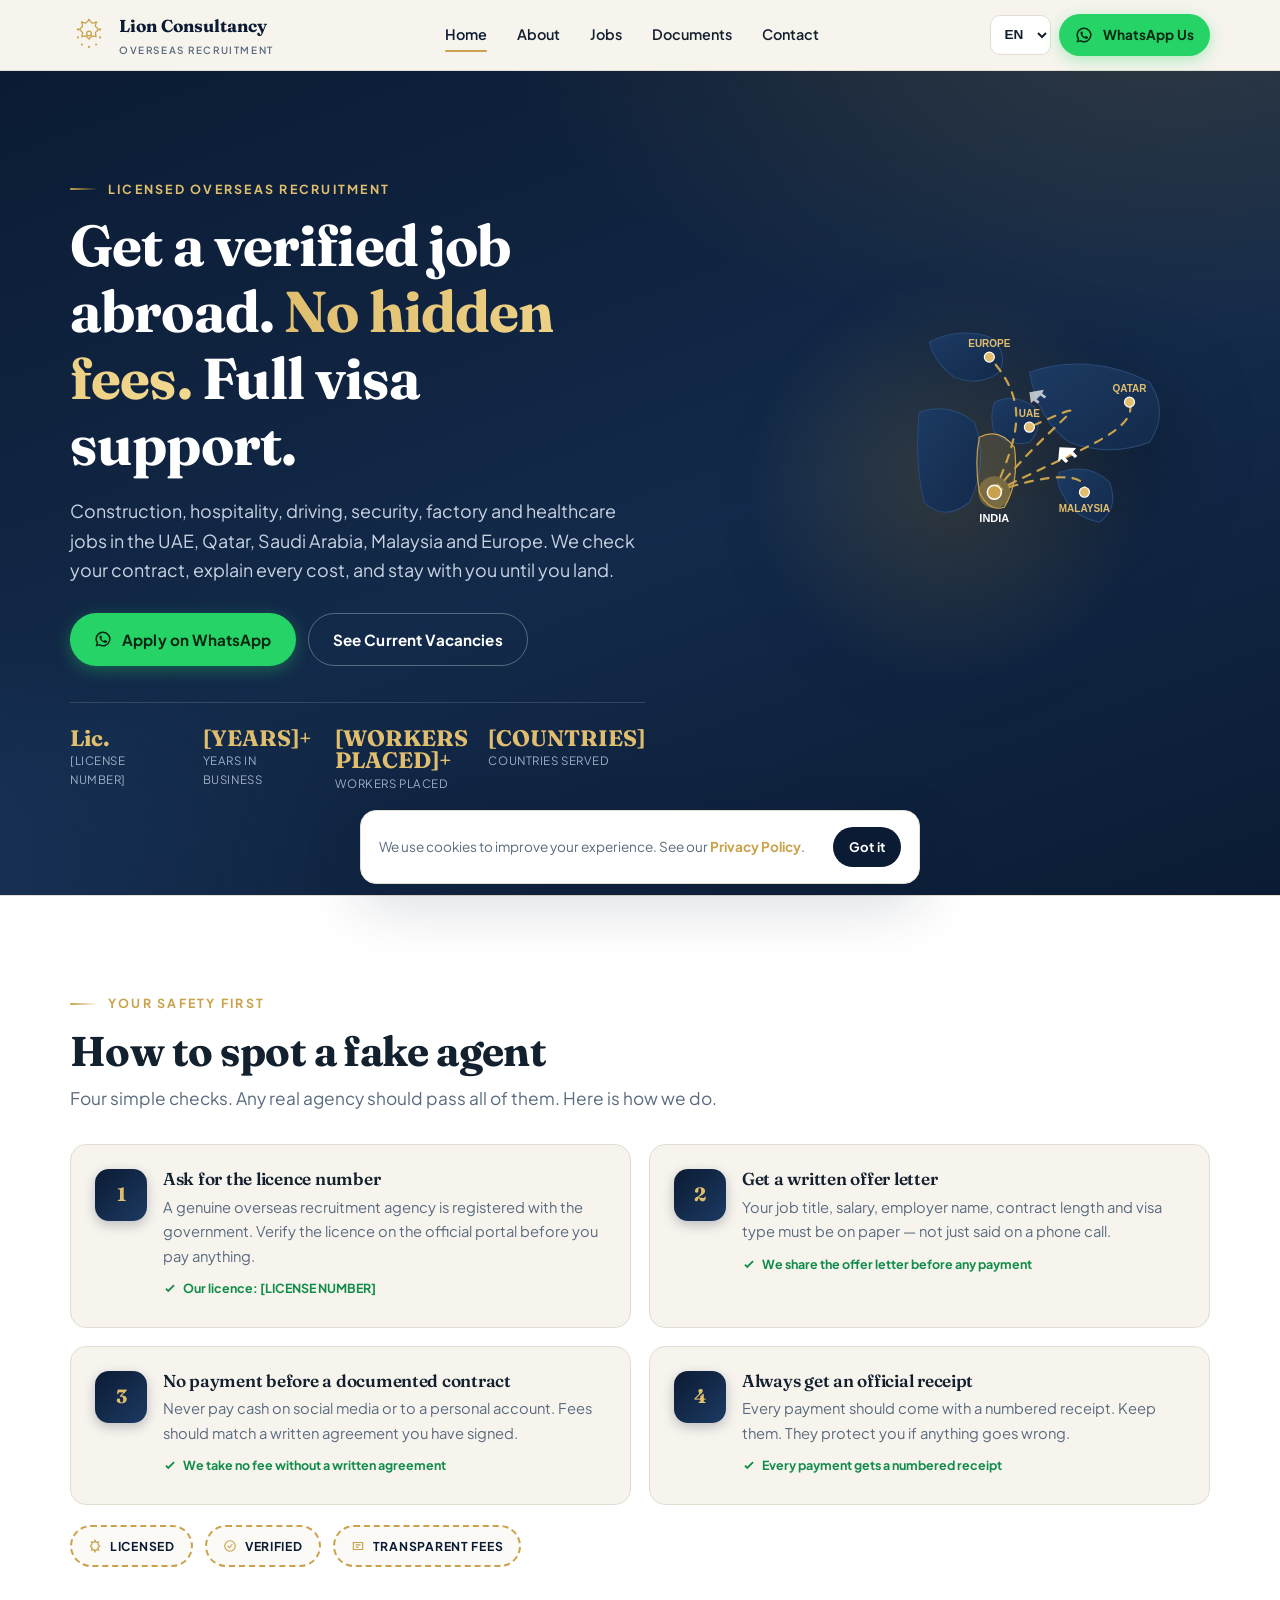
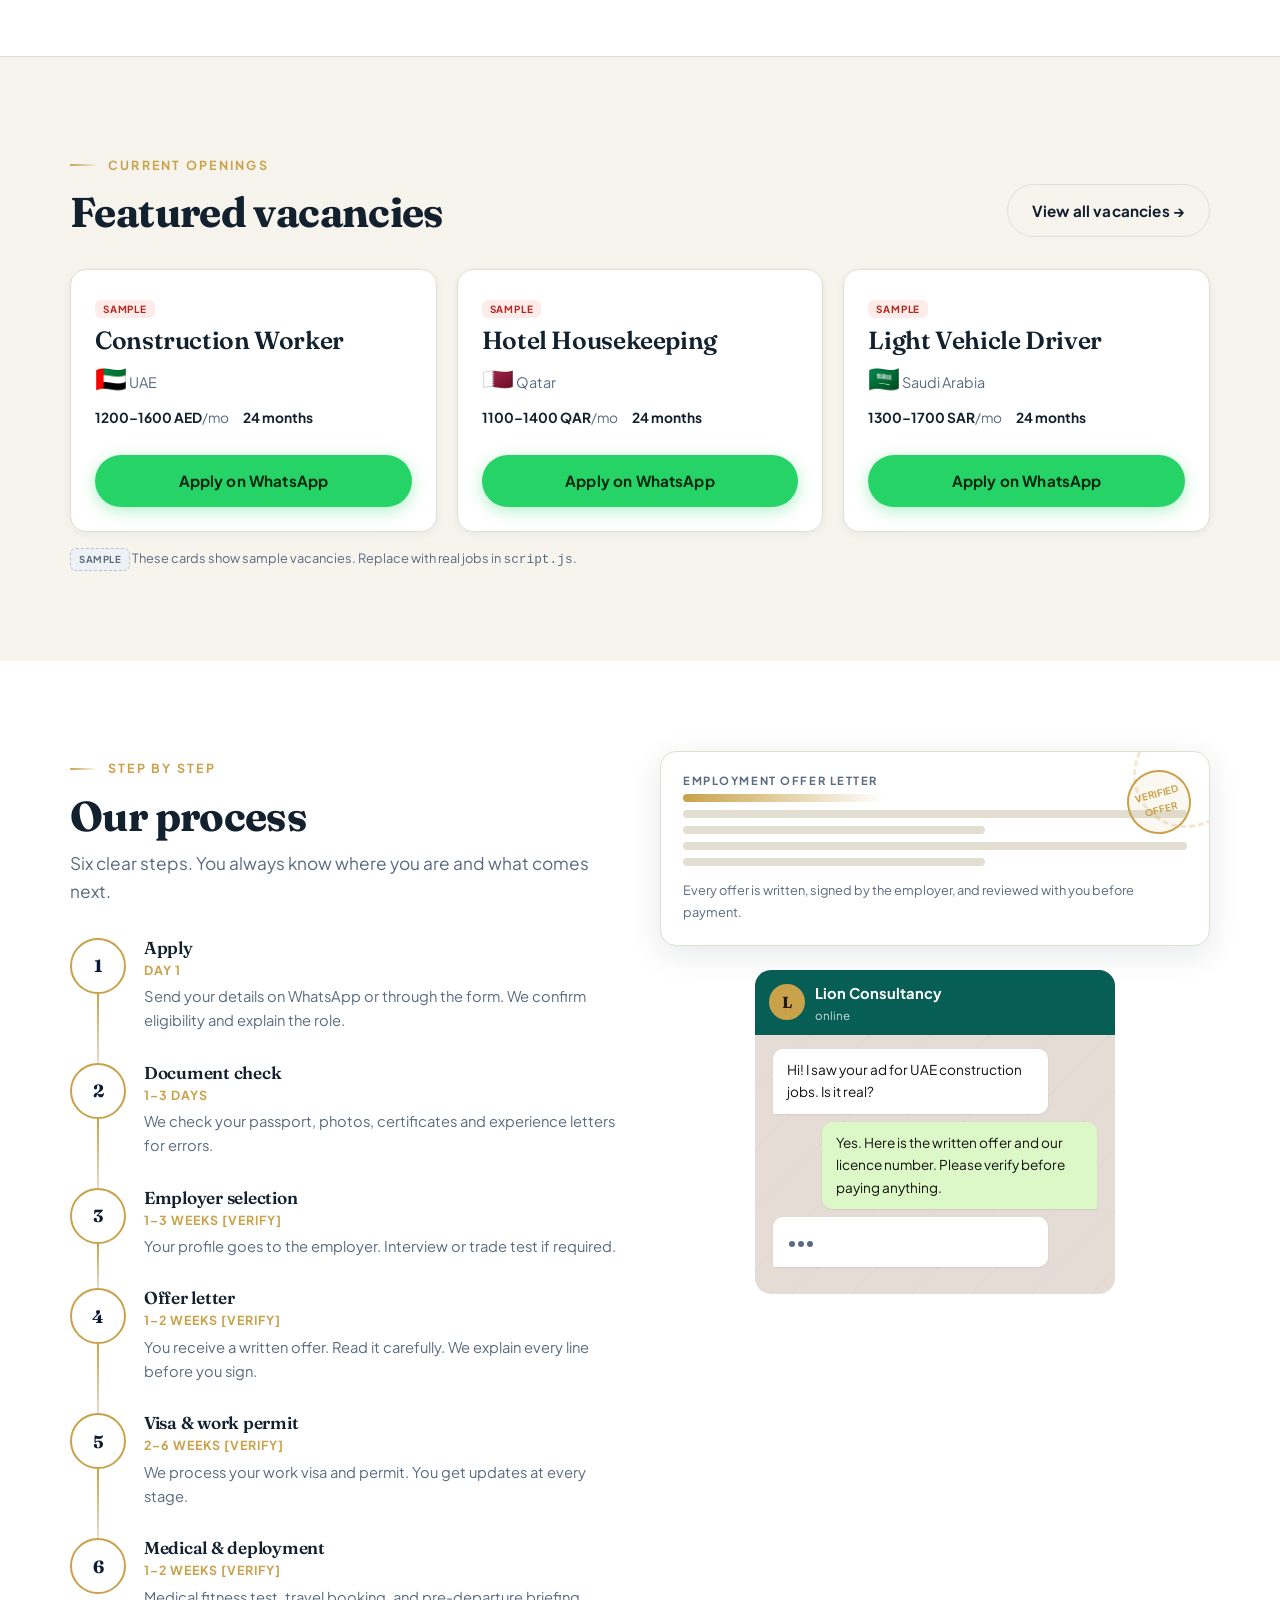
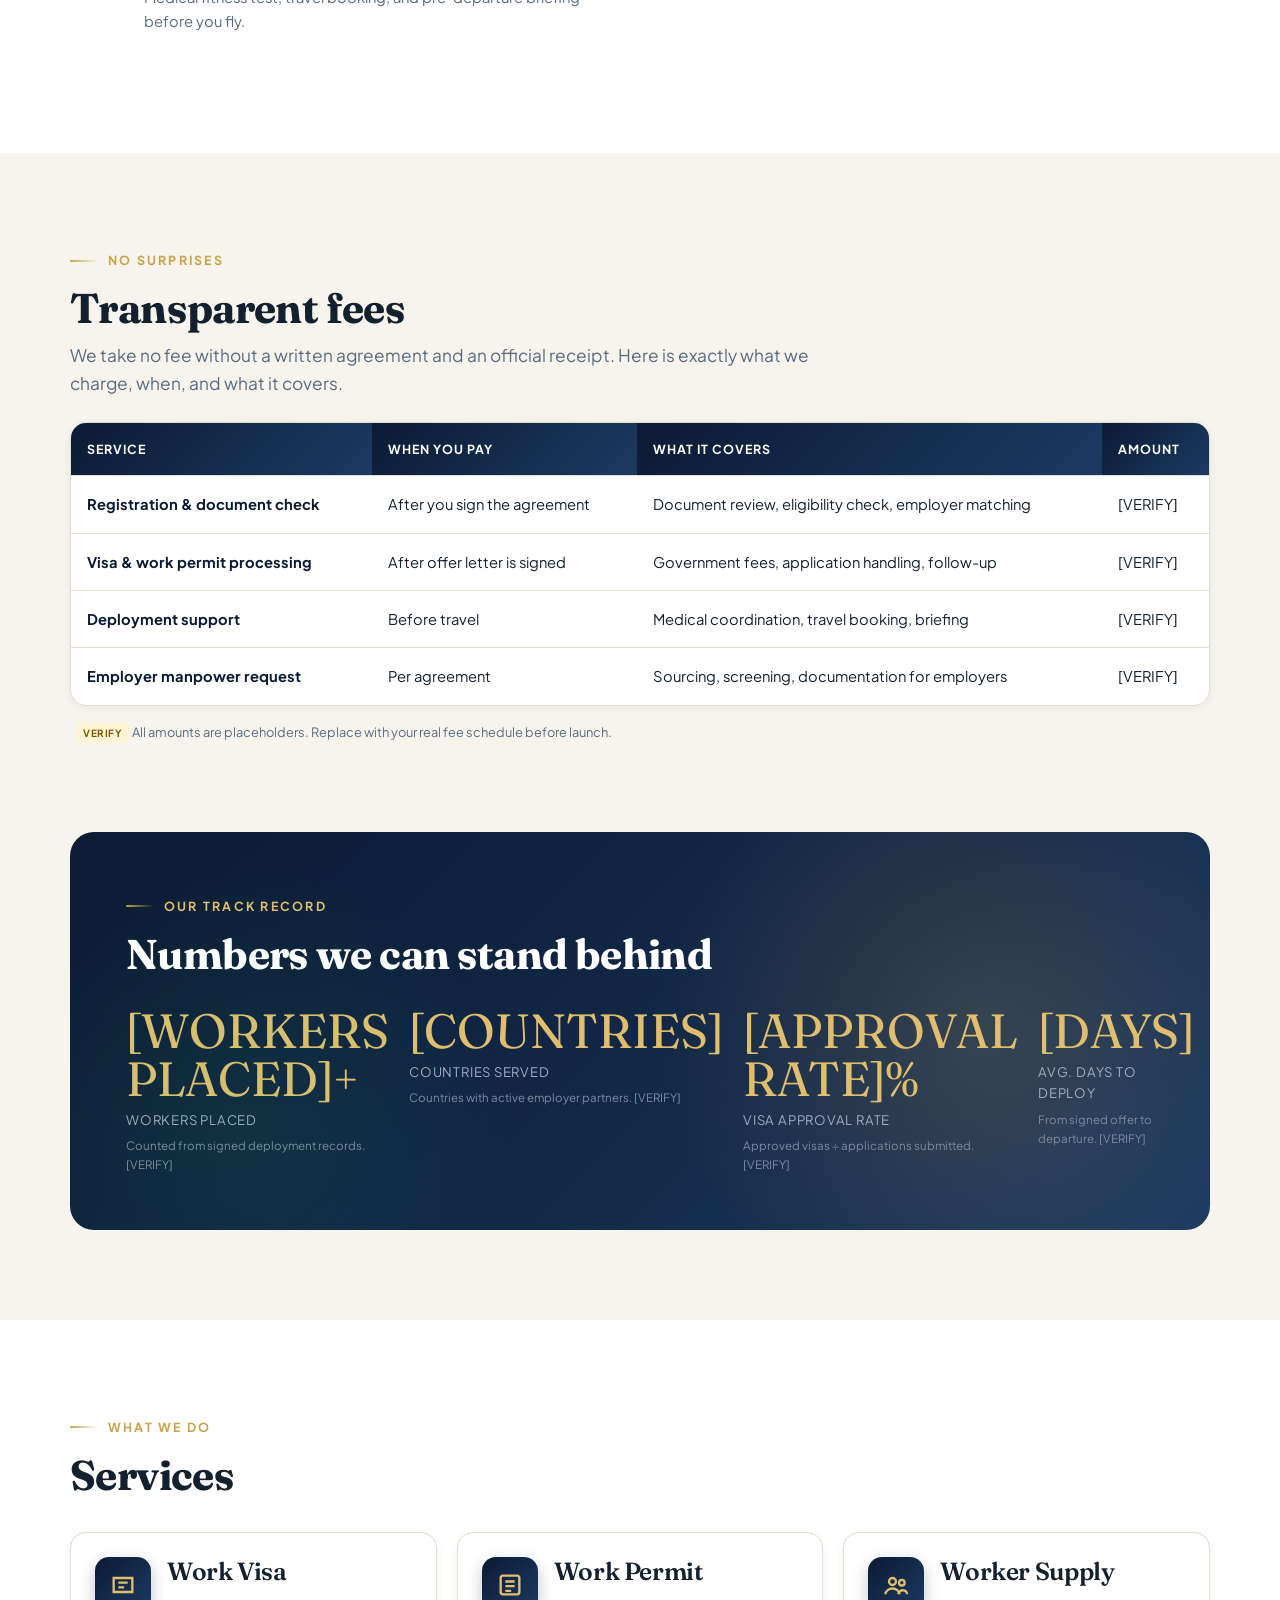
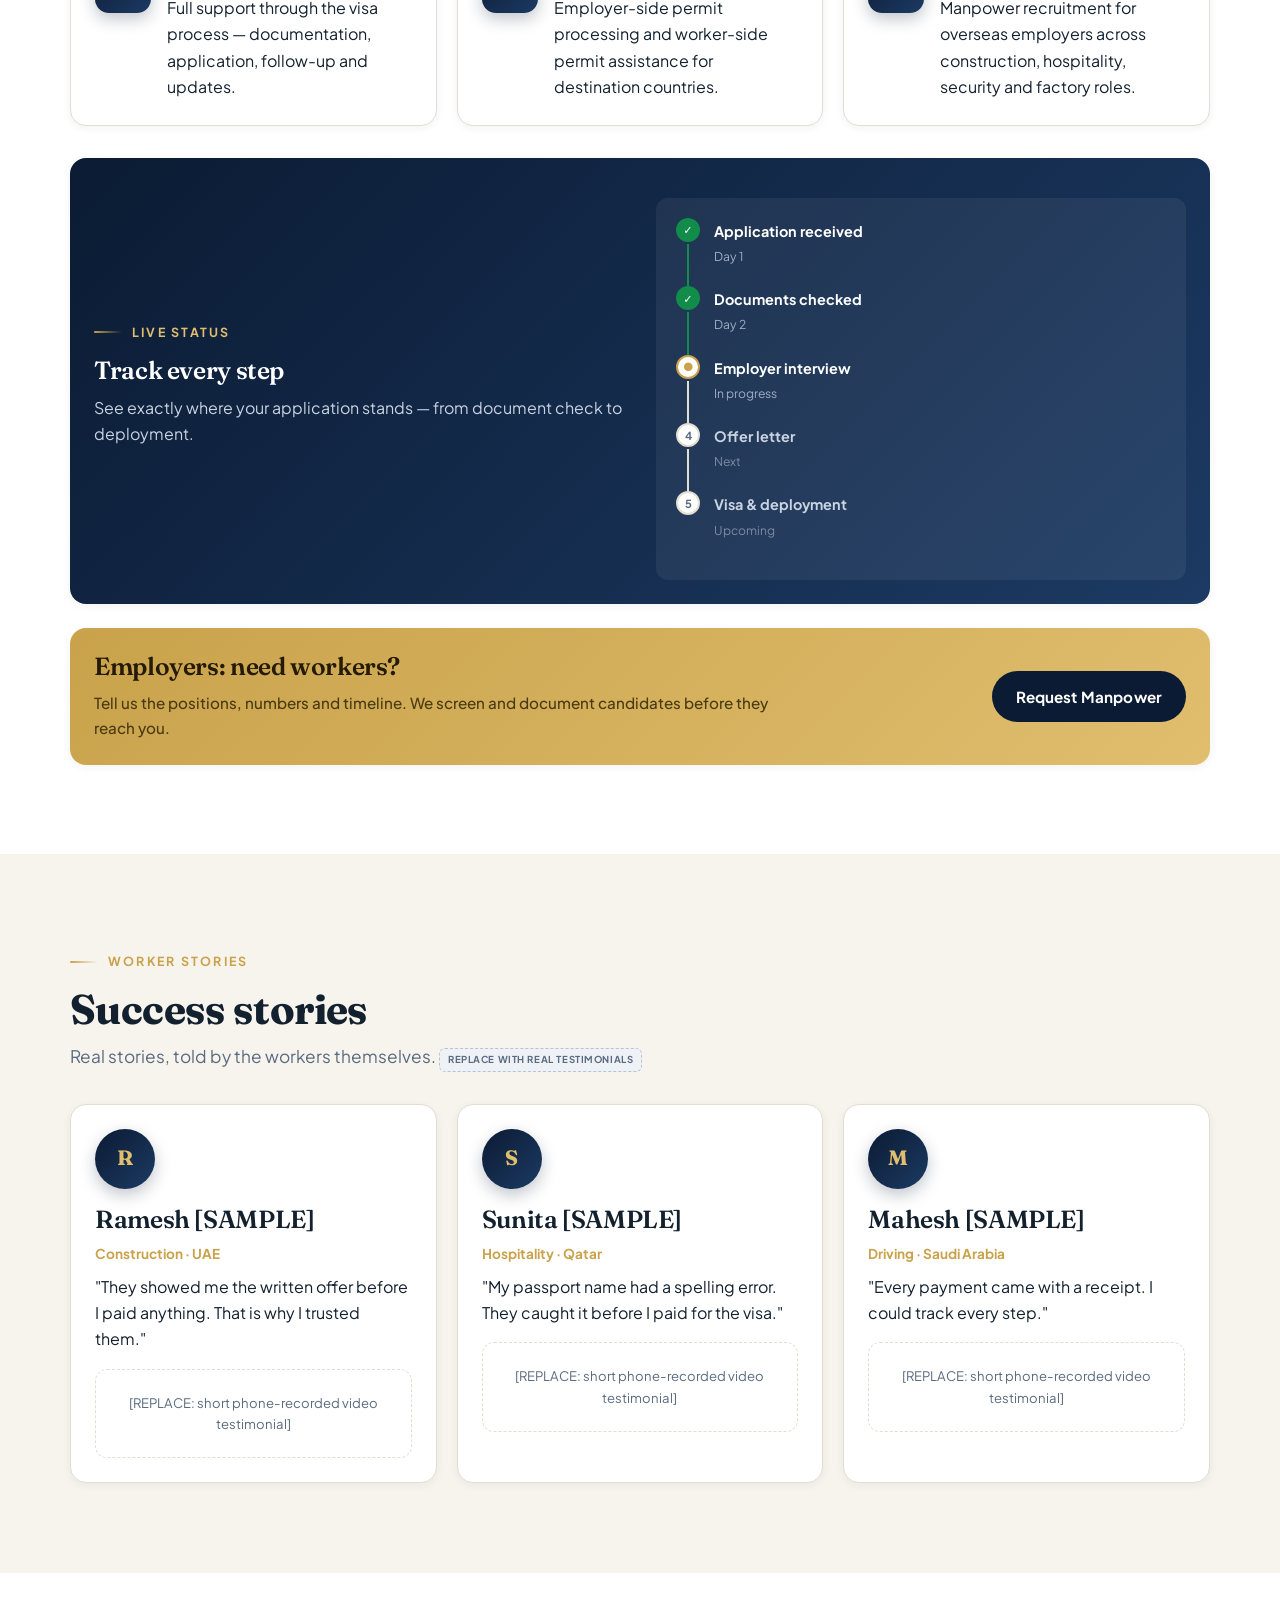
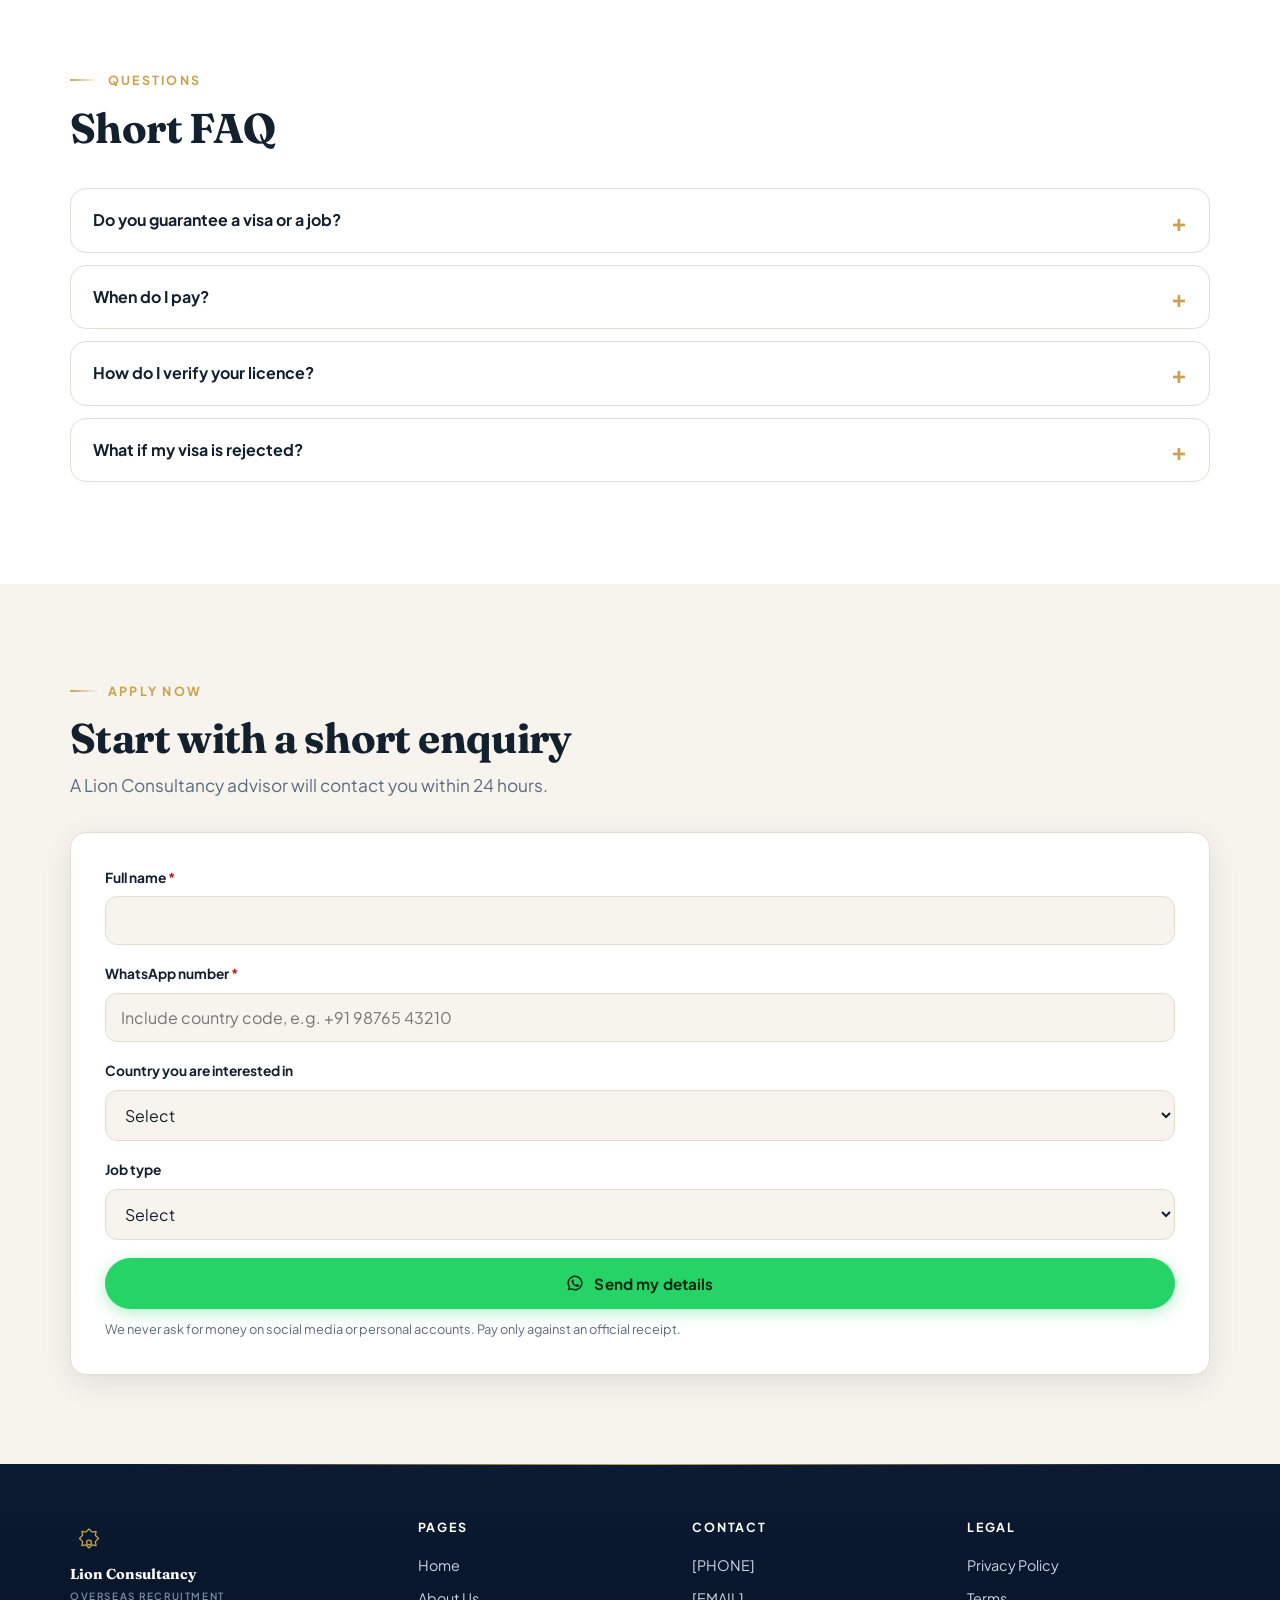
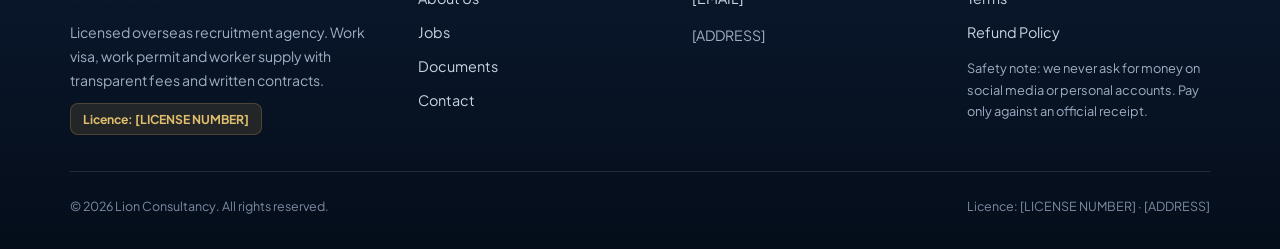
<file: index.html>
<!DOCTYPE html>
<html lang="en">
<head>
<meta charset="UTF-8">
<meta name="viewport" content="width=device-width, initial-scale=1">
<title>Lion Consultancy — Verified Jobs Abroad, No Hidden Fees, Full Visa Support</title>
<meta name="description" content="Lion Consultancy is a licensed overseas recruitment agency helping job seekers get verified jobs in UAE, Qatar, Saudi Arabia, Malaysia and Europe. Transparent fees, written contracts, full visa support.">
<meta property="og:title" content="Lion Consultancy — Verified Jobs Abroad">
<meta property="og:description" content="Work visa, work permit and manpower support with transparent fees and written contracts.">
<meta property="og:type" content="website">
<meta property="og:url" content="https://example.com/">
<link rel="preconnect" href="https://fonts.googleapis.com">
<link rel="preconnect" href="https://fonts.gstatic.com" crossorigin>
<link href="https://fonts.googleapis.com/css2?family=Fraunces:wght@600;700&family=Plus+Jakarta+Sans:wght@400;500;600;700&display=swap" rel="stylesheet">
<link rel="stylesheet" href="style.css">
<link rel="icon" type="image/svg+xml" href="data:image/svg+xml,%3Csvg xmlns='http://www.w3.org/2000/svg' viewBox='0 0 32 32'%3E%3Crect width='32' height='32' rx='8' fill='%230B1B33'/%3E%3Cpath d='M16 6l3 3 4-1-1 4 2 3-2 3-4-1-2 3-2-3-4 1 1-4-2-3 2-3 4 1z' fill='%23C9A24B'/%3E%3C/svg%3E">
<!-- META PIXEL PLACEHOLDER — paste pixel base code here -->
<script>
/* META PIXEL base code placeholder
   !function(f,b,e,v,n,t,s){...}(window,document,'script','https://connect.facebook.net/en_US/fbevents.js');
   fbq('init','[PIXEL_ID]'); fbq('track','PageView');
*/
</script>
<script type="application/ld+json">
{
  "@context":"https://schema.org","@type":"Organization","name":"Lion Consultancy",
  "description":"Licensed overseas recruitment agency: work visa, work permit, worker supply.",
  "url":"https://example.com/","telephone":"[PHONE]","email":"[EMAIL]",
  "address":{"@type":"PostalAddress","streetAddress":"[ADDRESS]"}
}
</script>
<script type="application/ld+json">
{
  "@context":"https://schema.org","@type":"LocalBusiness","name":"Lion Consultancy",
  "image":"https://example.com/og.jpg","telephone":"[PHONE]","email":"[EMAIL]",
  "address":{"@type":"PostalAddress","streetAddress":"[ADDRESS]"},
  "openingHours":"Mo-Fr 09:00-18:00"
}
</script>
</head>
<body>

<!-- ============ HEADER ============ -->
<header class="site-header">
  <div class="header-inner">
    <a class="brand" href="index.html" aria-label="Lion Consultancy home">
      <svg viewBox="0 0 48 48" aria-hidden="true" role="img">
        <g fill="none" stroke="currentColor" stroke-width="1.6" stroke-linejoin="round">
          <path d="M24 5l4 4 5-1-1 5 4 4-4 4 1 5-5-1-4 4-4-4-5 1 1-5-4-4 4-4-1-5 5 1z"/>
          <circle cx="24" cy="22" r="3"/>
        </g>
        <g fill="currentColor"><circle cx="24" cy="5" r="1.4"/><circle cx="33" cy="8" r="1.4"/><circle cx="38" cy="17" r="1.4"/><circle cx="38" cy="27" r="1.4"/><circle cx="33" cy="36" r="1.4"/><circle cx="24" cy="39" r="1.4"/><circle cx="15" cy="36" r="1.4"/><circle cx="10" cy="27" r="1.4"/><circle cx="10" cy="17" r="1.4"/><circle cx="15" cy="8" r="1.4"/></g>
      </svg>
      <div>Lion Consultancy<small>Overseas Recruitment</small></div>
    </a>

    <nav class="nav-desktop" aria-label="Primary">
      <a href="index.html">Home</a>
      <a href="about.html">About</a>
      <a href="jobs.html">Jobs</a>
      <a href="documents.html">Documents</a>
      <a href="contact.html">Contact</a>
    </nav>

    <div class="header-actions">
      <select id="lang" class="lang-select" aria-label="Language">
        <option value="en">EN</option><option value="hi">हिं</option><option value="gu">ગુ</option>
      </select>
      <a class="btn btn-wa" data-wa="Hello Lion Consultancy, I want to apply for a job abroad. Please guide me." href="#" aria-label="WhatsApp Us">
        <svg viewBox="0 0 24 24" fill="currentColor" aria-hidden="true"><path d="M12 2a10 10 0 0 0-8.5 15.3L2 22l4.8-1.5A10 10 0 1 0 12 2zm0 18a8 8 0 0 1-4.1-1.1l-.3-.2-2.8.9.9-2.7-.2-.3A8 8 0 1 1 12 20zm4.4-6c-.2-.1-1.4-.7-1.6-.8-.2-.1-.4-.1-.5.1-.2.2-.6.8-.7 1-.1.2-.3.2-.5.1-.2-.1-1-.4-1.9-1.2-.7-.6-1.2-1.4-1.3-1.6-.1-.2 0-.4.1-.5l.4-.5c.1-.2.1-.3.2-.5 0-.2 0-.3-.1-.5-.1-.2-.5-1.4-.7-1.9-.2-.5-.4-.4-.5-.4h-.4c-.2 0-.5.1-.7.3-.2.2-.9.9-.9 2.2s.9 2.5 1 2.7c.1.2 1.8 2.8 4.4 3.9.6.3 1.1.4 1.5.5.6.2 1.2.2 1.6.1.5-.1 1.4-.6 1.6-1.1.2-.6.2-1 .1-1.1-.1-.1-.2-.2-.4-.3z"/></svg>
        <span data-i18n="wa">WhatsApp Us</span>
      </a>
      <button class="menu-toggle" aria-label="Open menu" aria-expanded="false" aria-controls="mobile-menu">
        <svg viewBox="0 0 24 24" fill="none" stroke="currentColor" stroke-width="2" stroke-linecap="round"><path d="M4 7h16M4 12h16M4 17h16"/></svg>
      </button>
    </div>
  </div>
  <div class="mobile-menu" id="mobile-menu">
    <nav aria-label="Mobile">
      <a href="index.html">Home</a>
      <a href="about.html">About Us</a>
      <a href="jobs.html">Jobs</a>
      <a href="documents.html">Documents</a>
      <a href="contact.html">Contact</a>
    </nav>
  </div>
</header>

<main>

<!-- ============ HERO ============ -->
<section class="hero">
  <div class="hero-particles" aria-hidden="true"></div>
  <div class="container hero-grid">
    <div>
      <span class="eyebrow">Licensed overseas recruitment</span>
      <h1>Get a verified job abroad. <em>No hidden fees.</em> Full visa support.</h1>
      <p class="lead">Construction, hospitality, driving, security, factory and healthcare jobs in the UAE, Qatar, Saudi Arabia, Malaysia and Europe. We check your contract, explain every cost, and stay with you until you land.</p>
      <div class="hero-ctas">
        <a class="btn btn-wa" data-wa="Hello Lion Consultancy, I want to apply for a job abroad. Please check my eligibility and guide me." href="#">
          <svg viewBox="0 0 24 24" fill="currentColor" aria-hidden="true"><path d="M12 2a10 10 0 0 0-8.5 15.3L2 22l4.8-1.5A10 10 0 1 0 12 2zm0 18a8 8 0 0 1-4.1-1.1l-.3-.2-2.8.9.9-2.7-.2-.3A8 8 0 1 1 12 20zm4.4-6c-.2-.1-1.4-.7-1.6-.8-.2-.1-.4-.1-.5.1-.2.2-.6.8-.7 1-.1.2-.3.2-.5.1-.2-.1-1-.4-1.9-1.2-.7-.6-1.2-1.4-1.3-1.6-.1-.2 0-.4.1-.5l.4-.5c.1-.2.1-.3.2-.5 0-.2 0-.3-.1-.5-.1-.2-.5-1.4-.7-1.9-.2-.5-.4-.4-.5-.4h-.4c-.2 0-.5.1-.7.3-.2.2-.9.9-.9 2.2s.9 2.5 1 2.7c.1.2 1.8 2.8 4.4 3.9.6.3 1.1.4 1.5.5.6.2 1.2.2 1.6.1.5-.1 1.4-.6 1.6-1.1.2-.6.2-1 .1-1.1-.1-.1-.2-.2-.4-.3z"/></svg>
          <span data-i18n="apply">Apply on WhatsApp</span>
        </a>
        <a class="btn btn-ghost" href="jobs.html" style="color:#fff;border-color:rgba(255,255,255,.3)">
          <span data-i18n="vac">See Current Vacancies</span>
        </a>
      </div>
      <div class="hero-trust">
        <div><b>Lic.</b><span>[LICENSE NUMBER]</span></div>
        <div><b>[YEARS]+</b><span>Years in business</span></div>
        <div><b>[WORKERS PLACED]+</b><span>Workers placed</span></div>
        <div><b>[COUNTRIES]</b><span>Countries served</span></div>
      </div>
    </div>

    <!-- Rich animated world map illustration -->
    <div class="hero-visual" aria-hidden="true">
      <svg viewBox="0 0 520 420" role="img" aria-label="Animated map showing routes from India to destination countries">
        <defs>
          <radialGradient id="glow" cx="50%" cy="50%" r="50%">
            <stop offset="0" stop-color="#C9A24B" stop-opacity=".6"/>
            <stop offset="1" stop-color="#C9A24B" stop-opacity="0"/>
          </radialGradient>
          <linearGradient id="landGrad" x1="0" y1="0" x2="1" y2="1">
            <stop offset="0" stop-color="#1C3A63"/><stop offset="1" stop-color="#132A4A"/>
          </linearGradient>
        </defs>
        <circle cx="260" cy="210" r="200" fill="url(#glow)" opacity=".3"/>
        <g fill="url(#landGrad)" stroke="#2a4a78" stroke-width="1">
          <path d="M240 70 Q270 55 300 65 Q320 80 310 100 Q290 115 265 105 Q245 90 240 70 Z"/>
          <path d="M230 140 Q260 130 285 150 Q300 190 280 230 Q255 250 235 230 Q225 190 230 140 Z"/>
          <path d="M305 130 Q325 120 345 135 Q355 155 340 170 Q320 175 305 160 Q300 145 305 130 Z"/>
          <path d="M340 100 Q400 80 460 110 Q480 140 460 170 Q420 185 380 170 Q350 150 340 100 Z"/>
          <path d="M370 200 Q400 190 420 210 Q430 235 410 250 Q385 245 375 225 Q365 210 370 200 Z"/>
          <path d="M290 165 Q310 155 325 175 Q330 210 315 235 Q300 240 290 220 Q285 190 290 165 Z" fill="#C9A24B" fill-opacity=".18" stroke="#C9A24B" stroke-width="1.2"/>
        </g>
        <g stroke="#C9A24B" stroke-width="2.2" fill="none" stroke-linecap="round">
          <path class="route-anim" d="M305 220 C 370 140, 420 120, 340 155"/>
          <path class="route-anim" d="M305 220 C 360 200, 400 200, 395 220" style="animation-delay:.3s"/>
          <path class="route-anim" d="M305 220 C 380 180, 450 160, 440 130" style="animation-delay:.6s"/>
          <path class="route-anim" d="M305 220 C 330 160, 340 130, 300 85" style="animation-delay:.9s"/>
        </g>
        <circle class="pulse-dot" cx="305" cy="220" r="16" fill="#C9A24B" opacity=".4"/>
        <circle cx="305" cy="220" r="7" fill="#C9A24B" stroke="#fff" stroke-width="1.5"/>
        <text x="305" y="250" text-anchor="middle" fill="#fff" font-size="11" font-family="sans-serif" font-weight="700">INDIA</text>
        <g font-family="sans-serif" font-size="10" font-weight="700" fill="#E0BE6E">
          <g><circle cx="340" cy="155" r="5" fill="#E0BE6E" stroke="#fff" stroke-width="1.2"/><text x="340" y="145" text-anchor="middle">UAE</text></g>
          <g><circle cx="395" cy="220" r="5" fill="#E0BE6E" stroke="#fff" stroke-width="1.2"/><text x="395" y="240" text-anchor="middle">MALAYSIA</text></g>
          <g><circle cx="440" cy="130" r="5" fill="#E0BE6E" stroke="#fff" stroke-width="1.2"/><text x="440" y="120" text-anchor="middle">QATAR</text></g>
          <g><circle cx="300" cy="85" r="5" fill="#E0BE6E" stroke="#fff" stroke-width="1.2"/><text x="300" y="75" text-anchor="middle">EUROPE</text></g>
        </g>
        <g class="plane" transform="translate(370 175) rotate(-15)" fill="#fff">
          <path d="M0 0l16 5-4 3 3 5-3 1.5-3-5-6 2 2 4-3 1.5-3-5-4 1.5z"/>
        </g>
        <g class="plane" transform="translate(340 120) rotate(-25)" fill="#fff" opacity=".7">
          <path d="M0 0l14 4-3 2.5 2.5 4.5-2.5 1.2-2.5-4.5-5 1.7 1.7 3.5-2.5 1.2-2.5-4.5-3.5 1.2z"/>
        </g>
      </svg>
    </div>
  </div>
</section>

<!-- ============ TRUST STRIP ============ -->
<section class="section scam-strip">
  <div class="container">
    <span class="eyebrow">Your safety first</span>
    <h2>How to spot a fake agent</h2>
    <p class="lead mt-2">Four simple checks. Any real agency should pass all of them. Here is how we do.</p>
    <div class="checks">
      <div class="check-card reveal">
        <div class="num">1</div>
        <div>
          <h3>Ask for the licence number</h3>
          <p>A genuine overseas recruitment agency is registered with the government. Verify the licence on the official portal before you pay anything.</p>
          <span class="ok"><svg viewBox="0 0 24 24" fill="none" stroke="currentColor" stroke-width="3"><path d="M5 13l4 4L19 7"/></svg> Our licence: [LICENSE NUMBER]</span>
        </div>
      </div>
      <div class="check-card reveal" data-delay="1">
        <div class="num">2</div>
        <div>
          <h3>Get a written offer letter</h3>
          <p>Your job title, salary, employer name, contract length and visa type must be on paper — not just said on a phone call.</p>
          <span class="ok"><svg viewBox="0 0 24 24" fill="none" stroke="currentColor" stroke-width="3"><path d="M5 13l4 4L19 7"/></svg> We share the offer letter before any payment</span>
        </div>
      </div>
      <div class="check-card reveal" data-delay="2">
        <div class="num">3</div>
        <div>
          <h3>No payment before a documented contract</h3>
          <p>Never pay cash on social media or to a personal account. Fees should match a written agreement you have signed.</p>
          <span class="ok"><svg viewBox="0 0 24 24" fill="none" stroke="currentColor" stroke-width="3"><path d="M5 13l4 4L19 7"/></svg> We take no fee without a written agreement</span>
        </div>
      </div>
      <div class="check-card reveal" data-delay="3">
        <div class="num">4</div>
        <div>
          <h3>Always get an official receipt</h3>
          <p>Every payment should come with a numbered receipt. Keep them. They protect you if anything goes wrong.</p>
          <span class="ok"><svg viewBox="0 0 24 24" fill="none" stroke="currentColor" stroke-width="3"><path d="M5 13l4 4L19 7"/></svg> Every payment gets a numbered receipt</span>
        </div>
      </div>
    </div>
    <div class="stamps">
      <span class="stamp"><svg viewBox="0 0 24 24" fill="none" stroke="currentColor" stroke-width="2"><path d="M12 2l2 4 4-1-1 4 3 3-3 3 1 4-4-1-2 4-2-4-4 1 1-4-3-3 3-3-1-4 4 1z"/></svg> Licensed</span>
      <span class="stamp"><svg viewBox="0 0 24 24" fill="none" stroke="currentColor" stroke-width="2"><circle cx="12" cy="12" r="9"/><path d="M8 12l3 3 5-6"/></svg> Verified</span>
      <span class="stamp"><svg viewBox="0 0 24 24" fill="none" stroke="currentColor" stroke-width="2"><path d="M4 6h16v12H4z"/><path d="M8 10h8M8 14h5"/></svg> Transparent Fees</span>
    </div>
  </div>
</section>

<!-- ============ FEATURED VACANCIES ============ -->
<section class="section">
  <div class="container">
    <div style="display:flex;justify-content:space-between;align-items:end;gap:16px;flex-wrap:wrap">
      <div><span class="eyebrow">Current openings</span><h2>Featured vacancies</h2></div>
      <a href="jobs.html" class="btn btn-ghost">View all vacancies →</a>
    </div>
    <div class="grid grid-3 mt-8" id="featured-jobs"></div>
    <p class="form-note mt-4"><span class="badge-placeholder">Sample</span> These cards show sample vacancies. Replace with real jobs in <code>script.js</code>.</p>
  </div>
</section>

<!-- ============ PROCESS + MOCKUPS ============ -->
<section class="section" style="background:var(--paper)">
  <div class="container">
    <div class="grid grid-2" style="align-items:start;gap:40px">
      <div>
        <span class="eyebrow">Step by step</span>
        <h2>Our process</h2>
        <p class="lead mt-2">Six clear steps. You always know where you are and what comes next.</p>
        <div class="timeline mt-8">
          <div class="step reveal"><div class="dot">1</div><div><h3>Apply</h3><div class="time">Day 1</div><p>Send your details on WhatsApp or through the form. We confirm eligibility and explain the role.</p></div></div>
          <div class="step reveal"><div class="dot">2</div><div><h3>Document check</h3><div class="time">1–3 days</div><p>We check your passport, photos, certificates and experience letters for errors.</p></div></div>
          <div class="step reveal"><div class="dot">3</div><div><h3>Employer selection</h3><div class="time">1–3 weeks [VERIFY]</div><p>Your profile goes to the employer. Interview or trade test if required.</p></div></div>
          <div class="step reveal"><div class="dot">4</div><div><h3>Offer letter</h3><div class="time">1–2 weeks [VERIFY]</div><p>You receive a written offer. Read it carefully. We explain every line before you sign.</p></div></div>
          <div class="step reveal"><div class="dot">5</div><div><h3>Visa &amp; work permit</h3><div class="time">2–6 weeks [VERIFY]</div><p>We process your work visa and permit. You get updates at every stage.</p></div></div>
          <div class="step reveal"><div class="dot">6</div><div><h3>Medical &amp; deployment</h3><div class="time">1–2 weeks [VERIFY]</div><p>Medical fitness test, travel booking, and pre-departure briefing before you fly.</p></div></div>
        </div>
      </div>

      <div style="display:grid;gap:24px">
        <!-- Offer letter mockup -->
        <div class="offer-mockup reveal">
          <div class="stamp-badge">Verified<br>Offer</div>
          <h4>Employment Offer Letter</h4>
          <div class="line gold"></div>
          <div class="line"></div>
          <div class="line short"></div>
          <div class="line"></div>
          <div class="line short"></div>
          <p style="font-size:.8rem;color:var(--muted);margin-top:14px">Every offer is written, signed by the employer, and reviewed with you before payment.</p>
        </div>

        <!-- WhatsApp chat mockup -->
        <div class="wa-mockup reveal" data-delay="1">
          <div class="wa-header">
            <div class="avatar">L</div>
            <div><b>Lion Consultancy</b><small>online</small></div>
          </div>
          <div class="wa-bubble bot">Hi! I saw your ad for UAE construction jobs. Is it real?</div>
          <div class="wa-bubble me">Yes. Here is the written offer and our licence number. Please verify before paying anything.</div>
          <div class="wa-bubble typing"><span class="wa-typing"><span></span><span></span><span></span></span></div>
        </div>
      </div>
    </div>
  </div>
</section>

<!-- ============ TRANSPARENT FEES ============ -->
<section class="section">
  <div class="container">
    <span class="eyebrow">No surprises</span>
    <h2>Transparent fees</h2>
    <p class="lead mt-2">We take no fee without a written agreement and an official receipt. Here is exactly what we charge, when, and what it covers.</p>
    <div class="table-wrap mt-6">
      <table>
        <thead><tr><th>Service</th><th>When you pay</th><th>What it covers</th><th>Amount</th></tr></thead>
        <tbody>
          <tr><td><b>Registration &amp; document check</b></td><td>After you sign the agreement</td><td>Document review, eligibility check, employer matching</td><td>[VERIFY]</td></tr>
          <tr><td><b>Visa &amp; work permit processing</b></td><td>After offer letter is signed</td><td>Government fees, application handling, follow-up</td><td>[VERIFY]</td></tr>
          <tr><td><b>Deployment support</b></td><td>Before travel</td><td>Medical coordination, travel booking, briefing</td><td>[VERIFY]</td></tr>
          <tr><td><b>Employer manpower request</b></td><td>Per agreement</td><td>Sourcing, screening, documentation for employers</td><td>[VERIFY]</td></tr>
        </tbody>
      </table>
    </div>
    <p class="form-note mt-4"><span class="verify-tag">Verify</span> All amounts are placeholders. Replace with your real fee schedule before launch.</p>
  </div>
</section>

<!-- ============ METRICS ============ -->
<section class="section" style="padding-top:0">
  <div class="container">
    <div class="metrics reveal">
      <span class="eyebrow" style="color:var(--gold-2)">Our track record</span>
      <h2>Numbers we can stand behind</h2>
      <div class="grid grid-4">
        <div class="metric"><div class="num" data-count="[WORKERS PLACED]" data-suffix="+">[WORKERS PLACED]+</div><div class="label">Workers placed</div><div class="note">Counted from signed deployment records. [VERIFY]</div></div>
        <div class="metric"><div class="num" data-count="[COUNTRIES]">[COUNTRIES]</div><div class="label">Countries served</div><div class="note">Countries with active employer partners. [VERIFY]</div></div>
        <div class="metric"><div class="num" data-count="[APPROVAL RATE]" data-suffix="%">[APPROVAL RATE]%</div><div class="label">Visa approval rate</div><div class="note">Approved visas ÷ applications submitted. [VERIFY]</div></div>
        <div class="metric"><div class="num" data-count="[DAYS]">[DAYS]</div><div class="label">Avg. days to deploy</div><div class="note">From signed offer to departure. [VERIFY]</div></div>
      </div>
    </div>
  </div>
</section>

<!-- ============ SERVICES ============ -->
<section class="section" style="background:var(--paper)">
  <div class="container">
    <span class="eyebrow">What we do</span>
    <h2>Services</h2>
    <div class="grid grid-3 mt-8">
      <div class="card reveal">
        <div class="service">
          <div class="icon"><svg viewBox="0 0 24 24" fill="none" stroke="currentColor" stroke-width="2"><path d="M4 6h16v12H4z"/><path d="M8 10h8M8 14h5"/></svg></div>
          <div><h3>Work Visa</h3><p>Full support through the visa process — documentation, application, follow-up and updates.</p></div>
        </div>
      </div>
      <div class="card reveal" data-delay="1">
        <div class="service">
          <div class="icon"><svg viewBox="0 0 24 24" fill="none" stroke="currentColor" stroke-width="2"><rect x="4" y="4" width="16" height="16" rx="2"/><path d="M8 9h8M8 13h8M8 17h5"/></svg></div>
          <div><h3>Work Permit</h3><p>Employer-side permit processing and worker-side permit assistance for destination countries.</p></div>
        </div>
      </div>
      <div class="card reveal" data-delay="2">
        <div class="service">
          <div class="icon"><svg viewBox="0 0 24 24" fill="none" stroke="currentColor" stroke-width="2"><circle cx="9" cy="9" r="3"/><circle cx="17" cy="10" r="2.4"/><path d="M3 20c0-3 3-5 6-5s6 2 6 5M14 20c0-2 2-3.5 4-3.5s3.5 1.5 3.5 3.5"/></svg></div>
          <div><h3>Worker Supply</h3><p>Manpower recruitment for overseas employers across construction, hospitality, security and factory roles.</p></div>
        </div>
      </div>
    </div>

    <!-- Application status tracker mockup -->
    <div class="card mt-8" style="background:linear-gradient(135deg,var(--navy),var(--navy-3));color:#fff;border:none">
      <div class="grid grid-2" style="gap:32px;align-items:center">
        <div>
          <span class="eyebrow" style="color:var(--gold-2)">Live status</span>
          <h3 style="color:#fff">Track every step</h3>
          <p style="color:#C9D3E2;margin-top:8px">See exactly where your application stands — from document check to deployment.</p>
        </div>
        <div class="tracker" style="background:rgba(255,255,255,.06);padding:20px;border-radius:12px">
          <div class="tracker-step done"><div class="tick">✓</div><div><b style="color:#fff">Application received</b><small style="color:#9FAEC4">Day 1</small></div></div>
          <div class="tracker-step done"><div class="tick">✓</div><div><b style="color:#fff">Documents checked</b><small style="color:#9FAEC4">Day 2</small></div></div>
          <div class="tracker-step active"><div class="tick">●</div><div><b style="color:#fff">Employer interview</b><small style="color:#9FAEC4">In progress</small></div></div>
          <div class="tracker-step"><div class="tick">4</div><div><b style="color:#C9D3E2">Offer letter</b><small style="color:#7d8ba1">Next</small></div></div>
          <div class="tracker-step"><div class="tick">5</div><div><b style="color:#C9D3E2">Visa &amp; deployment</b><small style="color:#7d8ba1">Upcoming</small></div></div>
        </div>
      </div>
    </div>

    <!-- Employer CTA -->
    <div class="card mt-6" style="background:linear-gradient(135deg,var(--gold),var(--gold-2));color:#241a05;border:none">
      <div style="display:flex;justify-content:space-between;align-items:center;gap:18px;flex-wrap:wrap">
        <div>
          <h3 style="color:#241a05">Employers: need workers?</h3>
          <p style="color:#4a3a10;margin-top:4px;font-size:.95rem;font-weight:500">Tell us the positions, numbers and timeline. We screen and document candidates before they reach you.</p>
        </div>
        <a class="btn btn-navy" href="contact.html#employers">Request Manpower</a>
      </div>
    </div>
  </div>
</section>

<!-- ============ STORIES ============ -->
<section class="section">
  <div class="container">
    <span class="eyebrow">Worker stories</span>
    <h2>Success stories</h2>
    <p class="lead mt-2">Real stories, told by the workers themselves. <span class="badge-placeholder">Replace with real testimonials</span></p>
    <div class="grid grid-3 mt-8">
      <div class="card reveal">
        <div style="width:60px;height:60px;border-radius:50%;background:linear-gradient(135deg,var(--navy),var(--navy-3));color:var(--gold-2);display:grid;place-items:center;font-family:var(--font-display);font-weight:700;font-size:1.3rem;box-shadow:0 6px 16px rgba(11,27,51,.25)">R</div>
        <h3 class="mt-4">Ramesh [SAMPLE]</h3>
        <p style="color:var(--gold);font-weight:700;font-size:.85rem">Construction · UAE</p>
        <p class="mt-2">"They showed me the written offer before I paid anything. That is why I trusted them."</p>
        <div class="mt-4" style="border:1px dashed var(--line);border-radius:12px;padding:22px;text-align:center;color:var(--muted);font-size:.82rem">[REPLACE: short phone-recorded video testimonial]</div>
      </div>
      <div class="card reveal" data-delay="1">
        <div style="width:60px;height:60px;border-radius:50%;background:linear-gradient(135deg,var(--navy),var(--navy-3));color:var(--gold-2);display:grid;place-items:center;font-family:var(--font-display);font-weight:700;font-size:1.3rem;box-shadow:0 6px 16px rgba(11,27,51,.25)">S</div>
        <h3 class="mt-4">Sunita [SAMPLE]</h3>
        <p style="color:var(--gold);font-weight:700;font-size:.85rem">Hospitality · Qatar</p>
        <p class="mt-2">"My passport name had a spelling error. They caught it before I paid for the visa."</p>
        <div class="mt-4" style="border:1px dashed var(--line);border-radius:12px;padding:22px;text-align:center;color:var(--muted);font-size:.82rem">[REPLACE: short phone-recorded video testimonial]</div>
      </div>
      <div class="card reveal" data-delay="2">
        <div style="width:60px;height:60px;border-radius:50%;background:linear-gradient(135deg,var(--navy),var(--navy-3));color:var(--gold-2);display:grid;place-items:center;font-family:var(--font-display);font-weight:700;font-size:1.3rem;box-shadow:0 6px 16px rgba(11,27,51,.25)">M</div>
        <h3 class="mt-4">Mahesh [SAMPLE]</h3>
        <p style="color:var(--gold);font-weight:700;font-size:.85rem">Driving · Saudi Arabia</p>
        <p class="mt-2">"Every payment came with a receipt. I could track every step."</p>
        <div class="mt-4" style="border:1px dashed var(--line);border-radius:12px;padding:22px;text-align:center;color:var(--muted);font-size:.82rem">[REPLACE: short phone-recorded video testimonial]</div>
      </div>
    </div>
  </div>
</section>

<!-- ============ FAQ ============ -->
<section class="section" style="background:var(--paper)">
  <div class="container" style="display:grid;gap:36px">
    <div><span class="eyebrow">Questions</span><h2>Short FAQ</h2></div>
    <div>
      <details><summary>Do you guarantee a visa or a job?</summary><div class="body">No. We give full support through the process, but final decisions rest with the employer and the immigration authority. Anyone who guarantees a visa is not being honest.</div></details>
      <details><summary>When do I pay?</summary><div class="body">Only after you sign a written agreement. Every payment gets a numbered receipt. Never pay cash on social media or to a personal account.</div></details>
      <details><summary>How do I verify your licence?</summary><div class="body">Ask us for our licence number, or check the official government recruitment portal. Our number is [LICENSE NUMBER] — verify it independently before you pay.</div></details>
      <details><summary>What if my visa is rejected?</summary><div class="body">Our refund policy is [VERIFY]. Government fees are usually non-refundable, but our service fee refund terms are in the written agreement you sign.</div></details>
    </div>
  </div>
</section>

<!-- ============ CTA FORM ============ -->
<section class="section">
  <div class="container" style="display:grid;gap:32px">
    <div>
      <span class="eyebrow">Apply now</span>
      <h2>Start with a short enquiry</h2>
      <p class="lead mt-2">A Lion Consultancy advisor will contact you within 24 hours.</p>
    </div>
    <form class="form-card" data-form="home-enquiry" novalidate>
      <div class="field">
        <label for="h-name">Full name <span class="req">*</span></label>
        <input id="h-name" name="name" type="text" required autocomplete="name">
        <span class="err">Please enter your name.</span>
      </div>
      <div class="field">
        <label for="h-phone">WhatsApp number <span class="req">*</span></label>
        <input id="h-phone" name="phone" type="tel" required inputmode="tel" placeholder="Include country code, e.g. +91 98765 43210">
        <span class="err">Please enter a valid number (8–15 digits).</span>
      </div>
      <div class="field">
        <label for="h-country">Country you are interested in</label>
        <select id="h-country" name="country">
          <option value="">Select</option><option>UAE</option><option>Qatar</option>
          <option>Saudi Arabia</option><option>Malaysia</option><option>Europe</option><option>Other</option>
        </select>
      </div>
      <div class="field">
        <label for="h-job">Job type</label>
        <select id="h-job" name="job">
          <option value="">Select</option><option>Construction</option><option>Hospitality</option>
          <option>Driving</option><option>Security</option><option>Factory</option>
          <option>Healthcare</option><option>Other</option>
        </select>
      </div>
      <button class="btn btn-wa btn-block" type="submit">
        <svg viewBox="0 0 24 24" fill="currentColor" aria-hidden="true"><path d="M12 2a10 10 0 0 0-8.5 15.3L2 22l4.8-1.5A10 10 0 1 0 12 2zm0 18a8 8 0 0 1-4.1-1.1l-.3-.2-2.8.9.9-2.7-.2-.3A8 8 0 1 1 12 20zm4.4-6c-.2-.1-1.4-.7-1.6-.8-.2-.1-.4-.1-.5.1-.2.2-.6.8-.7 1-.1.2-.3.2-.5.1-.2-.1-1-.4-1.9-1.2-.7-.6-1.2-1.4-1.3-1.6-.1-.2 0-.4.1-.5l.4-.5c.1-.2.1-.3.2-.5 0-.2 0-.3-.1-.5-.1-.2-.5-1.4-.7-1.9-.2-.5-.4-.4-.5-.4h-.4c-.2 0-.5.1-.7.3-.2.2-.9.9-.9 2.2s.9 2.5 1 2.7c.1.2 1.8 2.8 4.4 3.9.6.3 1.1.4 1.5.5.6.2 1.2.2 1.6.1.5-.1 1.4-.6 1.6-1.1.2-.6.2-1 .1-1.1-.1-.1-.2-.2-.4-.3z"/></svg>
        Send my details
      </button>
      <p class="form-success" role="status">Thank you! A Lion Consultancy advisor will contact you within 24 hours.</p>
      <p class="form-note">We never ask for money on social media or personal accounts. Pay only against an official receipt.</p>
    </form>
  </div>
</section>

</main>

<!-- ============ FOOTER ============ -->
<footer class="site-footer">
  <div class="container">
    <div class="footer-grid">
      <div>
        <a class="brand" href="index.html" aria-label="Lion Consultancy">
          <svg viewBox="0 0 48 48" aria-hidden="true"><g fill="none" stroke="currentColor" stroke-width="1.6" stroke-linejoin="round"><path d="M24 5l4 4 5-1-1 5 4 4-4 4 1 5-5-1-4 4-4-4-5 1 1-5-4-4 4-4-1-5 5 1z"/><circle cx="24" cy="22" r="3"/></g></svg>
          <div>Lion Consultancy<small>Overseas Recruitment</small></div>
        </a>
        <p class="mt-2">Licensed overseas recruitment agency. Work visa, work permit and worker supply with transparent fees and written contracts.</p>
        <span class="footer-license">Licence: [LICENSE NUMBER]</span>
      </div>
      <div><h4>Pages</h4><a href="index.html">Home</a><a href="about.html">About Us</a><a href="jobs.html">Jobs</a><a href="documents.html">Documents</a><a href="contact.html">Contact</a></div>
      <div><h4>Contact</h4><a data-call href="#">[PHONE]</a><a data-mail href="#">[EMAIL]</a><p class="mt-2">[ADDRESS]</p></div>
      <div><h4>Legal</h4><a href="#">Privacy Policy</a><a href="#">Terms</a><a href="#">Refund Policy</a><p class="mt-2" style="font-size:.8rem">Safety note: we never ask for money on social media or personal accounts. Pay only against an official receipt.</p></div>
    </div>
    <div class="footer-bottom">
      <span>© <span id="yr"></span> Lion Consultancy. All rights reserved.</span>
      <span>Licence: [LICENSE NUMBER] · [ADDRESS]</span>
    </div>
  </div>
</footer>

<div class="mobile-bar">
  <a class="btn btn-navy" data-call href="#"><svg viewBox="0 0 24 24" fill="none" stroke="currentColor" stroke-width="2"><path d="M4 5c0 8 7 15 15 15l2-3-4-3-2 2c-2-1-4-3-5-5l2-2-3-4z"/></svg>Call</a>
  <a class="btn btn-wa" data-wa="Hello Lion Consultancy, I want to apply for a job abroad. Please guide me." href="#"><svg viewBox="0 0 24 24" fill="currentColor"><path d="M12 2a10 10 0 0 0-8.5 15.3L2 22l4.8-1.5A10 10 0 1 0 12 2zm0 18a8 8 0 0 1-4.1-1.1l-.3-.2-2.8.9.9-2.7-.2-.3A8 8 0 1 1 12 20zm4.4-6c-.2-.1-1.4-.7-1.6-.8-.2-.1-.4-.1-.5.1-.2.2-.6.8-.7 1-.1.2-.3.2-.5.1-.2-.1-1-.4-1.9-1.2-.7-.6-1.2-1.4-1.3-1.6-.1-.2 0-.4.1-.5l.4-.5c.1-.2.1-.3.2-.5 0-.2 0-.3-.1-.5-.1-.2-.5-1.4-.7-1.9-.2-.5-.4-.4-.5-.4h-.4c-.2 0-.5.1-.7.3-.2.2-.9.9-.9 2.2s.9 2.5 1 2.7c.1.2 1.8 2.8 4.4 3.9.6.3 1.1.4 1.5.5.6.2 1.2.2 1.6.1.5-.1 1.4-.6 1.6-1.1.2-.6.2-1 .1-1.1-.1-.1-.2-.2-.4-.3z"/></svg>WhatsApp</a>
</div>

<div class="consent" id="consent">
  <span>We use cookies to improve your experience. See our <a href="#" style="color:var(--gold);font-weight:700">Privacy Policy</a>.</span>
  <button class="btn btn-navy" data-consent>Got it</button>
</div>

<script src="script.js"></script>
<script>
document.addEventListener("DOMContentLoaded", ()=>{
  const grid = document.getElementById("featured-jobs");
  if(grid){
    const featured = VACANCIES.slice(0,3);
    grid.innerHTML = featured.map((job, i)=>`
      <article class="card job-card reveal" style="transition-delay:${i*80}ms">
        <div class="job-top"><div>
          <span class="badge-sample">Sample</span>
          <h3 style="margin-top:6px">${job.title}</h3>
          <div style="font-size:.9rem;color:var(--muted)"><span class="flag">${job.flag}</span> ${job.country}</div>
        </div></div>
        <div class="job-meta">
          <span><b>${job.salaryMin}–${job.salaryMax} ${job.currency}</b>/mo</span>
          <span><b>${job.contract}</b></span>
        </div>
        <a class="btn btn-wa btn-block" style="margin-top:14px" href="https://wa.me/${CONFIG.whatsapp}?text=${encodeURIComponent(`Hello Lion Consultancy, I want to apply for: ${job.title} in ${job.country}.`)}" target="_blank" rel="noopener">Apply on WhatsApp</a>
      </article>
    `).join("");
    if(window.initReveal) initReveal();
  }
  document.getElementById("yr").textContent = new Date().getFullYear();
});
</script>
</body>
</html>
</file>
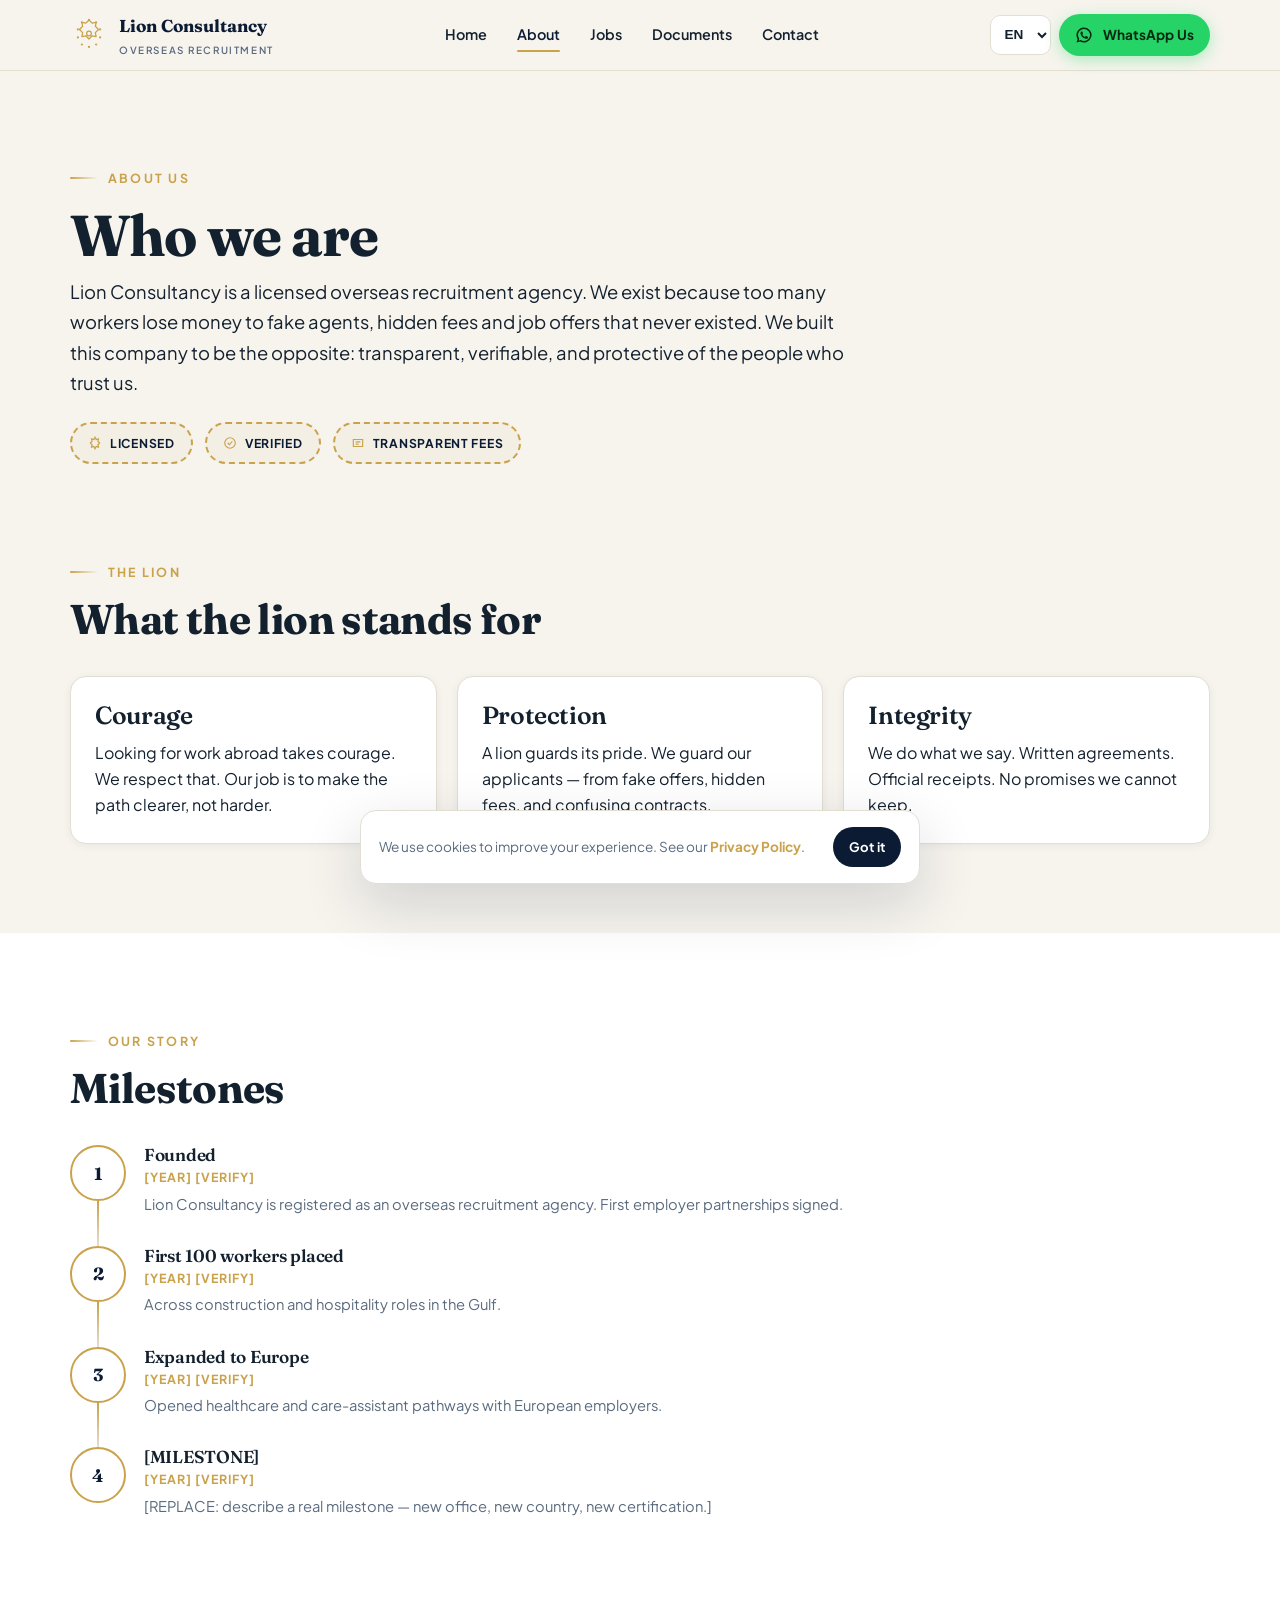
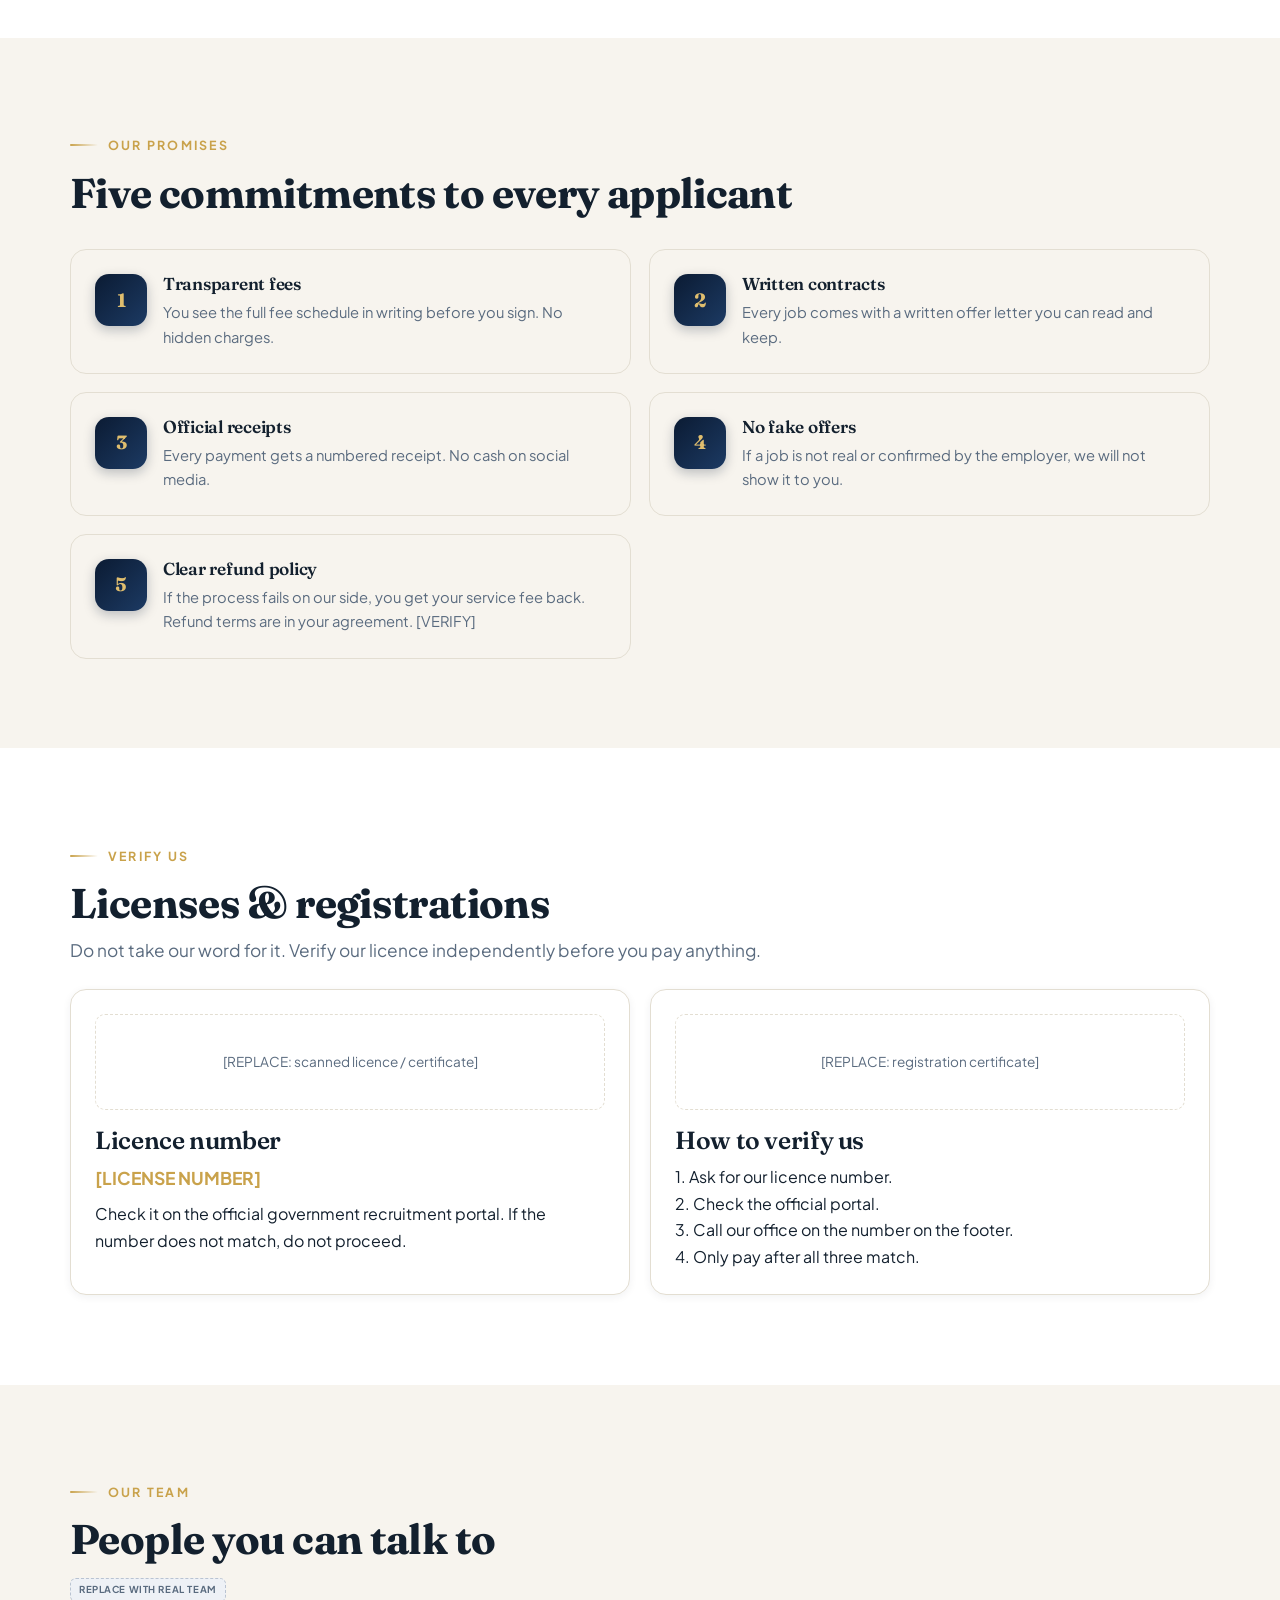
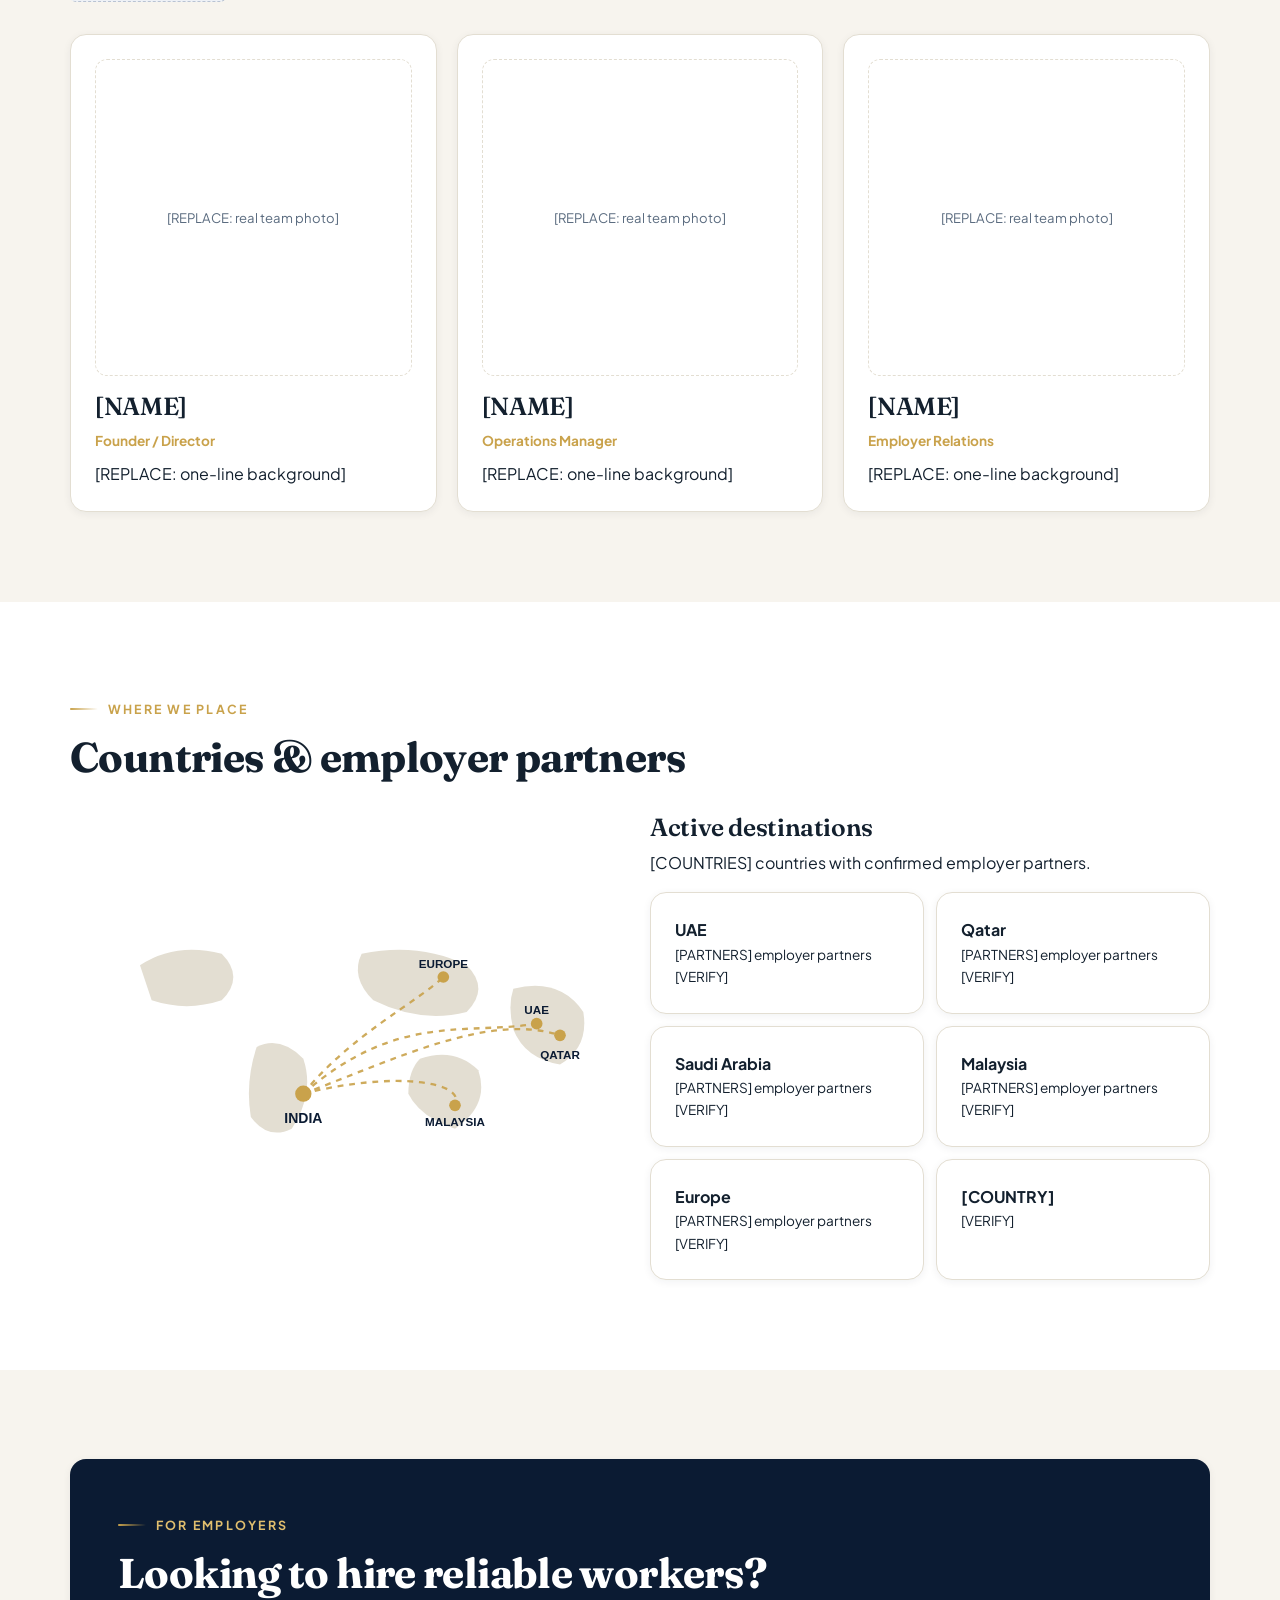
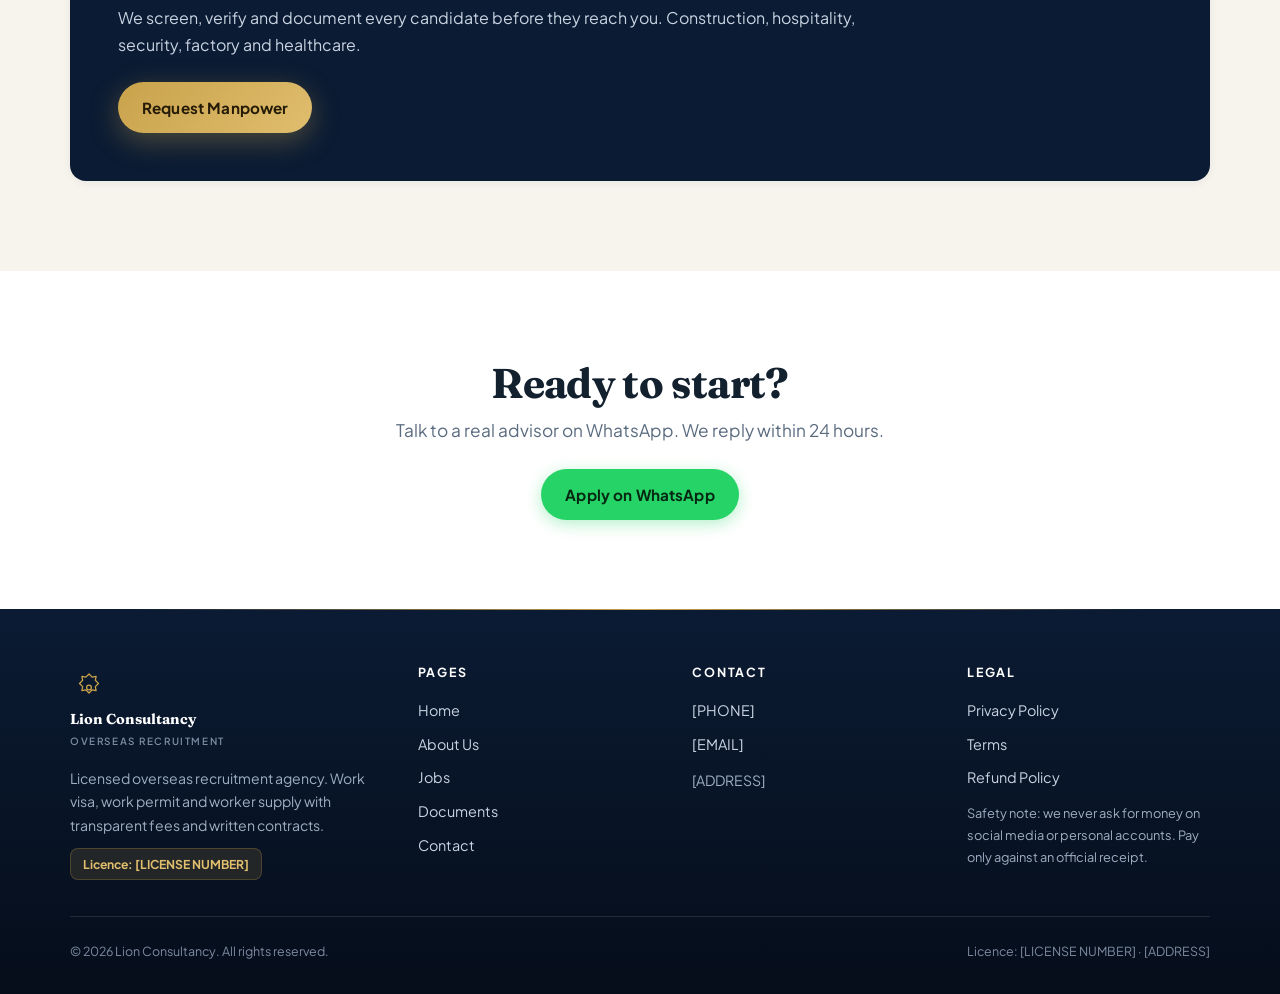
<file: about.html>
<!DOCTYPE html>
<html lang="en">
<head>
<meta charset="UTF-8">
<meta name="viewport" content="width=device-width, initial-scale=1">
<title>About Lion Consultancy — Licensed Overseas Recruitment Agency</title>
<meta name="description" content="Who we are, why we exist, and how we treat applicants. Transparent fees, written contracts, no fake offers. Verify our licence.">
<meta property="og:title" content="About Lion Consultancy">
<meta property="og:description" content="Licensed overseas recruitment agency built on transparency and protection.">
<meta property="og:type" content="website">
<link rel="preconnect" href="https://fonts.googleapis.com">
<link rel="preconnect" href="https://fonts.gstatic.com" crossorigin>
<link href="https://fonts.googleapis.com/css2?family=Fraunces:wght@600;700&family=Plus+Jakarta+Sans:wght@400;500;600;700&display=swap" rel="stylesheet">
<link rel="stylesheet" href="style.css">
<link rel="icon" type="image/svg+xml" href="data:image/svg+xml,%3Csvg xmlns='http://www.w3.org/2000/svg' viewBox='0 0 32 32'%3E%3Crect width='32' height='32' rx='8' fill='%230B1B33'/%3E%3Cpath d='M16 6l3 3 4-1-1 4 2 3-2 3-4-1-2 3-2-3-4 1 1-4-2-3 2-3 4 1z' fill='%23C9A24B'/%3E%3C/svg%3E">
<!-- META PIXEL PLACEHOLDER — paste pixel base code here -->
<script type="application/ld+json">
{
  "@context":"https://schema.org",
  "@type":"Organization",
  "name":"Lion Consultancy",
  "url":"https://example.com/",
  "telephone":"[PHONE]",
  "email":"[EMAIL]",
  "address":{"@type":"PostalAddress","streetAddress":"[ADDRESS]"}
}
</script>
</head>
<body>

<header class="site-header">
  <div class="header-inner">
    <a class="brand" href="index.html" aria-label="Lion Consultancy home">
      <svg viewBox="0 0 48 48" aria-hidden="true" role="img">
        <g fill="none" stroke="currentColor" stroke-width="1.6" stroke-linejoin="round">
          <path d="M24 5l4 4 5-1-1 5 4 4-4 4 1 5-5-1-4 4-4-4-5 1 1-5-4-4 4-4-1-5 5 1z"/>
          <circle cx="24" cy="22" r="3"/>
        </g>
        <g fill="currentColor"><circle cx="24" cy="5" r="1.4"/><circle cx="33" cy="8" r="1.4"/><circle cx="38" cy="17" r="1.4"/><circle cx="38" cy="27" r="1.4"/><circle cx="33" cy="36" r="1.4"/><circle cx="24" cy="39" r="1.4"/><circle cx="15" cy="36" r="1.4"/><circle cx="10" cy="27" r="1.4"/><circle cx="10" cy="17" r="1.4"/><circle cx="15" cy="8" r="1.4"/></g>
      </svg>
      <div>Lion Consultancy<small>Overseas Recruitment</small></div>
    </a>
    <nav class="nav-desktop" aria-label="Primary">
      <a href="index.html">Home</a>
      <a href="about.html">About</a>
      <a href="jobs.html">Jobs</a>
      <a href="documents.html">Documents</a>
      <a href="contact.html">Contact</a>
    </nav>
    <div class="header-actions">
      <select id="lang" class="lang-select" aria-label="Language">
        <option value="en">EN</option>
        <option value="hi">हिं</option>
        <option value="gu">ગુ</option>
      </select>
      <a class="btn btn-wa" data-wa="Hello Lion Consultancy, I want to apply for a job abroad. Please guide me." href="#" aria-label="WhatsApp Us">
        <svg viewBox="0 0 24 24" fill="currentColor" aria-hidden="true"><path d="M12 2a10 10 0 0 0-8.5 15.3L2 22l4.8-1.5A10 10 0 1 0 12 2zm0 18a8 8 0 0 1-4.1-1.1l-.3-.2-2.8.9.9-2.7-.2-.3A8 8 0 1 1 12 20zm4.4-6c-.2-.1-1.4-.7-1.6-.8-.2-.1-.4-.1-.5.1-.2.2-.6.8-.7 1-.1.2-.3.2-.5.1-.2-.1-1-.4-1.9-1.2-.7-.6-1.2-1.4-1.3-1.6-.1-.2 0-.4.1-.5l.4-.5c.1-.2.1-.3.2-.5 0-.2 0-.3-.1-.5-.1-.2-.5-1.4-.7-1.9-.2-.5-.4-.4-.5-.4h-.4c-.2 0-.5.1-.7.3-.2.2-.9.9-.9 2.2s.9 2.5 1 2.7c.1.2 1.8 2.8 4.4 3.9.6.3 1.1.4 1.5.5.6.2 1.2.2 1.6.1.5-.1 1.4-.6 1.6-1.1.2-.6.2-1 .1-1.1-.1-.1-.2-.2-.4-.3z"/></svg>
        <span data-i18n="wa">WhatsApp Us</span>
      </a>
      <button class="menu-toggle" aria-label="Open menu" aria-expanded="false" aria-controls="mobile-menu">
        <svg viewBox="0 0 24 24" fill="none" stroke="currentColor" stroke-width="2" stroke-linecap="round"><path d="M4 7h16M4 12h16M4 17h16"/></svg>
      </button>
    </div>
  </div>
  <div class="mobile-menu" id="mobile-menu">
    <nav aria-label="Mobile">
      <a href="index.html">Home</a>
      <a href="about.html">About Us</a>
      <a href="jobs.html">Jobs</a>
      <a href="documents.html">Documents</a>
      <a href="contact.html">Contact</a>
    </nav>
  </div>
</header>

<main>

<!-- HERO -->
<section class="section" style="padding-bottom:0">
  <div class="container">
    <span class="eyebrow">About us</span>
    <h1>Who we are</h1>
    <p class="lead mt-2" style="font-size:1.15rem;color:var(--ink)">Lion Consultancy is a licensed overseas recruitment agency. We exist because too many workers lose money to fake agents, hidden fees and job offers that never existed. We built this company to be the opposite: transparent, verifiable, and protective of the people who trust us.</p>
    <div class="stamps mt-6">
      <span class="stamp"><svg viewBox="0 0 24 24" fill="none" stroke="currentColor" stroke-width="2"><path d="M12 2l2 4 4-1-1 4 3 3-3 3 1 4-4-1-2 4-2-4-4 1 1-4-3-3 3-3-1-4 4 1z"/></svg> Licensed</span>
      <span class="stamp"><svg viewBox="0 0 24 24" fill="none" stroke="currentColor" stroke-width="2"><circle cx="12" cy="12" r="9"/><path d="M8 12l3 3 5-6"/></svg> Verified</span>
      <span class="stamp"><svg viewBox="0 0 24 24" fill="none" stroke="currentColor" stroke-width="2"><path d="M4 6h16v12H4z"/><path d="M8 10h8M8 14h5"/></svg> Transparent Fees</span>
    </div>
  </div>
</section>

<!-- WHAT THE LION STANDS FOR -->
<section class="section">
  <div class="container">
    <span class="eyebrow">The lion</span>
    <h2>What the lion stands for</h2>
    <div class="grid grid-3 mt-8">
      <div class="card reveal"><h3>Courage</h3><p>Looking for work abroad takes courage. We respect that. Our job is to make the path clearer, not harder.</p></div>
      <div class="card reveal"><h3>Protection</h3><p>A lion guards its pride. We guard our applicants — from fake offers, hidden fees, and confusing contracts.</p></div>
      <div class="card reveal"><h3>Integrity</h3><p>We do what we say. Written agreements. Official receipts. No promises we cannot keep.</p></div>
    </div>
  </div>
</section>

<!-- STORY TIMELINE -->
<section class="section" style="background:var(--paper)">
  <div class="container">
    <span class="eyebrow">Our story</span>
    <h2>Milestones</h2>
    <div class="timeline mt-8">
      <div class="step reveal"><div class="dot">1</div><div><h3>Founded</h3><div class="time">[YEAR] [VERIFY]</div><p>Lion Consultancy is registered as an overseas recruitment agency. First employer partnerships signed.</p></div></div>
      <div class="step reveal"><div class="dot">2</div><div><h3>First 100 workers placed</h3><div class="time">[YEAR] [VERIFY]</div><p>Across construction and hospitality roles in the Gulf.</p></div></div>
      <div class="step reveal"><div class="dot">3</div><div><h3>Expanded to Europe</h3><div class="time">[YEAR] [VERIFY]</div><p>Opened healthcare and care-assistant pathways with European employers.</p></div></div>
      <div class="step reveal"><div class="dot">4</div><div><h3>[MILESTONE]</h3><div class="time">[YEAR] [VERIFY]</div><p>[REPLACE: describe a real milestone — new office, new country, new certification.]</p></div></div>
    </div>
  </div>
</section>

<!-- PROMISES -->
<section class="section">
  <div class="container">
    <span class="eyebrow">Our promises</span>
    <h2>Five commitments to every applicant</h2>
    <div class="checks mt-8">
      <div class="check-card reveal"><div class="num">1</div><div><h3>Transparent fees</h3><p>You see the full fee schedule in writing before you sign. No hidden charges.</p></div></div>
      <div class="check-card reveal"><div class="num">2</div><div><h3>Written contracts</h3><p>Every job comes with a written offer letter you can read and keep.</p></div></div>
      <div class="check-card reveal"><div class="num">3</div><div><h3>Official receipts</h3><p>Every payment gets a numbered receipt. No cash on social media.</p></div></div>
      <div class="check-card reveal"><div class="num">4</div><div><h3>No fake offers</h3><p>If a job is not real or confirmed by the employer, we will not show it to you.</p></div></div>
      <div class="check-card reveal"><div class="num">5</div><div><h3>Clear refund policy</h3><p>If the process fails on our side, you get your service fee back. Refund terms are in your agreement. [VERIFY]</p></div></div>
    </div>
  </div>
</section>

<!-- LICENSES -->
<section class="section" style="background:var(--paper)">
  <div class="container">
    <span class="eyebrow">Verify us</span>
    <h2>Licenses &amp; registrations</h2>
    <p class="lead mt-2">Do not take our word for it. Verify our licence independently before you pay anything.</p>
    <div class="grid grid-2 mt-6">
      <div class="card">
        <div style="border:1px dashed var(--line);border-radius:10px;padding:36px 20px;text-align:center;color:var(--muted);font-size:.85rem">[REPLACE: scanned licence / certificate]</div>
        <h3 class="mt-4">Licence number</h3>
        <p><b style="color:var(--gold);font-size:1.1rem">[LICENSE NUMBER]</b></p>
        <p class="mt-2">Check it on the official government recruitment portal. If the number does not match, do not proceed.</p>
      </div>
      <div class="card">
        <div style="border:1px dashed var(--line);border-radius:10px;padding:36px 20px;text-align:center;color:var(--muted);font-size:.85rem">[REPLACE: registration certificate]</div>
        <h3 class="mt-4">How to verify us</h3>
        <p>1. Ask for our licence number.<br>2. Check the official portal.<br>3. Call our office on the number on the footer.<br>4. Only pay after all three match.</p>
      </div>
    </div>
  </div>
</section>

<!-- TEAM -->
<section class="section">
  <div class="container">
    <span class="eyebrow">Our team</span>
    <h2>People you can talk to</h2>
    <p class="lead mt-2"><span class="badge-placeholder">Replace with real team</span></p>
    <div class="grid grid-3 mt-8">
      <div class="card reveal">
        <div style="width:100%;aspect-ratio:1;border-radius:12px;border:1px dashed var(--line);display:grid;place-items:center;color:var(--muted);font-size:.82rem;text-align:center;padding:20px">[REPLACE: real team photo]</div>
        <h3 class="mt-4">[NAME]</h3>
        <p style="color:var(--gold);font-weight:700;font-size:.85rem">Founder / Director</p>
        <p class="mt-2">[REPLACE: one-line background]</p>
      </div>
      <div class="card reveal">
        <div style="width:100%;aspect-ratio:1;border-radius:12px;border:1px dashed var(--line);display:grid;place-items:center;color:var(--muted);font-size:.82rem;text-align:center;padding:20px">[REPLACE: real team photo]</div>
        <h3 class="mt-4">[NAME]</h3>
        <p style="color:var(--gold);font-weight:700;font-size:.85rem">Operations Manager</p>
        <p class="mt-2">[REPLACE: one-line background]</p>
      </div>
      <div class="card reveal">
        <div style="width:100%;aspect-ratio:1;border-radius:12px;border:1px dashed var(--line);display:grid;place-items:center;color:var(--muted);font-size:.82rem;text-align:center;padding:20px">[REPLACE: real team photo]</div>
        <h3 class="mt-4">[NAME]</h3>
        <p style="color:var(--gold);font-weight:700;font-size:.85rem">Employer Relations</p>
        <p class="mt-2">[REPLACE: one-line background]</p>
      </div>
    </div>
  </div>
</section>

<!-- COUNTRIES -->
<section class="section" style="background:var(--paper)">
  <div class="container">
    <span class="eyebrow">Where we place</span>
    <h2>Countries &amp; employer partners</h2>
    <div class="grid grid-2 mt-8" style="align-items:center">
      <div>
        <svg viewBox="0 0 480 300" role="img" aria-label="World map with destination countries highlighted">
          <rect width="480" height="300" fill="none"/>
          <g fill="#E3DED2">
            <path d="M60 80 Q90 60 130 70 Q150 90 130 110 Q100 120 70 110 Z"/>
            <path d="M160 150 Q180 140 200 160 Q210 190 190 220 Q170 230 155 210 Q150 180 160 150 Z"/>
            <path d="M250 70 Q300 60 340 80 Q360 100 340 120 Q300 130 260 110 Q240 90 250 70 Z"/>
            <path d="M300 160 Q330 150 350 170 Q360 200 330 220 Q300 210 290 190 Q290 170 300 160 Z"/>
            <path d="M380 100 Q420 90 440 120 Q445 150 420 165 Q390 160 380 135 Q375 115 380 100 Z"/>
          </g>
          <g stroke="#C9A24B" stroke-width="2" fill="none" stroke-dasharray="5 5" opacity=".9">
            <path d="M200 190 C 280 120, 340 140, 400 130"/>
            <path d="M200 190 C 280 170, 340 180, 330 200"/>
            <path d="M200 190 C 280 160, 360 120, 420 140"/>
            <path d="M200 190 C 240 140, 300 110, 320 90"/>
          </g>
          <circle cx="200" cy="190" r="7" fill="#C9A24B"/>
          <text x="200" y="215" text-anchor="middle" fill="#0B1B33" font-size="12" font-weight="700" font-family="sans-serif">INDIA</text>
          <g font-family="sans-serif" font-size="10" font-weight="700" fill="#0B1B33">
            <circle cx="400" cy="130" r="5" fill="#C9A24B"/><text x="400" y="122" text-anchor="middle">UAE</text>
            <circle cx="330" cy="200" r="5" fill="#C9A24B"/><text x="330" y="218" text-anchor="middle">MALAYSIA</text>
            <circle cx="420" cy="140" r="5" fill="#C9A24B"/><text x="420" y="160" text-anchor="middle">QATAR</text>
            <circle cx="320" cy="90" r="5" fill="#C9A24B"/><text x="320" y="82" text-anchor="middle">EUROPE</text>
          </g>
        </svg>
      </div>
      <div>
        <h3>Active destinations</h3>
        <p class="mt-2">[COUNTRIES] countries with confirmed employer partners.</p>
        <div class="grid grid-2 mt-4" style="gap:12px">
          <div class="card"><b>UAE</b><p style="font-size:.85rem">[PARTNERS] employer partners [VERIFY]</p></div>
          <div class="card"><b>Qatar</b><p style="font-size:.85rem">[PARTNERS] employer partners [VERIFY]</p></div>
          <div class="card"><b>Saudi Arabia</b><p style="font-size:.85rem">[PARTNERS] employer partners [VERIFY]</p></div>
          <div class="card"><b>Malaysia</b><p style="font-size:.85rem">[PARTNERS] employer partners [VERIFY]</p></div>
          <div class="card"><b>Europe</b><p style="font-size:.85rem">[PARTNERS] employer partners [VERIFY]</p></div>
          <div class="card"><b>[COUNTRY]</b><p style="font-size:.85rem">[VERIFY]</p></div>
        </div>
      </div>
    </div>
  </div>
</section>

<!-- EMPLOYER CTA -->
<section class="section">
  <div class="container">
    <div class="card" style="background:var(--navy);color:#fff;border:none;padding:clamp(28px,5vw,48px)">
      <span class="eyebrow" style="color:var(--gold-2)">For employers</span>
      <h2 style="color:#fff">Looking to hire reliable workers?</h2>
      <p style="color:#C9D3E2;margin-top:8px">We screen, verify and document every candidate before they reach you. Construction, hospitality, security, factory and healthcare.</p>
      <a class="btn btn-gold mt-6" href="contact.html#employers">Request Manpower</a>
    </div>
  </div>
</section>

<!-- CTA -->
<section class="section" style="background:var(--paper);text-align:center">
  <div class="container">
    <h2>Ready to start?</h2>
    <p class="lead mt-2" style="margin-inline:auto">Talk to a real advisor on WhatsApp. We reply within 24 hours.</p>
    <a class="btn btn-wa mt-6" data-wa="Hello Lion Consultancy, I read your About page. I want to apply for a job abroad. Please guide me." href="#">Apply on WhatsApp</a>
  </div>
</section>

</main>

<footer class="site-footer">
  <div class="container">
    <div class="footer-grid">
      <div>
        <a class="brand" href="index.html" aria-label="Lion Consultancy">
          <svg viewBox="0 0 48 48" aria-hidden="true"><g fill="none" stroke="currentColor" stroke-width="1.6" stroke-linejoin="round"><path d="M24 5l4 4 5-1-1 5 4 4-4 4 1 5-5-1-4 4-4-4-5 1 1-5-4-4 4-4-1-5 5 1z"/><circle cx="24" cy="22" r="3"/></g></svg>
          <div>Lion Consultancy<small>Overseas Recruitment</small></div>
        </a>
        <p class="mt-2">Licensed overseas recruitment agency. Work visa, work permit and worker supply with transparent fees and written contracts.</p>
        <span class="footer-license">Licence: [LICENSE NUMBER]</span>
      </div>
      <div>
        <h4>Pages</h4>
        <a href="index.html">Home</a>
        <a href="about.html">About Us</a>
        <a href="jobs.html">Jobs</a>
        <a href="documents.html">Documents</a>
        <a href="contact.html">Contact</a>
      </div>
      <div>
        <h4>Contact</h4>
        <a data-call href="#">[PHONE]</a>
        <a data-mail href="#">[EMAIL]</a>
        <p class="mt-2">[ADDRESS]</p>
      </div>
      <div>
        <h4>Legal</h4>
        <a href="#">Privacy Policy</a>
        <a href="#">Terms</a>
        <a href="#">Refund Policy</a>
        <p class="mt-2" style="font-size:.8rem">Safety note: we never ask for money on social media or personal accounts. Pay only against an official receipt.</p>
      </div>
    </div>
    <div class="footer-bottom">
      <span>© <span id="yr"></span> Lion Consultancy. All rights reserved.</span>
      <span>Licence: [LICENSE NUMBER] · [ADDRESS]</span>
    </div>
  </div>
</footer>

<div class="mobile-bar">
  <a class="btn btn-navy" data-call href="#">
    <svg viewBox="0 0 24 24" fill="none" stroke="currentColor" stroke-width="2"><path d="M4 5c0 8 7 15 15 15l2-3-4-3-2 2c-2-1-4-3-5-5l2-2-3-4z"/></svg>
    Call
  </a>
  <a class="btn btn-wa" data-wa="Hello Lion Consultancy, I want to apply for a job abroad. Please guide me." href="#">
    <svg viewBox="0 0 24 24" fill="currentColor"><path d="M12 2a10 10 0 0 0-8.5 15.3L2 22l4.8-1.5A10 10 0 1 0 12 2zm0 18a8 8 0 0 1-4.1-1.1l-.3-.2-2.8.9.9-2.7-.2-.3A8 8 0 1 1 12 20zm4.4-6c-.2-.1-1.4-.7-1.6-.8-.2-.1-.4-.1-.5.1-.2.2-.6.8-.7 1-.1.2-.3.2-.5.1-.2-.1-1-.4-1.9-1.2-.7-.6-1.2-1.4-1.3-1.6-.1-.2 0-.4.1-.5l.4-.5c.1-.2.1-.3.2-.5 0-.2 0-.3-.1-.5-.1-.2-.5-1.4-.7-1.9-.2-.5-.4-.4-.5-.4h-.4c-.2 0-.5.1-.7.3-.2.2-.9.9-.9 2.2s.9 2.5 1 2.7c.1.2 1.8 2.8 4.4 3.9.6.3 1.1.4 1.5.5.6.2 1.2.2 1.6.1.5-.1 1.4-.6 1.6-1.1.2-.6.2-1 .1-1.1-.1-.1-.2-.2-.4-.3z"/></svg>
    WhatsApp
  </a>
</div>

<div class="consent" id="consent">
  <span>We use cookies to improve your experience. See our <a href="#" style="color:var(--gold);font-weight:700">Privacy Policy</a>.</span>
  <button class="btn btn-navy" data-consent>Got it</button>
</div>

<script src="script.js"></script>
<script>document.getElementById("yr").textContent = new Date().getFullYear();</script>
</body>
</html>
</file>
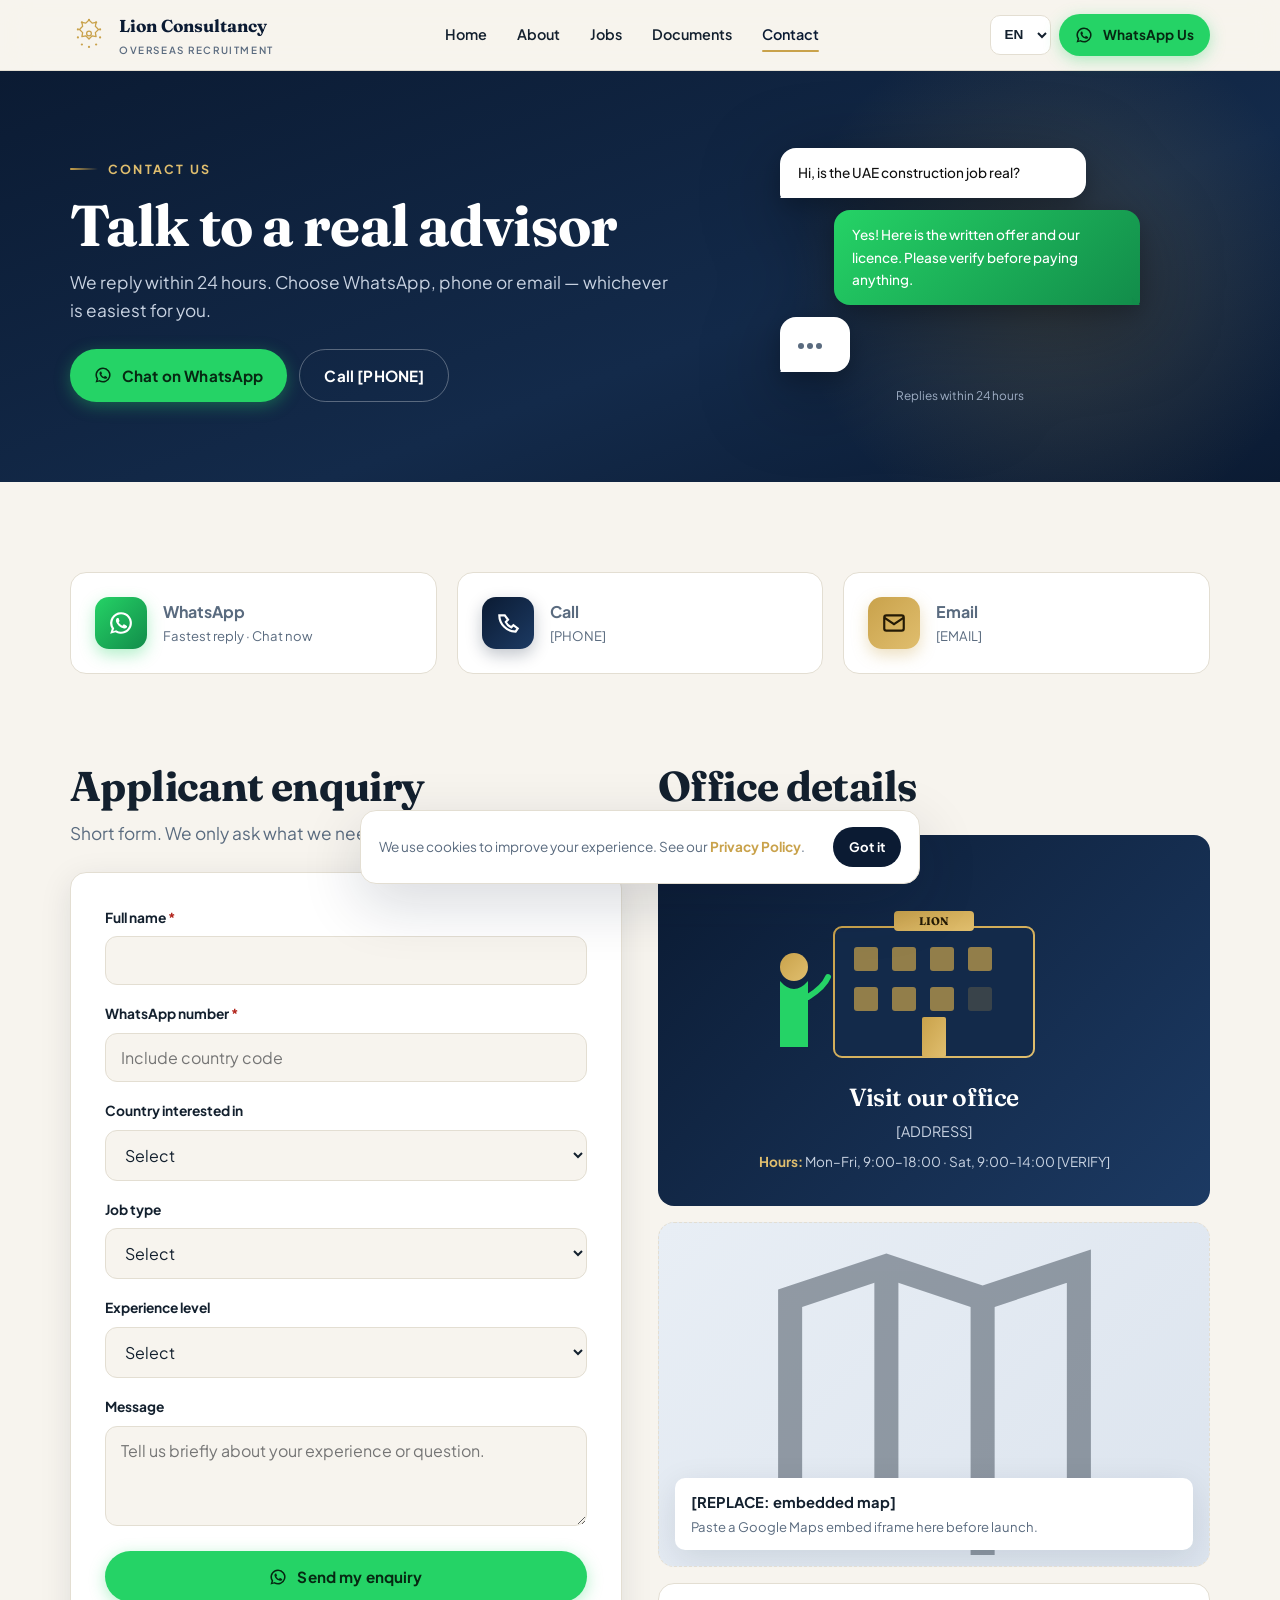
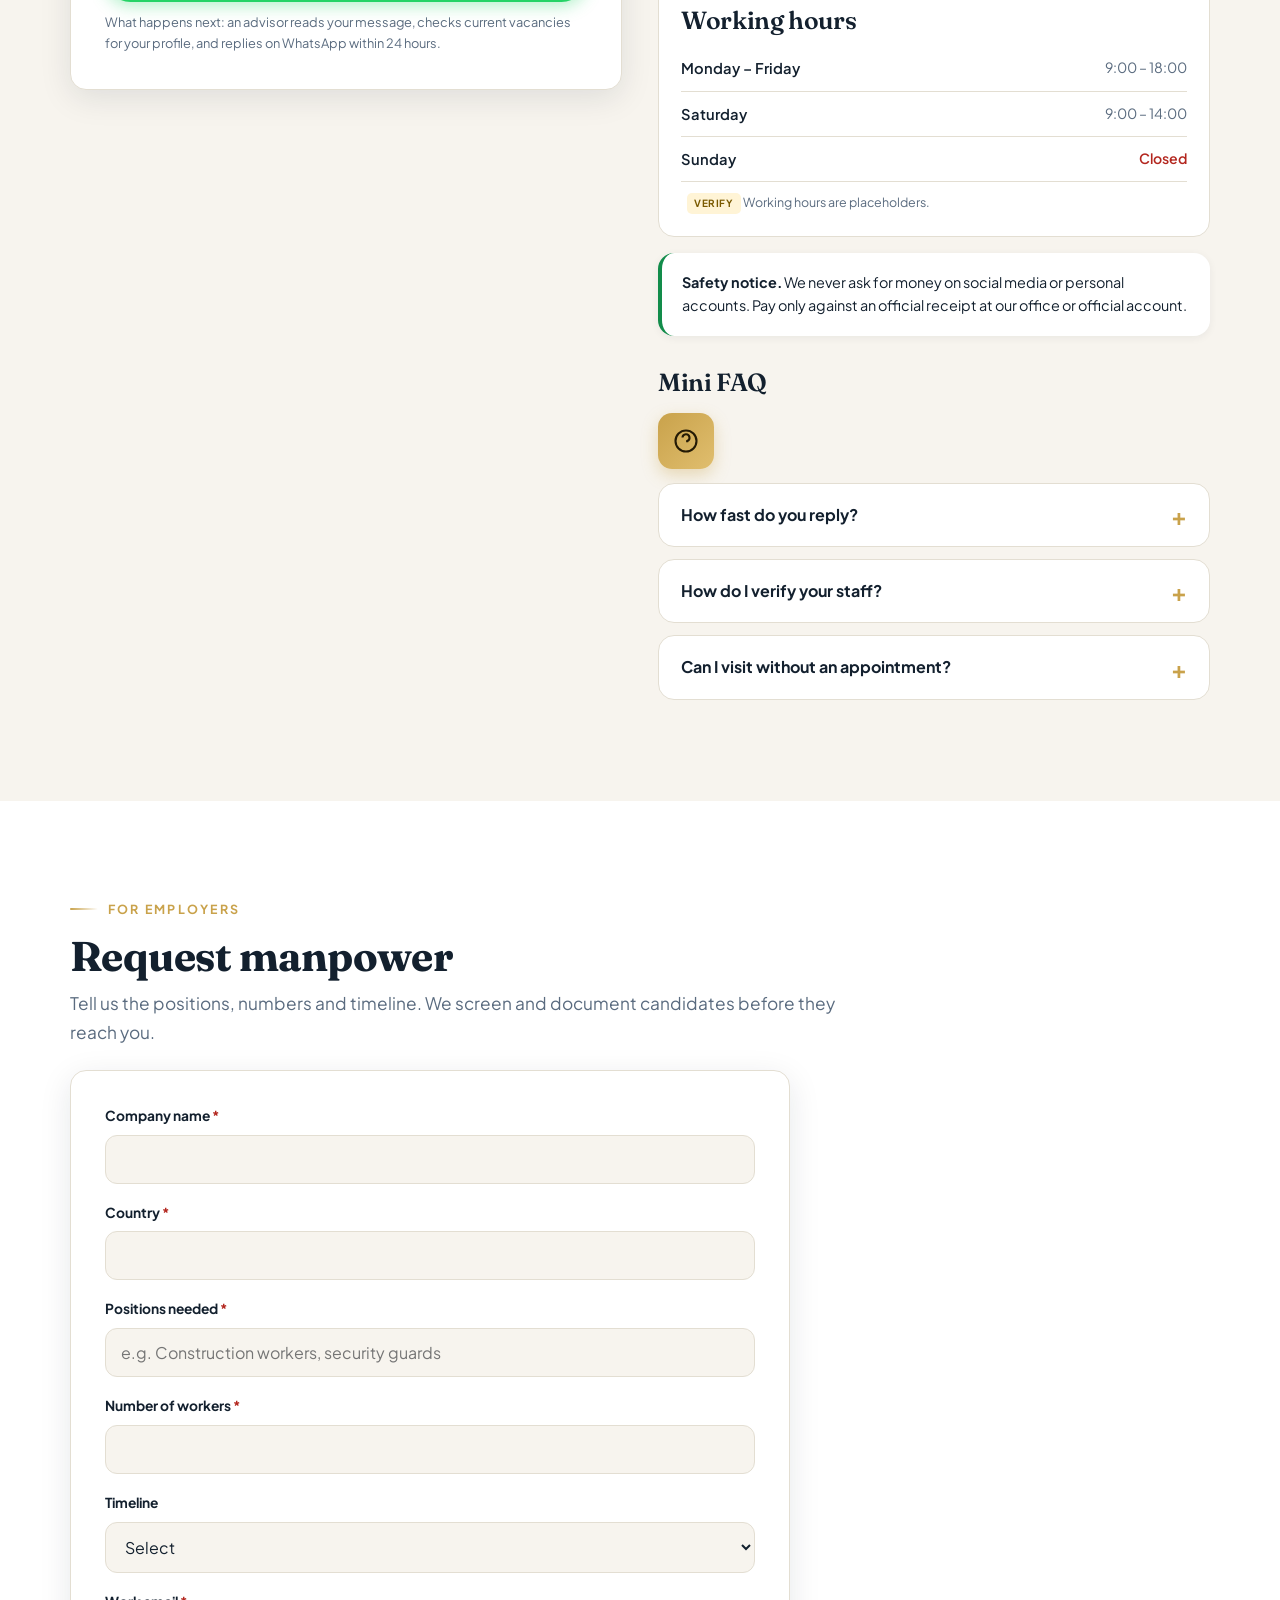
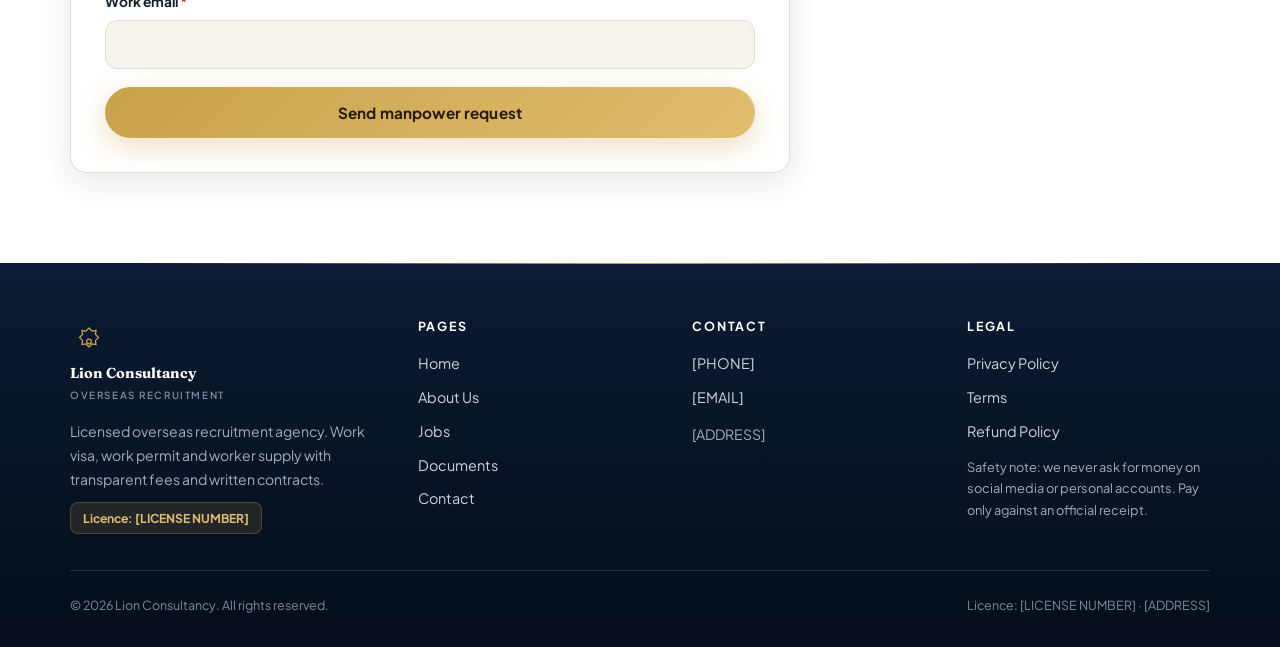
<file: contact.html>
<!DOCTYPE html>
<html lang="en">
<head>
<meta charset="UTF-8">
<meta name="viewport" content="width=device-width, initial-scale=1">
<title>Contact Lion Consultancy — Talk to a Real Advisor</title>
<meta name="description" content="Contact Lion Consultancy on WhatsApp, phone or email. We reply within 24 hours. Employer manpower requests welcome.">
<meta property="og:title" content="Contact Lion Consultancy">
<meta property="og:description" content="Talk to a real advisor. We reply within 24 hours.">
<meta property="og:type" content="website">
<link rel="preconnect" href="https://fonts.googleapis.com">
<link rel="preconnect" href="https://fonts.gstatic.com" crossorigin>
<link href="https://fonts.googleapis.com/css2?family=Fraunces:wght@600;700&family=Plus+Jakarta+Sans:wght@400;500;600;700&display=swap" rel="stylesheet">
<link rel="stylesheet" href="style.css">
<link rel="icon" type="image/svg+xml" href="data:image/svg+xml,%3Csvg xmlns='http://www.w3.org/2000/svg' viewBox='0 0 32 32'%3E%3Crect width='32' height='32' rx='8' fill='%230B1B33'/%3E%3Cpath d='M16 6l3 3 4-1-1 4 2 3-2 3-4-1-2 3-2-3-4 1 1-4-2-3 2-3 4 1z' fill='%23C9A24B'/%3E%3C/svg%3E">
<!-- META PIXEL PLACEHOLDER -->
<script type="application/ld+json">
{
  "@context":"https://schema.org","@type":"LocalBusiness","name":"Lion Consultancy",
  "telephone":"[PHONE]","email":"[EMAIL]",
  "address":{"@type":"PostalAddress","streetAddress":"[ADDRESS]"},
  "openingHours":"Mo-Fr 09:00-18:00"
}
</script>
<style>
/* ---- Contact-page specific styles ---- */

/* Contact hero with illustrated speech bubbles */
.contact-hero{
  position:relative;overflow:hidden;
  background:linear-gradient(160deg,var(--navy),var(--navy-2) 60%,var(--navy));
  color:#fff;padding:clamp(44px,6vw,84px) 0;
}
.contact-hero::before{
  content:"";position:absolute;top:-20%;right:-5%;width:45%;height:140%;
  background:radial-gradient(circle,rgba(201,162,75,.2),transparent 65%);pointer-events:none;
}
.contact-hero-grid{display:grid;gap:28px;align-items:center;position:relative;z-index:1}
@media(min-width:900px){ .contact-hero-grid{grid-template-columns:1.1fr .9fr} }
.contact-hero h1{color:#fff}
.contact-hero .lead{color:#C9D3E2}

/* Chat bubbles illustration */
.chat-illus{position:relative;max-width:360px;margin:0 auto;filter:drop-shadow(0 20px 40px rgba(0,0,0,.35))}
.chat-bubble{
  padding:14px 18px;border-radius:16px;font-size:.85rem;font-weight:500;
  position:relative;max-width:85%;margin-bottom:12px;box-shadow:0 8px 20px rgba(0,0,0,.2);
}
.chat-bubble.them{background:#fff;color:#111;border-bottom-left-radius:4px;animation:slideInLeft .6s var(--ease) both}
.chat-bubble.us{background:linear-gradient(135deg,#25D366,#128C4A);color:#fff;margin-left:auto;border-bottom-right-radius:4px;animation:slideInRight .6s .2s var(--ease) both}
.chat-bubble.us::after{content:"";position:absolute;bottom:0;right:-8px;border:8px solid transparent;border-left-color:#128C4A;border-bottom:0}
.chat-bubble.them::after{content:"";position:absolute;bottom:0;left:-8px;border:8px solid transparent;border-right-color:#fff;border-bottom:0}
.chat-bubble.typing{padding:16px 18px;max-width:70px;animation-delay:.4s}
@keyframes slideInLeft{from{opacity:0;transform:translateX(-20px)}to{opacity:1;transform:none}}
@keyframes slideInRight{from{opacity:0;transform:translateX(20px)}to{opacity:1;transform:none}}

/* Contact option cards with animated icons */
.contact-opt{
  display:flex;align-items:center;gap:16px;padding:24px;
  border-radius:var(--radius);border:1px solid var(--line);background:var(--paper);
  text-align:left;transition:transform .3s var(--ease),box-shadow .3s var(--ease),border-color .3s var(--ease);
  position:relative;overflow:hidden;
}
.contact-opt::before{content:"";position:absolute;top:0;left:0;bottom:0;width:4px;background:var(--gold);transform:scaleY(0);transform-origin:top;transition:transform .4s var(--ease)}
.contact-opt:hover::before{transform:scaleY(1)}
.contact-opt:hover{transform:translateY(-4px);box-shadow:var(--shadow);border-color:rgba(201,162,75,.4)}

/* Office illustration card */
.office-illus{
  position:relative;border-radius:var(--radius);overflow:hidden;
  background:linear-gradient(135deg,var(--navy),var(--navy-3));
  padding:32px;color:#fff;text-align:center;
}
.office-illus svg{width:100%;height:auto;max-height:200px;margin-bottom:16px}
.office-illus h3{color:#fff}
.office-illus p{color:#C9D3E2;font-size:.9rem}

/* Working hours card */
.hours-card{background:var(--paper);border:1px solid var(--line);border-radius:var(--radius);padding:22px}
.hours-row{display:flex;justify-content:space-between;padding:10px 0;border-bottom:1px solid var(--line);font-size:.92rem}
.hours-row:last-child{border-bottom:none}
.hours-row .day{font-weight:600;color:var(--ink)}
.hours-row .time{color:var(--muted);font-size:.88rem}
.hours-row .time.closed{color:var(--danger);font-weight:600}

/* Mini FAQ illustration */
.mini-faq-illus{
  width:56px;height:56px;border-radius:14px;display:grid;place-items:center;
  background:linear-gradient(135deg,var(--gold),var(--gold-2));color:#241a05;
  box-shadow:0 6px 16px rgba(201,162,75,.35);margin-bottom:14px;
}
.mini-faq-illus svg{width:28px;height:28px}

/* Map placeholder with illustration */
.map-placeholder{
  position:relative;aspect-ratio:16/10;border-radius:var(--radius);overflow:hidden;
  background:linear-gradient(135deg,#E8EEF5,#DCE4EE);
  border:1px dashed var(--line);display:grid;place-items:center;
}
html[data-theme="dark"] .map-placeholder{background:linear-gradient(135deg,#1a2232,#0f1725)}
.map-placeholder svg{width:70%;height:auto;opacity:.4}
.map-placeholder .label{
  position:absolute;bottom:16px;left:16px;right:16px;
  background:var(--paper);padding:12px 16px;border-radius:10px;
  font-size:.82rem;color:var(--muted);box-shadow:var(--shadow);
}
.map-placeholder .label b{color:var(--ink);display:block;font-size:.92rem;margin-bottom:2px}

/* WhatsApp mockup (reused on contact) */
.contact-wa-mockup{
  background:#E5DDD5;border-radius:var(--radius);padding:18px;
  position:relative;overflow:hidden;
}
html[data-theme="dark"] .contact-wa-mockup{background:#1a2620}
</style>
</head>
<body>

<!-- HEADER -->
<header class="site-header">
  <div class="header-inner">
    <a class="brand" href="index.html" aria-label="Lion Consultancy home">
      <svg viewBox="0 0 48 48" aria-hidden="true" role="img">
        <g fill="none" stroke="currentColor" stroke-width="1.6" stroke-linejoin="round">
          <path d="M24 5l4 4 5-1-1 5 4 4-4 4 1 5-5-1-4 4-4-4-5 1 1-5-4-4 4-4-1-5 5 1z"/><circle cx="24" cy="22" r="3"/>
        </g>
        <g fill="currentColor"><circle cx="24" cy="5" r="1.4"/><circle cx="33" cy="8" r="1.4"/><circle cx="38" cy="17" r="1.4"/><circle cx="38" cy="27" r="1.4"/><circle cx="33" cy="36" r="1.4"/><circle cx="24" cy="39" r="1.4"/><circle cx="15" cy="36" r="1.4"/><circle cx="10" cy="27" r="1.4"/><circle cx="10" cy="17" r="1.4"/><circle cx="15" cy="8" r="1.4"/></g>
      </svg>
      <div>Lion Consultancy<small>Overseas Recruitment</small></div>
    </a>
    <nav class="nav-desktop" aria-label="Primary">
      <a href="index.html">Home</a><a href="about.html">About</a><a href="jobs.html">Jobs</a>
      <a href="documents.html">Documents</a><a href="contact.html">Contact</a>
    </nav>
    <div class="header-actions">
      <select id="lang" class="lang-select" aria-label="Language"><option value="en">EN</option><option value="hi">हिं</option><option value="gu">ગુ</option></select>
      <a class="btn btn-wa" data-wa="Hello Lion Consultancy, I want to apply for a job abroad. Please guide me." href="#" aria-label="WhatsApp Us">
        <svg viewBox="0 0 24 24" fill="currentColor" aria-hidden="true"><path d="M12 2a10 10 0 0 0-8.5 15.3L2 22l4.8-1.5A10 10 0 1 0 12 2zm0 18a8 8 0 0 1-4.1-1.1l-.3-.2-2.8.9.9-2.7-.2-.3A8 8 0 1 1 12 20zm4.4-6c-.2-.1-1.4-.7-1.6-.8-.2-.1-.4-.1-.5.1-.2.2-.6.8-.7 1-.1.2-.3.2-.5.1-.2-.1-1-.4-1.9-1.2-.7-.6-1.2-1.4-1.3-1.6-.1-.2 0-.4.1-.5l.4-.5c.1-.2.1-.3.2-.5 0-.2 0-.3-.1-.5-.1-.2-.5-1.4-.7-1.9-.2-.5-.4-.4-.5-.4h-.4c-.2 0-.5.1-.7.3-.2.2-.9.9-.9 2.2s.9 2.5 1 2.7c.1.2 1.8 2.8 4.4 3.9.6.3 1.1.4 1.5.5.6.2 1.2.2 1.6.1.5-.1 1.4-.6 1.6-1.1.2-.6.2-1 .1-1.1-.1-.1-.2-.2-.4-.3z"/></svg>
        <span data-i18n="wa">WhatsApp Us</span>
      </a>
      <button class="menu-toggle" aria-label="Open menu" aria-expanded="false" aria-controls="mobile-menu">
        <svg viewBox="0 0 24 24" fill="none" stroke="currentColor" stroke-width="2" stroke-linecap="round"><path d="M4 7h16M4 12h16M4 17h16"/></svg>
      </button>
    </div>
  </div>
  <div class="mobile-menu" id="mobile-menu">
    <nav aria-label="Mobile">
      <a href="index.html">Home</a><a href="about.html">About Us</a><a href="jobs.html">Jobs</a>
      <a href="documents.html">Documents</a><a href="contact.html">Contact</a>
    </nav>
  </div>
</header>

<main>

<!-- ============ CONTACT HERO ============ -->
<section class="contact-hero">
  <div class="container contact-hero-grid">
    <div>
      <span class="eyebrow" style="color:var(--gold-2)">Contact us</span>
      <h1>Talk to a real advisor</h1>
      <p class="lead mt-2">We reply within 24 hours. Choose WhatsApp, phone or email — whichever is easiest for you.</p>
      <div style="display:flex;gap:12px;flex-wrap:wrap;margin-top:24px">
        <a class="btn btn-wa" data-wa="Hello Lion Consultancy, I want to apply for a job abroad. Please guide me." href="#">
          <svg viewBox="0 0 24 24" fill="currentColor"><path d="M12 2a10 10 0 0 0-8.5 15.3L2 22l4.8-1.5A10 10 0 1 0 12 2zm0 18a8 8 0 0 1-4.1-1.1l-.3-.2-2.8.9.9-2.7-.2-.3A8 8 0 1 1 12 20zm4.4-6c-.2-.1-1.4-.7-1.6-.8-.2-.1-.4-.1-.5.1-.2.2-.6.8-.7 1-.1.2-.3.2-.5.1-.2-.1-1-.4-1.9-1.2-.7-.6-1.2-1.4-1.3-1.6-.1-.2 0-.4.1-.5l.4-.5c.1-.2.1-.3.2-.5 0-.2 0-.3-.1-.5-.1-.2-.5-1.4-.7-1.9-.2-.5-.4-.4-.5-.4h-.4c-.2 0-.5.1-.7.3-.2.2-.9.9-.9 2.2s.9 2.5 1 2.7c.1.2 1.8 2.8 4.4 3.9.6.3 1.1.4 1.5.5.6.2 1.2.2 1.6.1.5-.1 1.4-.6 1.6-1.1.2-.6.2-1 .1-1.1-.1-.1-.2-.2-.4-.3z"/></svg>
          Chat on WhatsApp
        </a>
        <a class="btn btn-ghost" data-call href="#" style="color:#fff;border-color:rgba(255,255,255,.3)">Call [PHONE]</a>
      </div>
    </div>

    <!-- Chat bubble illustration -->
    <div class="chat-illus" aria-hidden="true">
      <div class="chat-bubble them">Hi, is the UAE construction job real?</div>
      <div class="chat-bubble us">Yes! Here is the written offer and our licence. Please verify before paying anything.</div>
      <div class="chat-bubble them typing"><span class="wa-typing"><span></span><span></span><span></span></span></div>
      <div style="margin-top:14px;font-size:.74rem;color:#9FAEC4;text-align:center">Replies within 24 hours</div>
    </div>
  </div>
</section>

<!-- ============ CONTACT OPTIONS ============ -->
<section class="section">
  <div class="container">
    <div class="grid grid-3">
      <a class="contact-opt reveal" data-wa="Hello Lion Consultancy, I want to apply for a job abroad. Please guide me." href="#" aria-label="Chat on WhatsApp">
        <span class="ico wa" style="width:52px;height:52px;border-radius:14px;display:grid;place-items:center;flex-shrink:0;color:#fff;background:linear-gradient(135deg,var(--green),#128C4A);box-shadow:0 6px 16px rgba(37,211,102,.35);transition:transform .4s var(--ease-spring)">
          <svg viewBox="0 0 24 24" fill="currentColor" style="width:26px;height:26px"><path d="M12 2a10 10 0 0 0-8.5 15.3L2 22l4.8-1.5A10 10 0 1 0 12 2zm0 18a8 8 0 0 1-4.1-1.1l-.3-.2-2.8.9.9-2.7-.2-.3A8 8 0 1 1 12 20zm4.4-6c-.2-.1-1.4-.7-1.6-.8-.2-.1-.4-.1-.5.1-.2.2-.6.8-.7 1-.1.2-.3.2-.5.1-.2-.1-1-.4-1.9-1.2-.7-.6-1.2-1.4-1.3-1.6-.1-.2 0-.4.1-.5l.4-.5c.1-.2.1-.3.2-.5 0-.2 0-.3-.1-.5-.1-.2-.5-1.4-.7-1.9-.2-.5-.4-.4-.5-.4h-.4c-.2 0-.5.1-.7.3-.2.2-.9.9-.9 2.2s.9 2.5 1 2.7c.1.2 1.8 2.8 4.4 3.9.6.3 1.1.4 1.5.5.6.2 1.2.2 1.6.1.5-.1 1.4-.6 1.6-1.1.2-.6.2-1 .1-1.1-.1-.1-.2-.2-.4-.3z"/></svg>
        </span>
        <span><strong>WhatsApp</strong><span>Fastest reply · Chat now</span></span>
      </a>
      <a class="contact-opt reveal" data-delay="1" data-call href="#" aria-label="Call us">
        <span class="ico call" style="width:52px;height:52px;border-radius:14px;display:grid;place-items:center;flex-shrink:0;color:#fff;background:linear-gradient(135deg,var(--navy),var(--navy-3));box-shadow:0 6px 16px rgba(11,27,51,.25);transition:transform .4s var(--ease-spring)">
          <svg viewBox="0 0 24 24" fill="none" stroke="currentColor" stroke-width="2" style="width:26px;height:26px"><path d="M4 5c0 8 7 15 15 15l2-3-4-3-2 2c-2-1-4-3-5-5l2-2-3-4z"/></svg>
        </span>
        <span><strong>Call</strong><span>[PHONE]</span></span>
      </a>
      <a class="contact-opt reveal" data-delay="2" data-mail href="#" aria-label="Email us">
        <span class="ico mail" style="width:52px;height:52px;border-radius:14px;display:grid;place-items:center;flex-shrink:0;color:#241a05;background:linear-gradient(135deg,var(--gold),var(--gold-2));box-shadow:0 6px 16px rgba(201,162,75,.35);transition:transform .4s var(--ease-spring)">
          <svg viewBox="0 0 24 24" fill="none" stroke="currentColor" stroke-width="2" style="width:26px;height:26px"><rect x="3" y="5" width="18" height="14" rx="2"/><path d="M3 7l9 6 9-6"/></svg>
        </span>
        <span><strong>Email</strong><span>[EMAIL]</span></span>
      </a>
    </div>
  </div>
</section>

<!-- ============ FORM + OFFICE ============ -->
<section class="section" style="padding-top:0">
  <div class="container">
    <div class="grid grid-2" style="align-items:start;gap:36px">
      <div>
        <h2>Applicant enquiry</h2>
        <p class="lead mt-2">Short form. We only ask what we need.</p>
        <form class="form-card mt-6" data-form="contact-applicant" novalidate>
          <div class="field">
            <label for="c-name">Full name <span class="req">*</span></label>
            <input id="c-name" name="name" type="text" required autocomplete="name">
            <span class="err">Please enter your name.</span>
          </div>
          <div class="field">
            <label for="c-phone">WhatsApp number <span class="req">*</span></label>
            <input id="c-phone" name="phone" type="tel" required inputmode="tel" placeholder="Include country code">
            <span class="err">Please enter a valid number (8–15 digits).</span>
          </div>
          <div class="field">
            <label for="c-country">Country interested in</label>
            <select id="c-country" name="country">
              <option value="">Select</option>
              <option>UAE</option><option>Qatar</option><option>Saudi Arabia</option>
              <option>Malaysia</option><option>Europe</option><option>Other</option>
            </select>
          </div>
          <div class="field">
            <label for="c-job">Job type</label>
            <select id="c-job" name="job">
              <option value="">Select</option>
              <option>Construction</option><option>Hospitality</option><option>Driving</option>
              <option>Security</option><option>Factory</option><option>Healthcare</option><option>Other</option>
            </select>
          </div>
          <div class="field">
            <label for="c-exp">Experience level</label>
            <select id="c-exp" name="experience">
              <option value="">Select</option>
              <option>Fresher (0–1 year)</option>
              <option>1–3 years</option>
              <option>3–5 years</option>
              <option>5+ years</option>
            </select>
          </div>
          <div class="field">
            <label for="c-message">Message</label>
            <textarea id="c-message" name="message" placeholder="Tell us briefly about your experience or question."></textarea>
          </div>
          <button class="btn btn-wa btn-block" type="submit">
            <svg viewBox="0 0 24 24" fill="currentColor" aria-hidden="true"><path d="M12 2a10 10 0 0 0-8.5 15.3L2 22l4.8-1.5A10 10 0 1 0 12 2zm0 18a8 8 0 0 1-4.1-1.1l-.3-.2-2.8.9.9-2.7-.2-.3A8 8 0 1 1 12 20zm4.4-6c-.2-.1-1.4-.7-1.6-.8-.2-.1-.4-.1-.5.1-.2.2-.6.8-.7 1-.1.2-.3.2-.5.1-.2-.1-1-.4-1.9-1.2-.7-.6-1.2-1.4-1.3-1.6-.1-.2 0-.4.1-.5l.4-.5c.1-.2.1-.3.2-.5 0-.2 0-.3-.1-.5-.1-.2-.5-1.4-.7-1.9-.2-.5-.4-.4-.5-.4h-.4c-.2 0-.5.1-.7.3-.2.2-.9.9-.9 2.2s.9 2.5 1 2.7c.1.2 1.8 2.8 4.4 3.9.6.3 1.1.4 1.5.5.6.2 1.2.2 1.6.1.5-.1 1.4-.6 1.6-1.1.2-.6.2-1 .1-1.1-.1-.1-.2-.2-.4-.3z"/></svg>
            Send my enquiry
          </button>
          <p class="form-success" role="status">Thank you! A Lion Consultancy advisor will contact you within 24 hours.</p>
          <p class="form-note">What happens next: an advisor reads your message, checks current vacancies for your profile, and replies on WhatsApp within 24 hours.</p>
        </form>
      </div>

      <div>
        <h2>Office details</h2>

        <!-- Office illustration -->
        <div class="office-illus mt-6">
          <svg viewBox="0 0 400 200" aria-hidden="true">
            <defs>
              <linearGradient id="og" x1="0" y1="0" x2="1" y2="1">
                <stop offset="0" stop-color="#C9A24B"/><stop offset="1" stop-color="#E0BE6E"/>
              </linearGradient>
            </defs>
            <!-- Building -->
            <g transform="translate(100 40)">
              <rect x="0" y="20" width="200" height="130" rx="8" fill="#132A4A" stroke="url(#og)" stroke-width="2"/>
              <!-- Windows -->
              <g fill="#C9A24B" opacity=".7">
                <rect x="20" y="40" width="24" height="24" rx="3"/>
                <rect x="58" y="40" width="24" height="24" rx="3"/>
                <rect x="96" y="40" width="24" height="24" rx="3"/>
                <rect x="134" y="40" width="24" height="24" rx="3"/>
                <rect x="20" y="80" width="24" height="24" rx="3"/>
                <rect x="58" y="80" width="24" height="24" rx="3"/>
                <rect x="96" y="80" width="24" height="24" rx="3"/>
                <rect x="134" y="80" width="24" height="24" rx="3" opacity=".3"/>
              </g>
              <!-- Door -->
              <rect x="88" y="110" width="24" height="40" rx="2" fill="url(#og)"/>
              <!-- Sign -->
              <rect x="60" y="4" width="80" height="20" rx="4" fill="url(#og)"/>
              <text x="100" y="18" text-anchor="middle" fill="#241a05" font-family="Fraunces,serif" font-size="11" font-weight="700">LION</text>
            </g>
            <!-- Person waving -->
            <g transform="translate(60 100)">
              <circle cx="0" cy="0" r="14" fill="url(#og)"/>
              <path d="M-14 14 Q0 30 14 14 L14 80 L-14 80 Z" fill="#25D366"/>
              <path d="M14 30 Q30 20 34 10" stroke="#25D366" stroke-width="6" stroke-linecap="round" fill="none"/>
            </g>
          </svg>
          <h3>Visit our office</h3>
          <p class="mt-2">[ADDRESS]</p>
          <p class="mt-2" style="font-size:.85rem"><b style="color:var(--gold-2)">Hours:</b> Mon–Fri, 9:00–18:00 · Sat, 9:00–14:00 [VERIFY]</p>
        </div>

        <!-- Map placeholder -->
        <div class="map-placeholder mt-4">
          <svg viewBox="0 0 24 24" fill="none" stroke="currentColor" stroke-width="1.5">
            <path d="M3 6l6-2 6 2 6-2v14l-6 2-6-2-6 2z"/>
            <path d="M9 4v16M15 6v16"/>
          </svg>
          <div class="label">
            <b>[REPLACE: embedded map]</b>
            Paste a Google Maps embed iframe here before launch.
          </div>
        </div>

        <!-- Working hours -->
        <div class="hours-card mt-4">
          <h3 style="margin-bottom:12px">Working hours</h3>
          <div class="hours-row"><span class="day">Monday – Friday</span><span class="time">9:00 – 18:00</span></div>
          <div class="hours-row"><span class="day">Saturday</span><span class="time">9:00 – 14:00</span></div>
          <div class="hours-row"><span class="day">Sunday</span><span class="time closed">Closed</span></div>
          <p style="font-size:.78rem;color:var(--muted);margin-top:10px"><span class="verify-tag">Verify</span> Working hours are placeholders.</p>
        </div>

        <!-- Safety notice -->
        <div class="notice success mt-4">
          <b>Safety notice.</b> We never ask for money on social media or personal accounts. Pay only against an official receipt at our office or official account.
        </div>

        <!-- Mini FAQ -->
        <h3 class="mt-8">Mini FAQ</h3>
        <div class="mt-4">
          <div class="mini-faq-illus">
            <svg viewBox="0 0 24 24" fill="none" stroke="currentColor" stroke-width="1.8"><circle cx="12" cy="12" r="9"/><path d="M9 9a3 3 0 1 1 4 3v1M12 17h.01"/></svg>
          </div>
          <details class="mt-2"><summary>How fast do you reply?</summary><div class="body">Within 24 hours on WhatsApp, usually much faster during working hours.</div></details>
          <details class="mt-2"><summary>How do I verify your staff?</summary><div class="body">Call our office number from this page and ask for the person by name. We will confirm they work for Lion Consultancy. Never deal with someone who cannot be verified through the office.</div></details>
          <details class="mt-2"><summary>Can I visit without an appointment?</summary><div class="body">Yes, during working hours. Bring your passport and any documents you have. It helps us help you faster.</div></details>
        </div>
      </div>
    </div>
  </div>
</section>

<!-- ============ EMPLOYER FORM ============ -->
<section class="section" id="employers" style="background:var(--paper)">
  <div class="container">
    <span class="eyebrow">For employers</span>
    <h2>Request manpower</h2>
    <p class="lead mt-2">Tell us the positions, numbers and timeline. We screen and document candidates before they reach you.</p>
    <form class="form-card mt-6" data-form="employer-request" novalidate style="max-width:720px">
      <div class="field">
        <label for="e-company">Company name <span class="req">*</span></label>
        <input id="e-company" name="company" type="text" required autocomplete="organization">
        <span class="err">Please enter your company name.</span>
      </div>
      <div class="field">
        <label for="e-country">Country <span class="req">*</span></label>
        <input id="e-country" name="country" type="text" required>
        <span class="err">Please enter the country.</span>
      </div>
      <div class="field">
        <label for="e-positions">Positions needed <span class="req">*</span></label>
        <input id="e-positions" name="positions" type="text" required placeholder="e.g. Construction workers, security guards">
        <span class="err">Please list the positions.</span>
      </div>
      <div class="field">
        <label for="e-numbers">Number of workers <span class="req">*</span></label>
        <input id="e-numbers" name="numbers" type="number" min="1" required>
        <span class="err">Please enter a number.</span>
      </div>
      <div class="field">
        <label for="e-timeline">Timeline</label>
        <select id="e-timeline" name="timeline">
          <option value="">Select</option>
          <option>Within 1 month</option>
          <option>1–3 months</option>
          <option>3–6 months</option>
          <option>6+ months</option>
        </select>
      </div>
      <div class="field">
        <label for="e-email">Work email <span class="req">*</span></label>
        <input id="e-email" name="email" type="email" required autocomplete="email">
        <span class="err">Please enter a valid email.</span>
      </div>
      <button class="btn btn-gold btn-block" type="submit">Send manpower request</button>
      <p class="form-success" role="status">Thank you! Our employer team will contact you within 2 working days.</p>
    </form>
  </div>
</section>

</main>

<!-- FOOTER -->
<footer class="site-footer">
  <div class="container">
    <div class="footer-grid">
      <div>
        <a class="brand" href="index.html" aria-label="Lion Consultancy">
          <svg viewBox="0 0 48 48" aria-hidden="true"><g fill="none" stroke="currentColor" stroke-width="1.6" stroke-linejoin="round"><path d="M24 5l4 4 5-1-1 5 4 4-4 4 1 5-5-1-4 4-4-4-5 1 1-5-4-4 4-4-1-5 5 1z"/><circle cx="24" cy="22" r="3"/></g></svg>
          <div>Lion Consultancy<small>Overseas Recruitment</small></div>
        </a>
        <p class="mt-2">Licensed overseas recruitment agency. Work visa, work permit and worker supply with transparent fees and written contracts.</p>
        <span class="footer-license">Licence: [LICENSE NUMBER]</span>
      </div>
      <div><h4>Pages</h4><a href="index.html">Home</a><a href="about.html">About Us</a><a href="jobs.html">Jobs</a><a href="documents.html">Documents</a><a href="contact.html">Contact</a></div>
      <div><h4>Contact</h4><a data-call href="#">[PHONE]</a><a data-mail href="#">[EMAIL]</a><p class="mt-2">[ADDRESS]</p></div>
      <div><h4>Legal</h4><a href="#">Privacy Policy</a><a href="#">Terms</a><a href="#">Refund Policy</a><p class="mt-2" style="font-size:.8rem">Safety note: we never ask for money on social media or personal accounts. Pay only against an official receipt.</p></div>
    </div>
    <div class="footer-bottom"><span>© <span id="yr"></span> Lion Consultancy. All rights reserved.</span><span>Licence: [LICENSE NUMBER] · [ADDRESS]</span></div>
  </div>
</footer>

<div class="mobile-bar">
  <a class="btn btn-navy" data-call href="#"><svg viewBox="0 0 24 24" fill="none" stroke="currentColor" stroke-width="2"><path d="M4 5c0 8 7 15 15 15l2-3-4-3-2 2c-2-1-4-3-5-5l2-2-3-4z"/></svg>Call</a>
  <a class="btn btn-wa" data-wa="Hello Lion Consultancy, I want to apply for a job abroad. Please guide me." href="#"><svg viewBox="0 0 24 24" fill="currentColor"><path d="M12 2a10 10 0 0 0-8.5 15.3L2 22l4.8-1.5A10 10 0 1 0 12 2zm0 18a8 8 0 0 1-4.1-1.1l-.3-.2-2.8.9.9-2.7-.2-.3A8 8 0 1 1 12 20zm4.4-6c-.2-.1-1.4-.7-1.6-.8-.2-.1-.4-.1-.5.1-.2.2-.6.8-.7 1-.1.2-.3.2-.5.1-.2-.1-1-.4-1.9-1.2-.7-.6-1.2-1.4-1.3-1.6-.1-.2 0-.4.1-.5l.4-.5c.1-.2.1-.3.2-.5 0-.2 0-.3-.1-.5-.1-.2-.5-1.4-.7-1.9-.2-.5-.4-.4-.5-.4h-.4c-.2 0-.5.1-.7.3-.2.2-.9.9-.9 2.2s.9 2.5 1 2.7c.1.2 1.8 2.8 4.4 3.9.6.3 1.1.4 1.5.5.6.2 1.2.2 1.6.1.5-.1 1.4-.6 1.6-1.1.2-.6.2-1 .1-1.1-.1-.1-.2-.2-.4-.3z"/></svg>WhatsApp</a>
</div>

<div class="consent" id="consent">
  <span>We use cookies to improve your experience. See our <a href="#" style="color:var(--gold);font-weight:700">Privacy Policy</a>.</span>
  <button class="btn btn-navy" data-consent>Got it</button>
</div>

<script src="script.js"></script>
<script>document.getElementById("yr").textContent = new Date().getFullYear();</script>
</body>
</html>
</file>
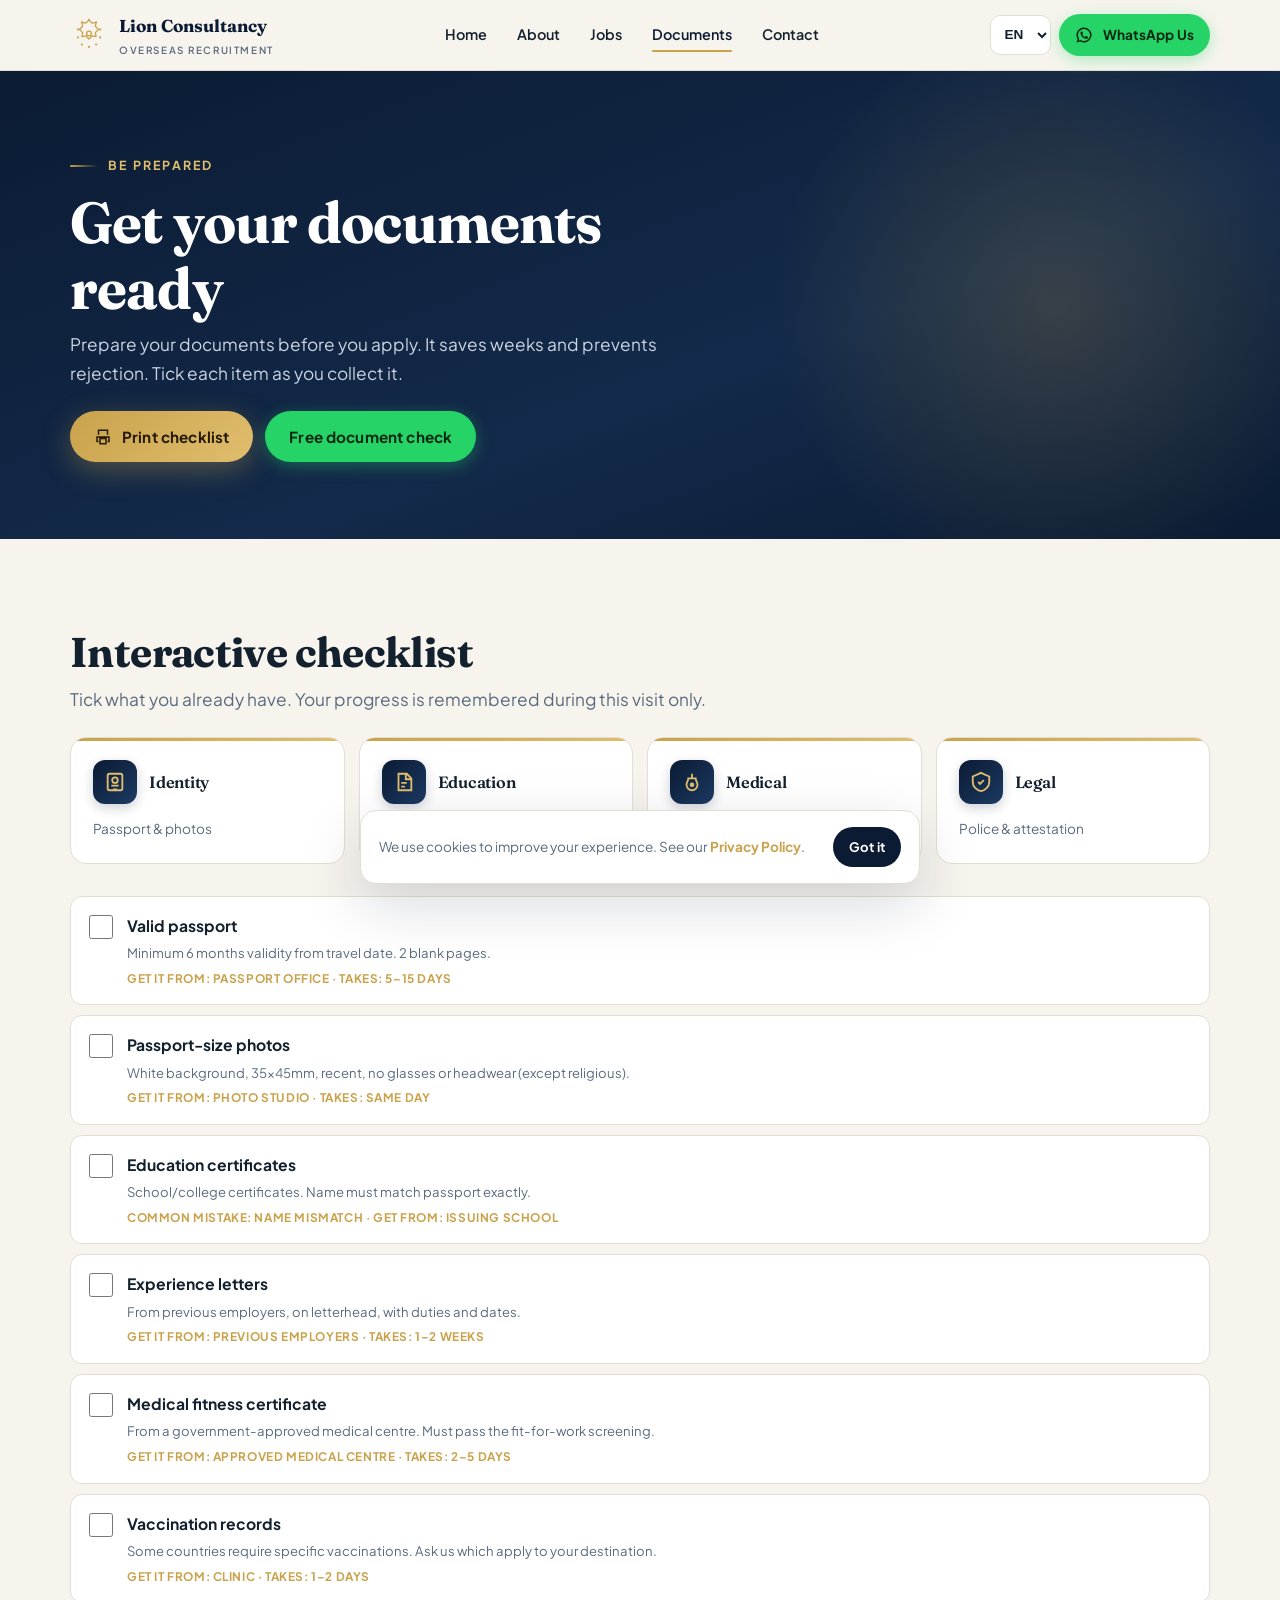
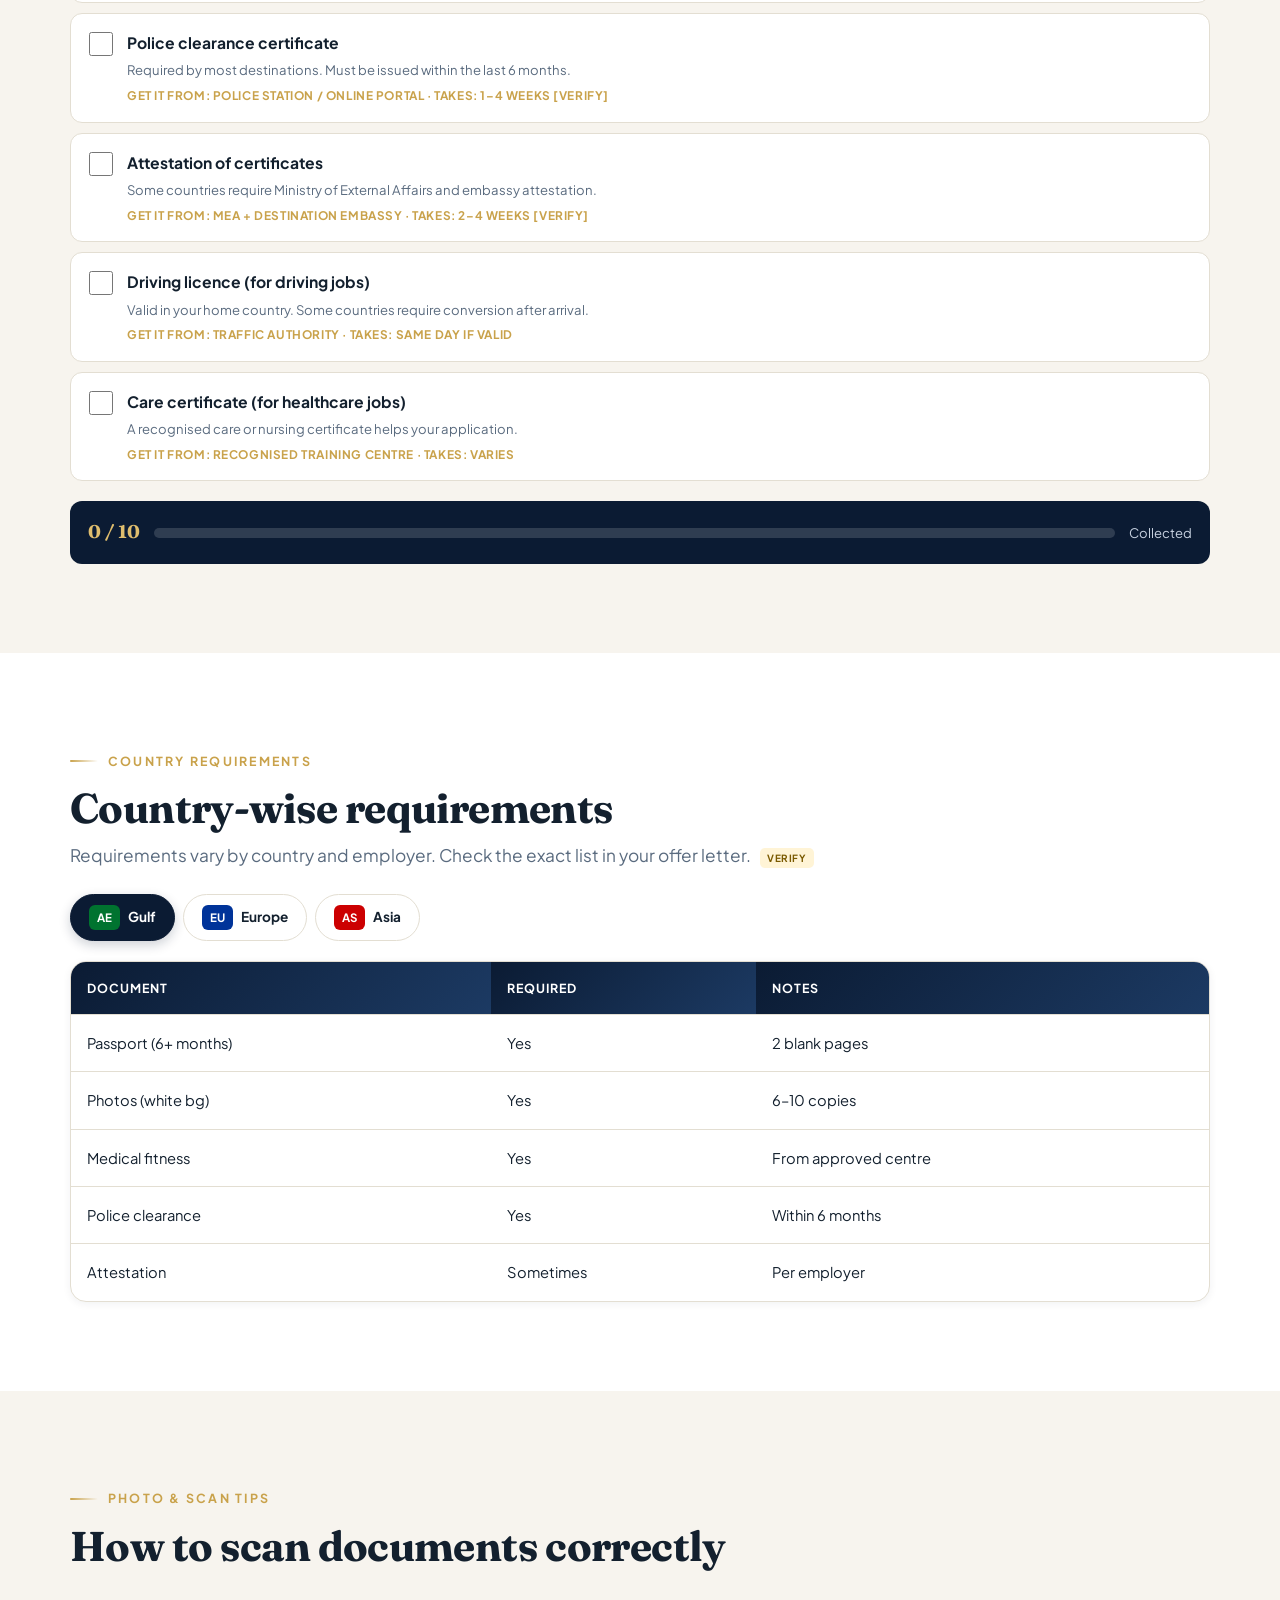
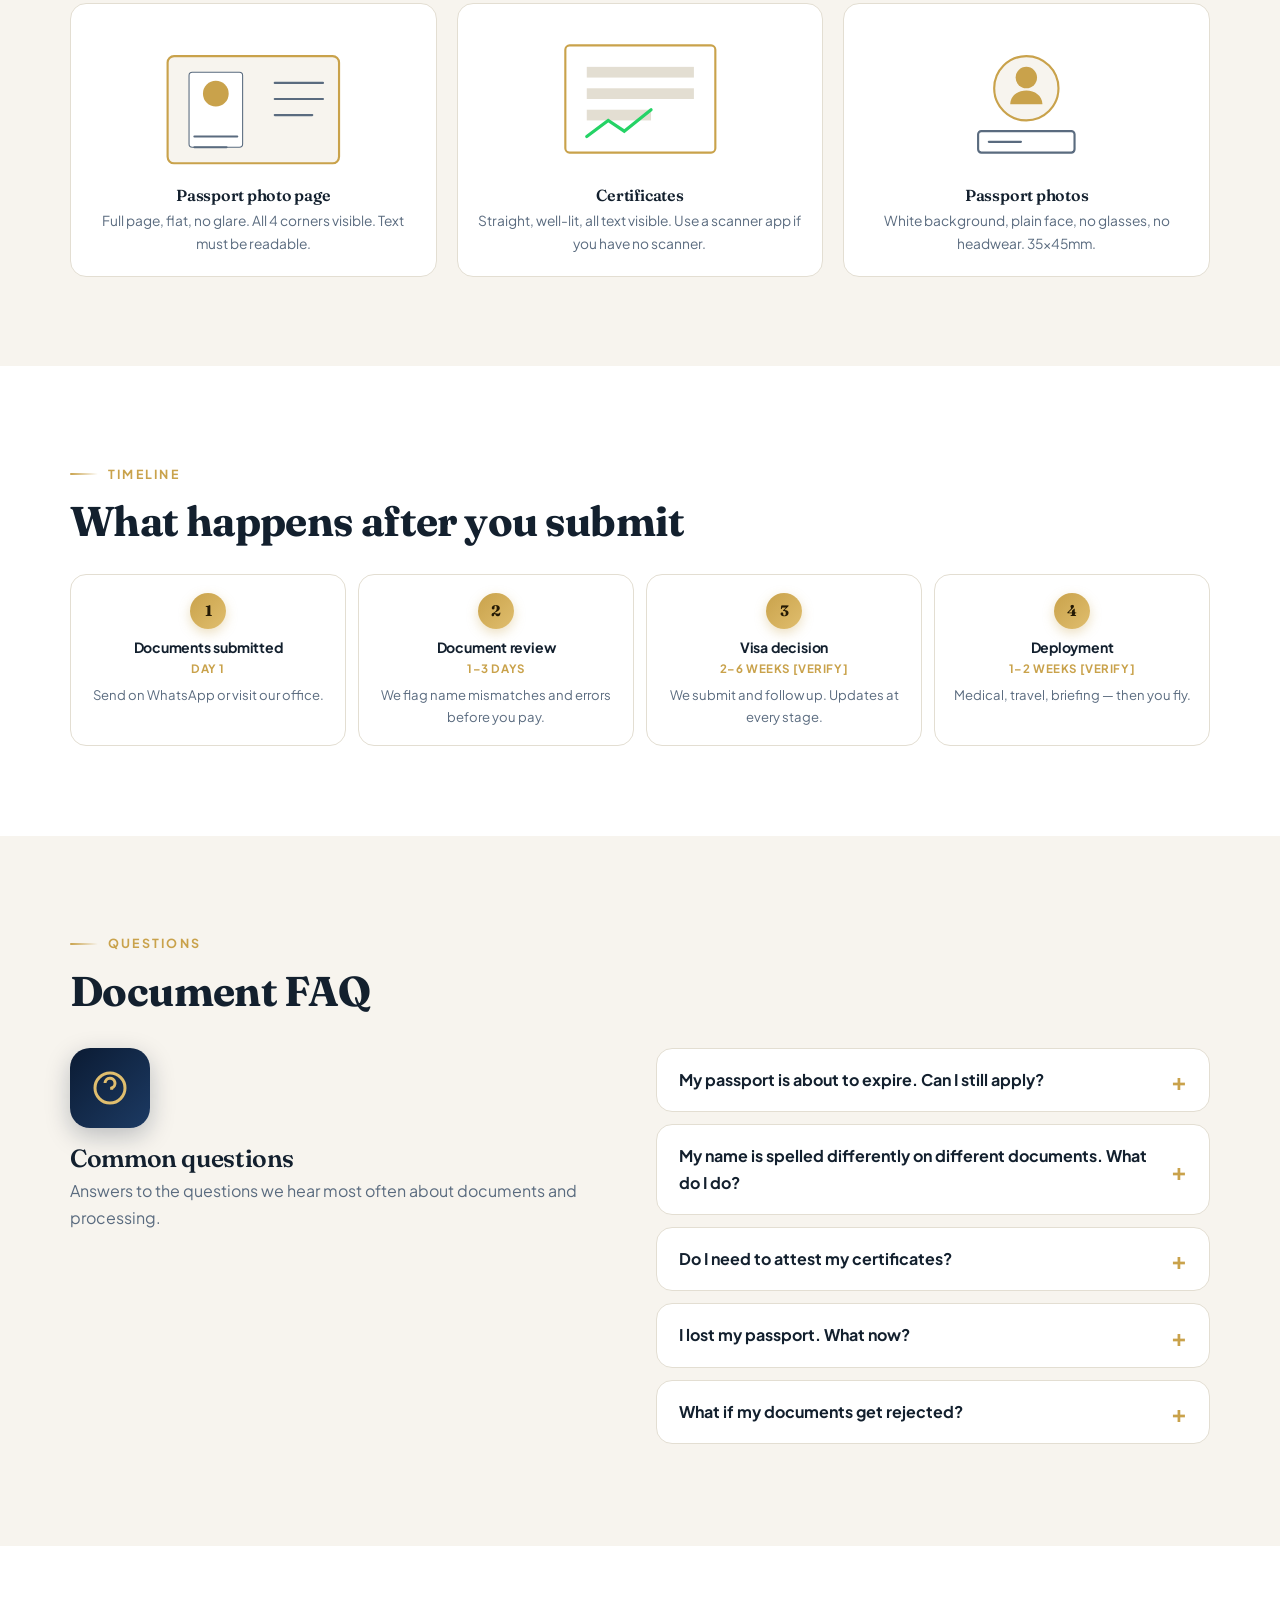
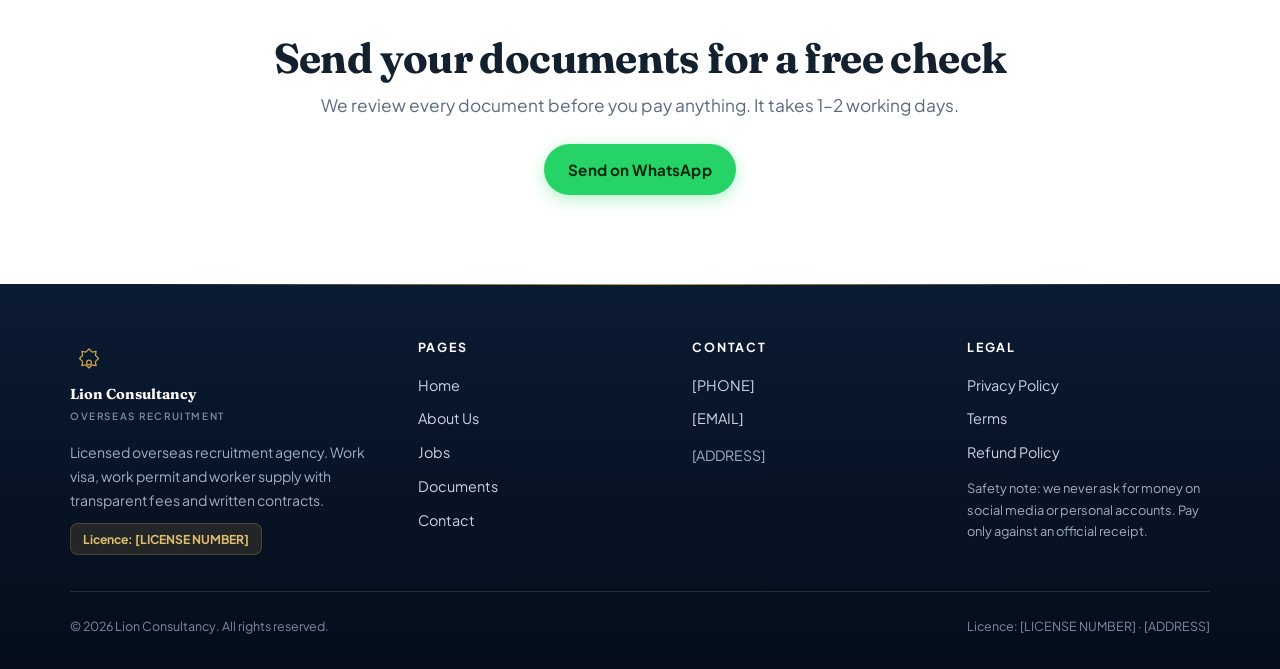
<file: documents.html>
<!DOCTYPE html>
<html lang="en">
<head>
<meta charset="UTF-8">
<meta name="viewport" content="width=device-width, initial-scale=1">
<title>Documents Checklist for Overseas Jobs — Passport, Medical, Police Clearance | Lion Consultancy</title>
<meta name="description" content="Get your documents ready before you apply for an overseas job. Interactive checklist: passport, photos, medical, police clearance and country-wise requirements.">
<meta property="og:title" content="Documents Checklist — Lion Consultancy">
<meta property="og:description" content="Interactive document checklist and country-wise requirements for overseas jobs.">
<meta property="og:type" content="website">
<link rel="preconnect" href="https://fonts.googleapis.com">
<link rel="preconnect" href="https://fonts.gstatic.com" crossorigin>
<link href="https://fonts.googleapis.com/css2?family=Fraunces:wght@600;700&family=Plus+Jakarta+Sans:wght@400;500;600;700&display=swap" rel="stylesheet">
<link rel="stylesheet" href="style.css">
<link rel="icon" type="image/svg+xml" href="data:image/svg+xml,%3Csvg xmlns='http://www.w3.org/2000/svg' viewBox='0 0 32 32'%3E%3Crect width='32' height='32' rx='8' fill='%230B1B33'/%3E%3Cpath d='M16 6l3 3 4-1-1 4 2 3-2 3-4-1-2 3-2-3-4 1 1-4-2-3 2-3 4 1z' fill='%23C9A24B'/%3E%3C/svg%3E">
<!-- META PIXEL PLACEHOLDER -->
<style>
/* ---- Documents-page specific styles ---- */

/* Hero with passport illustration */
.docs-hero{
  position:relative;overflow:hidden;
  background:linear-gradient(160deg,var(--navy),var(--navy-2) 60%,var(--navy));
  color:#fff;padding:clamp(44px,6vw,84px) 0;
}
.docs-hero::before{
  content:"";position:absolute;top:-20%;right:-5%;width:45%;height:140%;
  background:radial-gradient(circle,rgba(201,162,75,.2),transparent 65%);pointer-events:none;
}
.docs-hero-grid{display:grid;gap:28px;align-items:center;position:relative;z-index:1}
@media(min-width:900px){ .docs-hero-grid{grid-template-columns:1.2fr .8fr} }
.docs-hero h1{color:#fff}
.docs-hero .lead{color:#C9D3E2}
.docs-hero .btn-row{display:flex;gap:12px;flex-wrap:wrap;margin-top:24px}

/* Animated passport illustration */
.passport-illus{position:relative;max-width:320px;margin:0 auto;filter:drop-shadow(0 20px 40px rgba(0,0,0,.4))}
.passport-illus .float{animation:passportFloat 5s ease-in-out infinite}
@keyframes passportFloat{0%,100%{transform:translateY(0) rotate(-3deg)}50%{transform:translateY(-12px) rotate(3deg)}}
.passport-illus .stamp-anim{animation:stampPress 4s ease-in-out infinite}
@keyframes stampPress{0%,70%,100%{transform:scale(1) rotate(-12deg);opacity:.85}80%{transform:scale(1.15) rotate(-12deg);opacity:1}85%{transform:scale(1) rotate(-12deg);opacity:.85}}

/* Document category cards */
.doc-cat{
  background:var(--paper);border:1px solid var(--line);border-radius:var(--radius);
  padding:22px;transition:transform .3s var(--ease),box-shadow .3s var(--ease),border-color .3s var(--ease);
  position:relative;overflow:hidden;
}
.doc-cat:hover{transform:translateY(-4px);box-shadow:var(--shadow);border-color:rgba(201,162,75,.4)}
.doc-cat::before{content:"";position:absolute;top:0;left:0;right:0;height:3px;background:linear-gradient(90deg,var(--gold),var(--gold-2))}
.doc-cat .cat-head{display:flex;align-items:center;gap:12px;margin-bottom:14px}
.doc-cat .cat-icon{
  width:44px;height:44px;border-radius:12px;display:grid;place-items:center;
  background:linear-gradient(135deg,var(--navy),var(--navy-3));color:var(--gold-2);
  box-shadow:0 4px 12px rgba(11,27,51,.2);
  transition:transform .4s var(--ease-spring);
}
.doc-cat:hover .cat-icon{transform:rotate(-6deg) scale(1.08)}
.doc-cat .cat-icon svg{width:22px;height:22px}
.doc-cat h3{font-size:1.02rem;margin:0}

/* Photo guideline diagrams */
.guide-card{
  background:var(--paper);border:1px solid var(--line);border-radius:var(--radius);
  padding:20px;text-align:center;
  transition:transform .3s var(--ease),box-shadow .3s var(--ease);
}
.guide-card:hover{transform:translateY(-3px);box-shadow:var(--shadow)}
.guide-card svg{width:100%;height:auto;max-height:150px;margin-bottom:12px}
.guide-card h3{font-size:1rem;margin-bottom:6px}
.guide-card p{font-size:.86rem;color:var(--muted);margin:0}

/* Country tab visual indicator */
.country-flag-tab{
  display:inline-flex;align-items:center;gap:6px;
  padding:3px 8px;border-radius:6px;background:var(--off-white);
  font-size:.72rem;font-weight:700;color:var(--muted);margin-right:6px;
}

/* Timeline visual for documents page */
.doc-timeline{display:grid;grid-template-columns:repeat(4,1fr);gap:12px;margin-top:28px;position:relative}
@media(max-width:640px){ .doc-timeline{grid-template-columns:1fr 1fr} }
.doc-timeline-step{
  background:var(--paper);border:1px solid var(--line);border-radius:var(--radius);
  padding:18px;text-align:center;position:relative;
  transition:transform .3s var(--ease),border-color .3s var(--ease);
}
.doc-timeline-step:hover{transform:translateY(-3px);border-color:rgba(201,162,75,.4)}
.doc-timeline-step .step-num{
  width:36px;height:36px;border-radius:50%;margin:0 auto 10px;
  background:linear-gradient(135deg,var(--gold),var(--gold-2));color:#241a05;
  display:grid;place-items:center;font-family:var(--font-display);font-weight:700;font-size:.95rem;
  box-shadow:0 4px 12px rgba(201,162,75,.35);
}
.doc-timeline-step h4{font-family:var(--font-body);font-size:.88rem;font-weight:700;margin-bottom:4px}
.doc-timeline-step .t{font-size:.72rem;color:var(--gold);font-weight:700;text-transform:uppercase;letter-spacing:.05em}

/* FAQ illustration */
.faq-illus{width:80px;height:80px;border-radius:20px;display:grid;place-items:center;background:linear-gradient(135deg,var(--navy),var(--navy-3));color:var(--gold-2);margin-bottom:16px;box-shadow:0 8px 24px rgba(11,27,51,.25)}
.faq-illus svg{width:40px;height:40px}
</style>
</head>
<body>

<!-- HEADER -->
<header class="site-header">
  <div class="header-inner">
    <a class="brand" href="index.html" aria-label="Lion Consultancy home">
      <svg viewBox="0 0 48 48" aria-hidden="true" role="img">
        <g fill="none" stroke="currentColor" stroke-width="1.6" stroke-linejoin="round">
          <path d="M24 5l4 4 5-1-1 5 4 4-4 4 1 5-5-1-4 4-4-4-5 1 1-5-4-4 4-4-1-5 5 1z"/><circle cx="24" cy="22" r="3"/>
        </g>
        <g fill="currentColor"><circle cx="24" cy="5" r="1.4"/><circle cx="33" cy="8" r="1.4"/><circle cx="38" cy="17" r="1.4"/><circle cx="38" cy="27" r="1.4"/><circle cx="33" cy="36" r="1.4"/><circle cx="24" cy="39" r="1.4"/><circle cx="15" cy="36" r="1.4"/><circle cx="10" cy="27" r="1.4"/><circle cx="10" cy="17" r="1.4"/><circle cx="15" cy="8" r="1.4"/></g>
      </svg>
      <div>Lion Consultancy<small>Overseas Recruitment</small></div>
    </a>
    <nav class="nav-desktop" aria-label="Primary">
      <a href="index.html">Home</a><a href="about.html">About</a><a href="jobs.html">Jobs</a>
      <a href="documents.html">Documents</a><a href="contact.html">Contact</a>
    </nav>
    <div class="header-actions">
      <select id="lang" class="lang-select" aria-label="Language"><option value="en">EN</option><option value="hi">हिं</option><option value="gu">ગુ</option></select>
      <a class="btn btn-wa" data-wa="Hello Lion Consultancy, I want to apply for a job abroad. Please guide me." href="#" aria-label="WhatsApp Us">
        <svg viewBox="0 0 24 24" fill="currentColor" aria-hidden="true"><path d="M12 2a10 10 0 0 0-8.5 15.3L2 22l4.8-1.5A10 10 0 1 0 12 2zm0 18a8 8 0 0 1-4.1-1.1l-.3-.2-2.8.9.9-2.7-.2-.3A8 8 0 1 1 12 20zm4.4-6c-.2-.1-1.4-.7-1.6-.8-.2-.1-.4-.1-.5.1-.2.2-.6.8-.7 1-.1.2-.3.2-.5.1-.2-.1-1-.4-1.9-1.2-.7-.6-1.2-1.4-1.3-1.6-.1-.2 0-.4.1-.5l.4-.5c.1-.2.1-.3.2-.5 0-.2 0-.3-.1-.5-.1-.2-.5-1.4-.7-1.9-.2-.5-.4-.4-.5-.4h-.4c-.2 0-.5.1-.7.3-.2.2-.9.9-.9 2.2s.9 2.5 1 2.7c.1.2 1.8 2.8 4.4 3.9.6.3 1.1.4 1.5.5.6.2 1.2.2 1.6.1.5-.1 1.4-.6 1.6-1.1.2-.6.2-1 .1-1.1-.1-.1-.2-.2-.4-.3z"/></svg>
        <span data-i18n="wa">WhatsApp Us</span>
      </a>
      <button class="menu-toggle" aria-label="Open menu" aria-expanded="false" aria-controls="mobile-menu">
        <svg viewBox="0 0 24 24" fill="none" stroke="currentColor" stroke-width="2" stroke-linecap="round"><path d="M4 7h16M4 12h16M4 17h16"/></svg>
      </button>
    </div>
  </div>
  <div class="mobile-menu" id="mobile-menu">
    <nav aria-label="Mobile">
      <a href="index.html">Home</a><a href="about.html">About Us</a><a href="jobs.html">Jobs</a>
      <a href="documents.html">Documents</a><a href="contact.html">Contact</a>
    </nav>
  </div>
</header>

<main>

<!-- ============ DOCS HERO ============ -->
<section class="docs-hero">
  <div class="container docs-hero-grid">
    <div>
      <span class="eyebrow" style="color:var(--gold-2)">Be prepared</span>
      <h1>Get your documents ready</h1>
      <p class="lead mt-2">Prepare your documents before you apply. It saves weeks and prevents rejection. Tick each item as you collect it.</p>
      <div class="btn-row">
        <button class="btn btn-gold no-print" id="print-ck" type="button">
          <svg viewBox="0 0 24 24" fill="none" stroke="currentColor" stroke-width="2"><path d="M6 9V3h12v6M6 18H4v-6h16v6h-2M8 14h8v7H8z"/></svg>
          Print checklist
        </button>
        <a class="btn btn-wa no-print" data-wa="Hello Lion Consultancy, I have my documents ready. Please do a free document check for me." href="#">Free document check</a>
      </div>
    </div>

    <!-- Animated passport illustration -->
    <div class="passport-illus" aria-hidden="true">
      <svg viewBox="0 0 320 280" role="img" aria-label="Illustration of passport and documents">
        <defs>
          <linearGradient id="pcover" x1="0" y1="0" x2="1" y2="1">
            <stop offset="0" stop-color="#0B1B33"/><stop offset="1" stop-color="#132A4A"/>
          </linearGradient>
          <linearGradient id="pgold" x1="0" y1="0" x2="1" y2="1">
            <stop offset="0" stop-color="#C9A24B"/><stop offset="1" stop-color="#E0BE6E"/>
          </linearGradient>
        </defs>

        <!-- Behind: papers -->
        <g transform="translate(60 40) rotate(-6)">
          <rect width="180" height="220" rx="10" fill="#F7F4EE" stroke="#E3DED2" stroke-width="1.5"/>
          <rect x="16" y="20" width="148" height="8" rx="4" fill="#E3DED2"/>
          <rect x="16" y="40" width="100" height="8" rx="4" fill="#E3DED2"/>
          <rect x="16" y="70" width="148" height="6" rx="3" fill="#EEEAE0"/>
          <rect x="16" y="86" width="130" height="6" rx="3" fill="#EEEAE0"/>
          <rect x="16" y="102" width="148" height="6" rx="3" fill="#EEEAE0"/>
        </g>

        <!-- Passport (front) -->
        <g class="float" transform="translate(110 60)">
          <rect width="140" height="190" rx="10" fill="url(#pcover)" stroke="url(#pgold)" stroke-width="1.5"/>
          <rect x="8" y="8" width="124" height="174" rx="6" fill="none" stroke="url(#pgold)" stroke-width=".6" opacity=".5"/>

          <!-- Emblem -->
          <g transform="translate(70 65)" fill="none" stroke="url(#pgold)" stroke-width="1.4">
            <path d="M0 -22l5 5 7-2-2 7 5 5-5 5 2 7-7-2-5 5-5-5-7 2 2-7-5-5 5-5-2-7 7 2z"/>
            <circle r="3"/>
          </g>
          <text x="70" y="110" text-anchor="middle" fill="url(#pgold)" font-family="Fraunces,serif" font-size="11" font-weight="700">PASSPORT</text>
          <text x="70" y="126" text-anchor="middle" fill="#9FAEC4" font-family="sans-serif" font-size="7">LION CONSULTANCY</text>
          <line x1="24" y1="140" x2="116" y2="140" stroke="url(#pgold)" stroke-width=".8" opacity=".5"/>
          <text x="70" y="155" text-anchor="middle" fill="#C9D3E2" font-family="monospace" font-size="6">P&lt;LION&lt;&lt;VERIFIED&lt;&lt;&lt;&lt;&lt;&lt;&lt;</text>
        </g>

        <!-- Stamp -->
        <g class="stamp-anim" transform="translate(230 190) rotate(-12)">
          <circle r="38" fill="none" stroke="#25D366" stroke-width="2.5" opacity=".85"/>
          <circle r="30" fill="none" stroke="#25D366" stroke-width="1" opacity=".6"/>
          <text text-anchor="middle" y="-4" fill="#25D366" font-family="sans-serif" font-size="9" font-weight="700">VERIFIED</text>
          <text text-anchor="middle" y="8" fill="#25D366" font-family="sans-serif" font-size="7">LION CONSULTANCY</text>
          <text text-anchor="middle" y="18" fill="#25D366" font-family="sans-serif" font-size="6">2025</text>
        </g>
      </svg>
    </div>
  </div>
</section>

<!-- ============ CHECKLIST ============ -->
<section class="section">
  <div class="container">
    <h2>Interactive checklist</h2>
    <p class="lead mt-2">Tick what you already have. Your progress is remembered during this visit only.</p>

    <!-- Category group cards above checklist -->
    <div class="grid grid-4 mt-6" style="gap:14px">
      <div class="doc-cat reveal">
        <div class="cat-head">
          <div class="cat-icon"><svg viewBox="0 0 24 24" fill="none" stroke="currentColor" stroke-width="2"><rect x="4" y="3" width="16" height="18" rx="2"/><circle cx="12" cy="10" r="3"/><path d="M8 16h8M10 20h4"/></svg></div>
          <h3>Identity</h3>
        </div>
        <p style="font-size:.85rem;color:var(--muted);margin:0">Passport &amp; photos</p>
      </div>
      <div class="doc-cat reveal" data-delay="1">
        <div class="cat-head">
          <div class="cat-icon"><svg viewBox="0 0 24 24" fill="none" stroke="currentColor" stroke-width="2"><path d="M6 3h9l5 5v13H6z"/><path d="M14 3v6h6M9 13h6M9 17h4"/></svg></div>
          <h3>Education</h3>
        </div>
        <p style="font-size:.85rem;color:var(--muted);margin:0">Certificates &amp; experience letters</p>
      </div>
      <div class="doc-cat reveal" data-delay="2">
        <div class="cat-head">
          <div class="cat-icon"><svg viewBox="0 0 24 24" fill="none" stroke="currentColor" stroke-width="2"><path d="M12 3v4M12 21a6 6 0 0 0 6-6c0-3-2-4-2-7h-8c0 3-2 4-2 7a6 6 0 0 0 6 6z"/><circle cx="12" cy="15" r="1.5" fill="currentColor"/></svg></div>
          <h3>Medical</h3>
        </div>
        <p style="font-size:.85rem;color:var(--muted);margin:0">Fitness &amp; vaccination</p>
      </div>
      <div class="doc-cat reveal" data-delay="3">
        <div class="cat-head">
          <div class="cat-icon"><svg viewBox="0 0 24 24" fill="none" stroke="currentColor" stroke-width="2"><path d="M12 2l9 4v6c0 5-4 9-9 10-5-1-9-5-9-10V6z"/><path d="M9 12l2 2 4-4"/></svg></div>
          <h3>Legal</h3>
        </div>
        <p style="font-size:.85rem;color:var(--muted);margin:0">Police &amp; attestation</p>
      </div>
    </div>

    <div class="checklist mt-8" id="checklist">
      <!-- Identity -->
      <div class="checklist-item">
        <input type="checkbox" id="ck-passport">
        <div>
          <label for="ck-passport"><strong>Valid passport</strong></label>
          <div class="desc">Minimum 6 months validity from travel date. 2 blank pages.</div>
          <div class="meta">Get it from: Passport office · Takes: 5–15 days</div>
        </div>
      </div>
      <div class="checklist-item">
        <input type="checkbox" id="ck-photos">
        <div>
          <label for="ck-photos"><strong>Passport-size photos</strong></label>
          <div class="desc">White background, 35×45mm, recent, no glasses or headwear (except religious).</div>
          <div class="meta">Get it from: Photo studio · Takes: Same day</div>
        </div>
      </div>

      <!-- Education & experience -->
      <div class="checklist-item">
        <input type="checkbox" id="ck-education">
        <div>
          <label for="ck-education"><strong>Education certificates</strong></label>
          <div class="desc">School/college certificates. Name must match passport exactly.</div>
          <div class="meta">Common mistake: name mismatch · Get from: Issuing school</div>
        </div>
      </div>
      <div class="checklist-item">
        <input type="checkbox" id="ck-experience">
        <div>
          <label for="ck-experience"><strong>Experience letters</strong></label>
          <div class="desc">From previous employers, on letterhead, with duties and dates.</div>
          <div class="meta">Get it from: Previous employers · Takes: 1–2 weeks</div>
        </div>
      </div>

      <!-- Medical -->
      <div class="checklist-item">
        <input type="checkbox" id="ck-medical">
        <div>
          <label for="ck-medical"><strong>Medical fitness certificate</strong></label>
          <div class="desc">From a government-approved medical centre. Must pass the fit-for-work screening.</div>
          <div class="meta">Get it from: Approved medical centre · Takes: 2–5 days</div>
        </div>
      </div>
      <div class="checklist-item">
        <input type="checkbox" id="ck-vaccine">
        <div>
          <label for="ck-vaccine"><strong>Vaccination records</strong></label>
          <div class="desc">Some countries require specific vaccinations. Ask us which apply to your destination.</div>
          <div class="meta">Get it from: Clinic · Takes: 1–2 days</div>
        </div>
      </div>

      <!-- Legal -->
      <div class="checklist-item">
        <input type="checkbox" id="ck-police">
        <div>
          <label for="ck-police"><strong>Police clearance certificate</strong></label>
          <div class="desc">Required by most destinations. Must be issued within the last 6 months.</div>
          <div class="meta">Get it from: Police station / online portal · Takes: 1–4 weeks [VERIFY]</div>
        </div>
      </div>
      <div class="checklist-item">
        <input type="checkbox" id="ck-attest">
        <div>
          <label for="ck-attest"><strong>Attestation of certificates</strong></label>
          <div class="desc">Some countries require Ministry of External Affairs and embassy attestation.</div>
          <div class="meta">Get it from: MEA + destination embassy · Takes: 2–4 weeks [VERIFY]</div>
        </div>
      </div>

      <!-- Job-specific -->
      <div class="checklist-item">
        <input type="checkbox" id="ck-licence">
        <div>
          <label for="ck-licence"><strong>Driving licence (for driving jobs)</strong></label>
          <div class="desc">Valid in your home country. Some countries require conversion after arrival.</div>
          <div class="meta">Get it from: Traffic authority · Takes: Same day if valid</div>
        </div>
      </div>
      <div class="checklist-item">
        <input type="checkbox" id="ck-care">
        <div>
          <label for="ck-care"><strong>Care certificate (for healthcare jobs)</strong></label>
          <div class="desc">A recognised care or nursing certificate helps your application.</div>
          <div class="meta">Get it from: Recognised training centre · Takes: Varies</div>
        </div>
      </div>
    </div>

    <div class="checklist-progress no-print">
      <b id="ck-count">0 / 10</b>
      <div class="bar"><i id="ck-bar"></i></div>
      <span style="font-size:.82rem;color:#C9D3E2">Collected</span>
    </div>
  </div>
</section>

<!-- ============ COUNTRY TABS ============ -->
<section class="section" style="background:var(--paper)">
  <div class="container" data-tabs>
    <span class="eyebrow">Country requirements</span>
    <h2>Country-wise requirements</h2>
    <p class="lead mt-2">Requirements vary by country and employer. Check the exact list in your offer letter. <span class="verify-tag">Verify</span></p>

    <div class="tabs mt-6" role="tablist" aria-label="Country groups">
      <button class="tab" role="tab" aria-selected="true" aria-controls="tab-gulf" id="tab-btn-gulf">
        <span class="country-flag-tab" style="background:#00732F;color:#fff">AE</span>
        Gulf
      </button>
      <button class="tab" role="tab" aria-selected="false" aria-controls="tab-europe" id="tab-btn-europe">
        <span class="country-flag-tab" style="background:#003399;color:#fff">EU</span>
        Europe
      </button>
      <button class="tab" role="tab" aria-selected="false" aria-controls="tab-asia" id="tab-btn-asia">
        <span class="country-flag-tab" style="background:#CC0001;color:#fff">AS</span>
        Asia
      </button>
    </div>

    <div class="tab-panel active" id="tab-gulf" role="tabpanel" aria-labelledby="tab-btn-gulf">
      <div class="table-wrap">
        <table>
          <thead><tr><th>Document</th><th>Required</th><th>Notes</th></tr></thead>
          <tbody>
            <tr><td>Passport (6+ months)</td><td>Yes</td><td>2 blank pages</td></tr>
            <tr><td>Photos (white bg)</td><td>Yes</td><td>6–10 copies</td></tr>
            <tr><td>Medical fitness</td><td>Yes</td><td>From approved centre</td></tr>
            <tr><td>Police clearance</td><td>Yes</td><td>Within 6 months</td></tr>
            <tr><td>Attestation</td><td>Sometimes</td><td>Per employer</td></tr>
          </tbody>
        </table>
      </div>
    </div>
    <div class="tab-panel" id="tab-europe" role="tabpanel" aria-labelledby="tab-btn-europe">
      <div class="table-wrap">
        <table>
          <thead><tr><th>Document</th><th>Required</th><th>Notes</th></tr></thead>
          <tbody>
            <tr><td>Passport (6+ months)</td><td>Yes</td><td>2 blank pages</td></tr>
            <tr><td>Photos (white bg)</td><td>Yes</td><td>4–6 copies</td></tr>
            <tr><td>Medical fitness</td><td>Yes</td><td>Plus vaccination records</td></tr>
            <tr><td>Police clearance</td><td>Yes</td><td>Within 3–6 months</td></tr>
            <tr><td>Education / experience</td><td>Often</td><td>Attested copies</td></tr>
          </tbody>
        </table>
      </div>
    </div>
    <div class="tab-panel" id="tab-asia" role="tabpanel" aria-labelledby="tab-btn-asia">
      <div class="table-wrap">
        <table>
          <thead><tr><th>Document</th><th>Required</th><th>Notes</th></tr></thead>
          <tbody>
            <tr><td>Passport (6+ months)</td><td>Yes</td><td>2 blank pages</td></tr>
            <tr><td>Photos (white bg)</td><td>Yes</td><td>6 copies</td></tr>
            <tr><td>Medical fitness</td><td>Yes</td><td>From approved centre</td></tr>
            <tr><td>Police clearance</td><td>Sometimes</td><td>Per employer</td></tr>
            <tr><td>Attestation</td><td>Rare</td><td>Per employer</td></tr>
          </tbody>
        </table>
      </div>
    </div>
  </div>
</section>

<!-- ============ PHOTO GUIDELINES ============ -->
<section class="section">
  <div class="container">
    <span class="eyebrow">Photo &amp; scan tips</span>
    <h2>How to scan documents correctly</h2>
    <div class="grid grid-3 mt-8">
      <div class="guide-card reveal">
        <svg viewBox="0 0 200 140" aria-hidden="true">
          <rect x="20" y="30" width="160" height="100" rx="6" fill="#F7F4EE" stroke="#C9A24B" stroke-width="2"/>
          <rect x="40" y="45" width="50" height="70" rx="3" fill="#fff" stroke="#5A6B7F"/>
          <circle cx="65" cy="65" r="12" fill="#C9A24B"/>
          <path d="M45 105h40M45 115h30" stroke="#5A6B7F" stroke-width="2" stroke-linecap="round"/>
          <path d="M120 55h45M120 70h45M120 85h35" stroke="#5A6B7F" stroke-width="2" stroke-linecap="round"/>
        </svg>
        <h3>Passport photo page</h3>
        <p>Full page, flat, no glare. All 4 corners visible. Text must be readable.</p>
      </div>
      <div class="guide-card reveal" data-delay="1">
        <svg viewBox="0 0 200 140" aria-hidden="true">
          <rect x="30" y="20" width="140" height="100" rx="4" fill="#fff" stroke="#C9A24B" stroke-width="2"/>
          <rect x="50" y="40" width="100" height="10" fill="#E3DED2"/>
          <rect x="50" y="60" width="100" height="10" fill="#E3DED2"/>
          <rect x="50" y="80" width="60" height="10" fill="#E3DED2"/>
          <path d="M50 105l20-15 15 10 25-20" stroke="#25D366" stroke-width="3" fill="none" stroke-linecap="round"/>
        </svg>
        <h3>Certificates</h3>
        <p>Straight, well-lit, all text visible. Use a scanner app if you have no scanner.</p>
      </div>
      <div class="guide-card reveal" data-delay="2">
        <svg viewBox="0 0 200 140" aria-hidden="true">
          <circle cx="100" cy="60" r="30" fill="#F7F4EE" stroke="#C9A24B" stroke-width="2"/>
          <circle cx="100" cy="50" r="10" fill="#C9A24B"/>
          <path d="M85 75c0-8 7-13 15-13s15 5 15 13" fill="#C9A24B"/>
          <rect x="55" y="100" width="90" height="20" rx="3" fill="#fff" stroke="#5A6B7F" stroke-width="2"/>
          <path d="M65 110h30" stroke="#5A6B7F" stroke-width="2" stroke-linecap="round"/>
        </svg>
        <h3>Passport photos</h3>
        <p>White background, plain face, no glasses, no headwear. 35×45mm.</p>
      </div>
    </div>
  </div>
</section>

<!-- ============ TIMELINE ============ -->
<section class="section" style="background:var(--paper)">
  <div class="container">
    <span class="eyebrow">Timeline</span>
    <h2>What happens after you submit</h2>
    <div class="doc-timeline">
      <div class="doc-timeline-step reveal">
        <div class="step-num">1</div>
        <h4>Documents submitted</h4>
        <div class="t">Day 1</div>
        <p style="font-size:.82rem;color:var(--muted);margin-top:6px">Send on WhatsApp or visit our office.</p>
      </div>
      <div class="doc-timeline-step reveal" data-delay="1">
        <div class="step-num">2</div>
        <h4>Document review</h4>
        <div class="t">1–3 days</div>
        <p style="font-size:.82rem;color:var(--muted);margin-top:6px">We flag name mismatches and errors before you pay.</p>
      </div>
      <div class="doc-timeline-step reveal" data-delay="2">
        <div class="step-num">3</div>
        <h4>Visa decision</h4>
        <div class="t">2–6 weeks [VERIFY]</div>
        <p style="font-size:.82rem;color:var(--muted);margin-top:6px">We submit and follow up. Updates at every stage.</p>
      </div>
      <div class="doc-timeline-step reveal" data-delay="3">
        <div class="step-num">4</div>
        <h4>Deployment</h4>
        <div class="t">1–2 weeks [VERIFY]</div>
        <p style="font-size:.82rem;color:var(--muted);margin-top:6px">Medical, travel, briefing — then you fly.</p>
      </div>
    </div>
  </div>
</section>

<!-- ============ FAQ ============ -->
<section class="section">
  <div class="container">
    <span class="eyebrow">Questions</span>
    <h2>Document FAQ</h2>
    <div class="grid grid-2 mt-8" style="align-items:start;gap:32px">
      <div>
        <div class="faq-illus">
          <svg viewBox="0 0 24 24" fill="none" stroke="currentColor" stroke-width="1.8"><circle cx="12" cy="12" r="9"/><path d="M9 9a3 3 0 1 1 4 3v1M12 17h.01"/></svg>
        </div>
        <h3>Common questions</h3>
        <p style="color:var(--muted);margin-top:6px">Answers to the questions we hear most often about documents and processing.</p>
      </div>
      <div>
        <details><summary>My passport is about to expire. Can I still apply?</summary><div class="body">No — most countries require at least 6 months of validity from your travel date. Renew your passport first, then apply.</div></details>
        <details><summary>My name is spelled differently on different documents. What do I do?</summary><div class="body">This is the most common cause of rejection. Get the name corrected on your passport first, then re-issue or correct other documents to match.</div></details>
        <details><summary>Do I need to attest my certificates?</summary><div class="body">For most Gulf countries, attestation is required for education and experience certificates. Costs and timelines vary — ask us for the exact list for your destination. [VERIFY]</div></details>
        <details><summary>I lost my passport. What now?</summary><div class="body">File a police report, then apply for a new passport. You cannot apply for a work visa without a valid passport. We can guide you through the steps.</div></details>
        <details><summary>What if my documents get rejected?</summary><div class="body">We check every document before submission to catch problems early. If a document is rejected, we tell you exactly what to fix and how.</div></details>
      </div>
    </div>
  </div>
</section>

<!-- ============ CTA ============ -->
<section class="section" style="background:var(--paper);text-align:center">
  <div class="container">
    <h2>Send your documents for a free check</h2>
    <p class="lead mt-2" style="margin-inline:auto">We review every document before you pay anything. It takes 1–2 working days.</p>
    <a class="btn btn-wa mt-6" data-wa="Hello Lion Consultancy, I want a free document check. I am sending my passport and other documents now." href="#">Send on WhatsApp</a>
  </div>
</section>

</main>

<!-- FOOTER -->
<footer class="site-footer">
  <div class="container">
    <div class="footer-grid">
      <div>
        <a class="brand" href="index.html" aria-label="Lion Consultancy">
          <svg viewBox="0 0 48 48" aria-hidden="true"><g fill="none" stroke="currentColor" stroke-width="1.6" stroke-linejoin="round"><path d="M24 5l4 4 5-1-1 5 4 4-4 4 1 5-5-1-4 4-4-4-5 1 1-5-4-4 4-4-1-5 5 1z"/><circle cx="24" cy="22" r="3"/></g></svg>
          <div>Lion Consultancy<small>Overseas Recruitment</small></div>
        </a>
        <p class="mt-2">Licensed overseas recruitment agency. Work visa, work permit and worker supply with transparent fees and written contracts.</p>
        <span class="footer-license">Licence: [LICENSE NUMBER]</span>
      </div>
      <div><h4>Pages</h4><a href="index.html">Home</a><a href="about.html">About Us</a><a href="jobs.html">Jobs</a><a href="documents.html">Documents</a><a href="contact.html">Contact</a></div>
      <div><h4>Contact</h4><a data-call href="#">[PHONE]</a><a data-mail href="#">[EMAIL]</a><p class="mt-2">[ADDRESS]</p></div>
      <div><h4>Legal</h4><a href="#">Privacy Policy</a><a href="#">Terms</a><a href="#">Refund Policy</a><p class="mt-2" style="font-size:.8rem">Safety note: we never ask for money on social media or personal accounts. Pay only against an official receipt.</p></div>
    </div>
    <div class="footer-bottom"><span>© <span id="yr"></span> Lion Consultancy. All rights reserved.</span><span>Licence: [LICENSE NUMBER] · [ADDRESS]</span></div>
  </div>
</footer>

<div class="mobile-bar">
  <a class="btn btn-navy" data-call href="#"><svg viewBox="0 0 24 24" fill="none" stroke="currentColor" stroke-width="2"><path d="M4 5c0 8 7 15 15 15l2-3-4-3-2 2c-2-1-4-3-5-5l2-2-3-4z"/></svg>Call</a>
  <a class="btn btn-wa" data-wa="Hello Lion Consultancy, I want to apply for a job abroad. Please guide me." href="#"><svg viewBox="0 0 24 24" fill="currentColor"><path d="M12 2a10 10 0 0 0-8.5 15.3L2 22l4.8-1.5A10 10 0 1 0 12 2zm0 18a8 8 0 0 1-4.1-1.1l-.3-.2-2.8.9.9-2.7-.2-.3A8 8 0 1 1 12 20zm4.4-6c-.2-.1-1.4-.7-1.6-.8-.2-.1-.4-.1-.5.1-.2.2-.6.8-.7 1-.1.2-.3.2-.5.1-.2-.1-1-.4-1.9-1.2-.7-.6-1.2-1.4-1.3-1.6-.1-.2 0-.4.1-.5l.4-.5c.1-.2.1-.3.2-.5 0-.2 0-.3-.1-.5-.1-.2-.5-1.4-.7-1.9-.2-.5-.4-.4-.5-.4h-.4c-.2 0-.5.1-.7.3-.2.2-.9.9-.9 2.2s.9 2.5 1 2.7c.1.2 1.8 2.8 4.4 3.9.6.3 1.1.4 1.5.5.6.2 1.2.2 1.6.1.5-.1 1.4-.6 1.6-1.1.2-.6.2-1 .1-1.1-.1-.1-.2-.2-.4-.3z"/></svg>WhatsApp</a>
</div>

<div class="consent" id="consent">
  <span>We use cookies to improve your experience. See our <a href="#" style="color:var(--gold);font-weight:700">Privacy Policy</a>.</span>
  <button class="btn btn-navy" data-consent>Got it</button>
</div>

<script src="script.js"></script>
<script>document.getElementById("yr").textContent = new Date().getFullYear();</script>
</body>
</html>
</file>
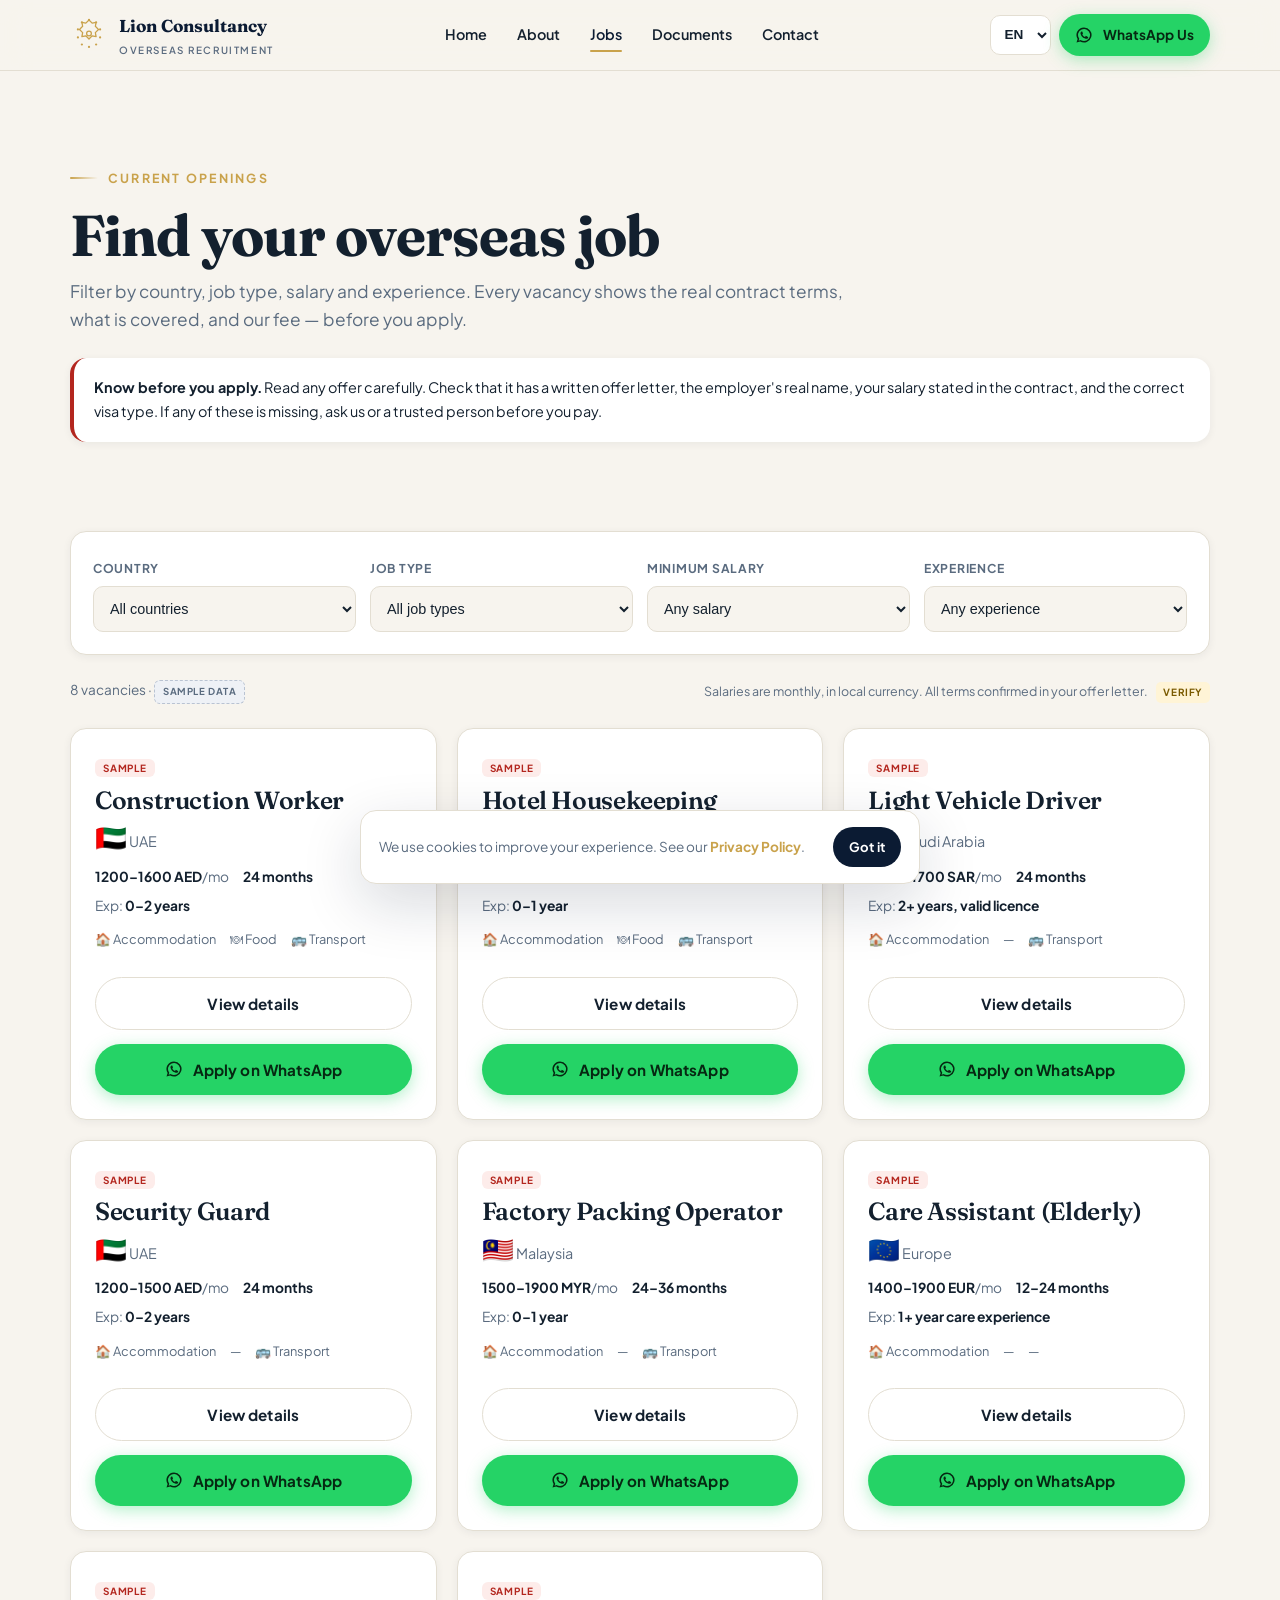
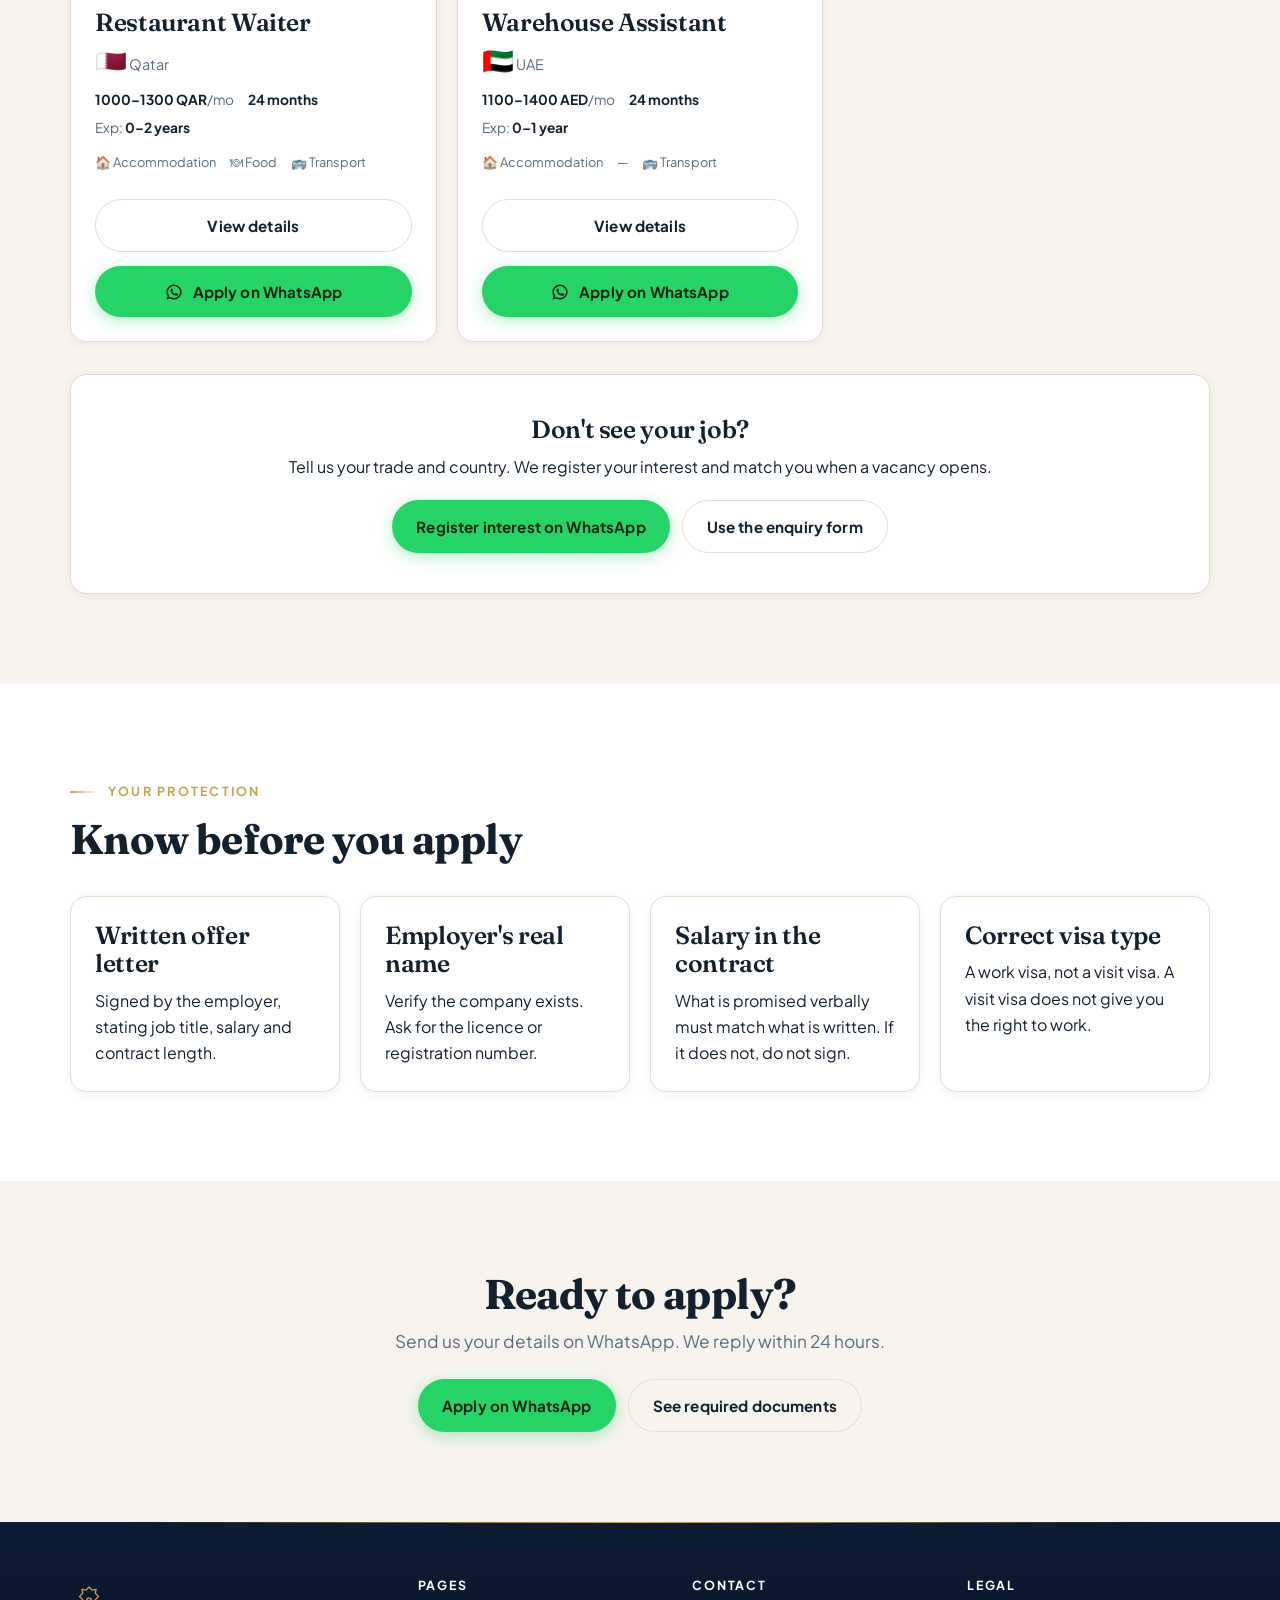
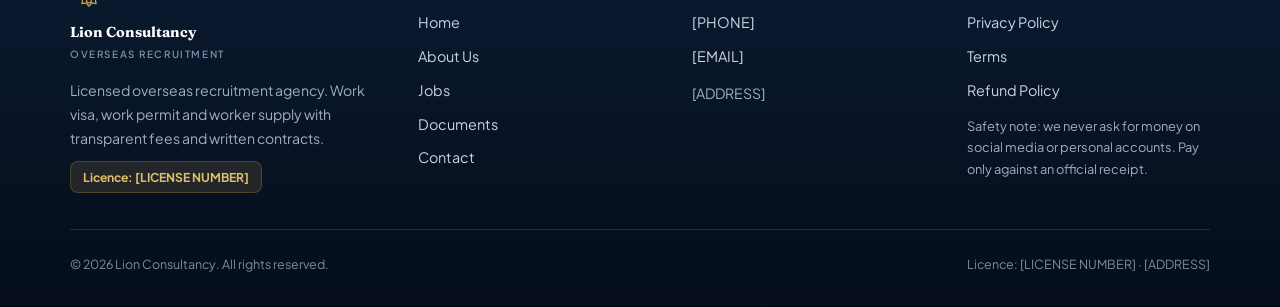
<file: jobs.html>
<!DOCTYPE html>
<html lang="en">
<head>
<meta charset="UTF-8">
<meta name="viewport" content="width=device-width, initial-scale=1">
<title>Current Job Vacancies Abroad — UAE, Qatar, Saudi, Malaysia, Europe | Lion Consultancy</title>
<meta name="description" content="Browse verified overseas job vacancies: construction, hospitality, driving, security, factory and healthcare. Transparent fees, written contracts, full visa support.">
<meta property="og:title" content="Job Vacancies Abroad — Lion Consultancy">
<meta property="og:description" content="Verified overseas vacancies with transparent fees and full visa support.">
<meta property="og:type" content="website">
<link rel="preconnect" href="https://fonts.googleapis.com">
<link rel="preconnect" href="https://fonts.gstatic.com" crossorigin>
<link href="https://fonts.googleapis.com/css2?family=Fraunces:wght@600;700&family=Plus+Jakarta+Sans:wght@400;500;600;700&display=swap" rel="stylesheet">
<link rel="stylesheet" href="style.css">
<link rel="icon" type="image/svg+xml" href="data:image/svg+xml,%3Csvg xmlns='http://www.w3.org/2000/svg' viewBox='0 0 32 32'%3E%3Crect width='32' height='32' rx='8' fill='%230B1B33'/%3E%3Cpath d='M16 6l3 3 4-1-1 4 2 3-2 3-4-1-2 3-2-3-4 1 1-4-2-3 2-3 4 1z' fill='%23C9A24B'/%3E%3C/svg%3E">
<!-- META PIXEL PLACEHOLDER — paste pixel base code here -->
<script type="application/ld+json">
{
  "@context":"https://schema.org",
  "@type":"Organization",
  "name":"Lion Consultancy",
  "url":"https://example.com/",
  "telephone":"[PHONE]",
  "email":"[EMAIL]"
}
</script>
</head>
<body>

<!-- ============ HEADER ============ -->
<header class="site-header">
  <div class="header-inner">
    <a class="brand" href="index.html" aria-label="Lion Consultancy home">
      <svg viewBox="0 0 48 48" aria-hidden="true" role="img">
        <g fill="none" stroke="currentColor" stroke-width="1.6" stroke-linejoin="round">
          <path d="M24 5l4 4 5-1-1 5 4 4-4 4 1 5-5-1-4 4-4-4-5 1 1-5-4-4 4-4-1-5 5 1z"/>
          <circle cx="24" cy="22" r="3"/>
        </g>
        <g fill="currentColor"><circle cx="24" cy="5" r="1.4"/><circle cx="33" cy="8" r="1.4"/><circle cx="38" cy="17" r="1.4"/><circle cx="38" cy="27" r="1.4"/><circle cx="33" cy="36" r="1.4"/><circle cx="24" cy="39" r="1.4"/><circle cx="15" cy="36" r="1.4"/><circle cx="10" cy="27" r="1.4"/><circle cx="10" cy="17" r="1.4"/><circle cx="15" cy="8" r="1.4"/></g>
      </svg>
      <div>Lion Consultancy<small>Overseas Recruitment</small></div>
    </a>
    <nav class="nav-desktop" aria-label="Primary">
      <a href="index.html">Home</a>
      <a href="about.html">About</a>
      <a href="jobs.html">Jobs</a>
      <a href="documents.html">Documents</a>
      <a href="contact.html">Contact</a>
    </nav>
    <div class="header-actions">
      <select id="lang" class="lang-select" aria-label="Language">
        <option value="en">EN</option>
        <option value="hi">हिं</option>
        <option value="gu">ગુ</option>
      </select>
      <a class="btn btn-wa" data-wa="Hello Lion Consultancy, I want to apply for a job abroad. Please guide me." href="#" aria-label="WhatsApp Us">
        <svg viewBox="0 0 24 24" fill="currentColor" aria-hidden="true"><path d="M12 2a10 10 0 0 0-8.5 15.3L2 22l4.8-1.5A10 10 0 1 0 12 2zm0 18a8 8 0 0 1-4.1-1.1l-.3-.2-2.8.9.9-2.7-.2-.3A8 8 0 1 1 12 20zm4.4-6c-.2-.1-1.4-.7-1.6-.8-.2-.1-.4-.1-.5.1-.2.2-.6.8-.7 1-.1.2-.3.2-.5.1-.2-.1-1-.4-1.9-1.2-.7-.6-1.2-1.4-1.3-1.6-.1-.2 0-.4.1-.5l.4-.5c.1-.2.1-.3.2-.5 0-.2 0-.3-.1-.5-.1-.2-.5-1.4-.7-1.9-.2-.5-.4-.4-.5-.4h-.4c-.2 0-.5.1-.7.3-.2.2-.9.9-.9 2.2s.9 2.5 1 2.7c.1.2 1.8 2.8 4.4 3.9.6.3 1.1.4 1.5.5.6.2 1.2.2 1.6.1.5-.1 1.4-.6 1.6-1.1.2-.6.2-1 .1-1.1-.1-.1-.2-.2-.4-.3z"/></svg>
        <span data-i18n="wa">WhatsApp Us</span>
      </a>
      <button class="menu-toggle" aria-label="Open menu" aria-expanded="false" aria-controls="mobile-menu">
        <svg viewBox="0 0 24 24" fill="none" stroke="currentColor" stroke-width="2" stroke-linecap="round"><path d="M4 7h16M4 12h16M4 17h16"/></svg>
      </button>
    </div>
  </div>
  <div class="mobile-menu" id="mobile-menu">
    <nav aria-label="Mobile">
      <a href="index.html">Home</a>
      <a href="about.html">About Us</a>
      <a href="jobs.html">Jobs</a>
      <a href="documents.html">Documents</a>
      <a href="contact.html">Contact</a>
    </nav>
  </div>
</header>

<main>

<!-- ============ PAGE HEAD ============ -->
<section class="section" style="padding-bottom:0">
  <div class="container">
    <span class="eyebrow">Current openings</span>
    <h1>Find your overseas job</h1>
    <p class="lead mt-2">Filter by country, job type, salary and experience. Every vacancy shows the real contract terms, what is covered, and our fee — before you apply.</p>

    <div class="notice warn mt-6">
      <b>Know before you apply.</b> Read any offer carefully. Check that it has a written offer letter, the employer's real name, your salary stated in the contract, and the correct visa type. If any of these is missing, ask us or a trusted person before you pay.
    </div>
  </div>
</section>

<!-- ============ FILTERS + LISTINGS ============ -->
<section class="section">
  <div class="container">

    <form class="filters no-print" aria-label="Filter vacancies" onsubmit="return false">
      <div>
        <label for="f-country">Country</label>
        <select id="f-country"><option value="">All countries</option></select>
      </div>
      <div>
        <label for="f-type">Job type</label>
        <select id="f-type"><option value="">All job types</option></select>
      </div>
      <div>
        <label for="f-salary">Minimum salary</label>
        <select id="f-salary">
          <option value="">Any salary</option>
          <option value="1000">1000+</option>
          <option value="1200">1200+</option>
          <option value="1500">1500+</option>
          <option value="1800">1800+</option>
        </select>
      </div>
      <div>
        <label for="f-exp">Experience</label>
        <select id="f-exp">
          <option value="">Any experience</option>
          <option value="0">Fresher / 0–1 year</option>
          <option value="2">2+ years</option>
        </select>
      </div>
    </form>

    <div style="display:flex;justify-content:space-between;align-items:center;gap:12px;flex-wrap:wrap">
      <p style="font-size:.85rem;color:var(--muted);margin:0"><span id="jobs-count">—</span> · <span class="badge-placeholder">Sample data</span></p>
      <p style="font-size:.78rem;color:var(--muted);margin:0">Salaries are monthly, in local currency. All terms confirmed in your offer letter. <span class="verify-tag">Verify</span></p>
    </div>

    <div class="grid grid-3 mt-6" id="jobs-grid" aria-live="polite"></div>

    <!-- Don't see your job -->
    <div class="card mt-8" style="text-align:center;padding:clamp(24px,4vw,40px)">
      <h3>Don't see your job?</h3>
      <p class="mt-2" style="margin-inline:auto">Tell us your trade and country. We register your interest and match you when a vacancy opens.</p>
      <div style="display:flex;gap:12px;justify-content:center;flex-wrap:wrap;margin-top:20px">
        <a class="btn btn-wa" data-wa="Hello Lion Consultancy, I did not find my job on the website. Please register my interest. My trade: ____, country: ____, experience: ____." href="#">Register interest on WhatsApp</a>
        <a class="btn btn-ghost" href="contact.html">Use the enquiry form</a>
      </div>
    </div>

  </div>
</section>

<!-- ============ WHAT TO CHECK ============ -->
<section class="section" style="background:var(--paper)">
  <div class="container">
    <span class="eyebrow">Your protection</span>
    <h2>Know before you apply</h2>
    <div class="grid grid-4 mt-8">
      <div class="card reveal"><h3>Written offer letter</h3><p>Signed by the employer, stating job title, salary and contract length.</p></div>
      <div class="card reveal"><h3>Employer's real name</h3><p>Verify the company exists. Ask for the licence or registration number.</p></div>
      <div class="card reveal"><h3>Salary in the contract</h3><p>What is promised verbally must match what is written. If it does not, do not sign.</p></div>
      <div class="card reveal"><h3>Correct visa type</h3><p>A work visa, not a visit visa. A visit visa does not give you the right to work.</p></div>
    </div>
  </div>
</section>

<!-- ============ CTA ============ -->
<section class="section">
  <div class="container" style="text-align:center">
    <h2>Ready to apply?</h2>
    <p class="lead mt-2" style="margin-inline:auto">Send us your details on WhatsApp. We reply within 24 hours.</p>
    <div style="display:flex;gap:12px;justify-content:center;flex-wrap:wrap;margin-top:24px">
      <a class="btn btn-wa" data-wa="Hello Lion Consultancy, I am ready to apply. Please guide me on the next steps." href="#">Apply on WhatsApp</a>
      <a class="btn btn-ghost" href="documents.html">See required documents</a>
    </div>
  </div>
</section>

</main>

<!-- ============ FOOTER ============ -->
<footer class="site-footer">
  <div class="container">
    <div class="footer-grid">
      <div>
        <a class="brand" href="index.html" aria-label="Lion Consultancy">
          <svg viewBox="0 0 48 48" aria-hidden="true"><g fill="none" stroke="currentColor" stroke-width="1.6" stroke-linejoin="round"><path d="M24 5l4 4 5-1-1 5 4 4-4 4 1 5-5-1-4 4-4-4-5 1 1-5-4-4 4-4-1-5 5 1z"/><circle cx="24" cy="22" r="3"/></g></svg>
          <div>Lion Consultancy<small>Overseas Recruitment</small></div>
        </a>
        <p class="mt-2">Licensed overseas recruitment agency. Work visa, work permit and worker supply with transparent fees and written contracts.</p>
        <span class="footer-license">Licence: [LICENSE NUMBER]</span>
      </div>
      <div>
        <h4>Pages</h4>
        <a href="index.html">Home</a>
        <a href="about.html">About Us</a>
        <a href="jobs.html">Jobs</a>
        <a href="documents.html">Documents</a>
        <a href="contact.html">Contact</a>
      </div>
      <div>
        <h4>Contact</h4>
        <a data-call href="#">[PHONE]</a>
        <a data-mail href="#">[EMAIL]</a>
        <p class="mt-2">[ADDRESS]</p>
      </div>
      <div>
        <h4>Legal</h4>
        <a href="#">Privacy Policy</a>
        <a href="#">Terms</a>
        <a href="#">Refund Policy</a>
        <p class="mt-2" style="font-size:.8rem">Safety note: we never ask for money on social media or personal accounts. Pay only against an official receipt.</p>
      </div>
    </div>
    <div class="footer-bottom">
      <span>© <span id="yr"></span> Lion Consultancy. All rights reserved.</span>
      <span>Licence: [LICENSE NUMBER] · [ADDRESS]</span>
    </div>
  </div>
</footer>

<div class="mobile-bar">
  <a class="btn btn-navy" data-call href="#">
    <svg viewBox="0 0 24 24" fill="none" stroke="currentColor" stroke-width="2"><path d="M4 5c0 8 7 15 15 15l2-3-4-3-2 2c-2-1-4-3-5-5l2-2-3-4z"/></svg>
    Call
  </a>
  <a class="btn btn-wa" data-wa="Hello Lion Consultancy, I want to apply for a job abroad. Please guide me." href="#">
    <svg viewBox="0 0 24 24" fill="currentColor"><path d="M12 2a10 10 0 0 0-8.5 15.3L2 22l4.8-1.5A10 10 0 1 0 12 2zm0 18a8 8 0 0 1-4.1-1.1l-.3-.2-2.8.9.9-2.7-.2-.3A8 8 0 1 1 12 20zm4.4-6c-.2-.1-1.4-.7-1.6-.8-.2-.1-.4-.1-.5.1-.2.2-.6.8-.7 1-.1.2-.3.2-.5.1-.2-.1-1-.4-1.9-1.2-.7-.6-1.2-1.4-1.3-1.6-.1-.2 0-.4.1-.5l.4-.5c.1-.2.1-.3.2-.5 0-.2 0-.3-.1-.5-.1-.2-.5-1.4-.7-1.9-.2-.5-.4-.4-.5-.4h-.4c-.2 0-.5.1-.7.3-.2.2-.9.9-.9 2.2s.9 2.5 1 2.7c.1.2 1.8 2.8 4.4 3.9.6.3 1.1.4 1.5.5.6.2 1.2.2 1.6.1.5-.1 1.4-.6 1.6-1.1.2-.6.2-1 .1-1.1-.1-.1-.2-.2-.4-.3z"/></svg>
    WhatsApp
  </a>
</div>

<div class="consent" id="consent">
  <span>We use cookies to improve your experience. See our <a href="#" style="color:var(--gold);font-weight:700">Privacy Policy</a>.</span>
  <button class="btn btn-navy" data-consent>Got it</button>
</div>

<script src="script.js"></script>
<script>document.getElementById("yr").textContent = new Date().getFullYear();</script>
</body>
</html>
</file>
<file: style.css>
/* ============================================
   LION CONSULTANCY — Enhanced Stylesheet
   Graphics · Animations · Mobile-first
   ============================================ */

:root{
  --navy:#0B1B33;
  --navy-2:#132A4A;
  --navy-3:#1C3A63;
  --gold:#C9A24B;
  --gold-2:#E0BE6E;
  --gold-3:#F2D98F;
  --off-white:#F7F4EE;
  --paper:#FFFFFF;
  --ink:#13202E;
  --muted:#5A6B7F;
  --line:#E3DED2;
  --green:#25D366;
  --green-dark:#128C4A;
  --danger:#B3261E;
  --radius:16px;
  --radius-lg:24px;
  --radius-sm:10px;
  --shadow:0 8px 32px rgba(11,27,51,.10);
  --shadow-lg:0 20px 60px rgba(11,27,51,.16);
  --shadow-gold:0 8px 28px rgba(201,162,75,.35);
  --max:1180px;
  --font-display:"Fraunces","Playfair Display",Georgia,serif;
  --font-body:"Plus Jakarta Sans","Segoe UI",system-ui,-apple-system,sans-serif;
  --tap:48px;
  --ease:cubic-bezier(.22,.61,.36,1);
  --ease-spring:cubic-bezier(.34,1.56,.64,1);
}

@media (prefers-color-scheme: dark){
  :root{
    --navy:#060F1E;--navy-2:#0E1E36;--navy-3:#18304F;
    --off-white:#0A1220;--paper:#111C2E;
    --ink:#E9EEF6;--muted:#9AA8BC;--line:#22304A;
    --shadow:0 8px 32px rgba(0,0,0,.5);
    --shadow-lg:0 20px 60px rgba(0,0,0,.6);
  }
}
html[data-theme="dark"]{--navy:#060F1E;--off-white:#0A1220;--paper:#111C2E;--ink:#E9EEF6;--muted:#9AA8BC;--line:#22304A}

*{box-sizing:border-box;margin:0;padding:0}
html{scroll-behavior:smooth;-webkit-text-size-adjust:100%}
@media (prefers-reduced-motion:reduce){
  html{scroll-behavior:auto}
  *,*::before,*::after{animation-duration:.001ms!important;transition-duration:.001ms!important}
}
body{
  font-family:var(--font-body);font-size:16px;line-height:1.65;
  color:var(--ink);background:var(--off-white);
  -webkit-font-smoothing:antialiased;overflow-x:hidden;
  padding-bottom:72px;
}
@media(min-width:768px){ body{padding-bottom:0} }

img,svg{max-width:100%;display:block}
a{color:inherit;text-decoration:none}
button{font:inherit;cursor:pointer;border:none;background:none;color:inherit}
:focus-visible{outline:3px solid var(--gold);outline-offset:3px;border-radius:6px}
h1,h2,h3,h4{font-family:var(--font-display);line-height:1.15;letter-spacing:-.015em}
h1{font-size:clamp(2rem,6.5vw,3.6rem);font-weight:700}
h2{font-size:clamp(1.6rem,4.5vw,2.6rem);font-weight:700}
h3{font-size:clamp(1.15rem,2.8vw,1.55rem);font-weight:600}
p{max-width:65ch}

.container{max-width:var(--max);margin:0 auto;padding:0 20px}
.section{padding:clamp(48px,7vw,96px) 0;position:relative}
.eyebrow{
  font-family:var(--font-body);font-size:.78rem;font-weight:700;
  letter-spacing:.18em;text-transform:uppercase;color:var(--gold);
  display:inline-flex;align-items:center;gap:10px;margin-bottom:14px;
}
.eyebrow::before{content:"";width:28px;height:2px;background:linear-gradient(90deg,var(--gold),transparent);border-radius:2px}
.lead{font-size:1.08rem;color:var(--muted);max-width:60ch}

/* Decorative gradient orbs */
.orb{position:absolute;border-radius:50%;filter:blur(70px);opacity:.35;pointer-events:none;z-index:0}
.orb-gold{background:radial-gradient(circle,var(--gold),transparent 70%)}
.orb-navy{background:radial-gradient(circle,var(--navy-3),transparent 70%)}

/* ---- Buttons ---- */
.btn{
  display:inline-flex;align-items:center;justify-content:center;gap:10px;
  min-height:var(--tap);padding:13px 24px;border-radius:999px;
  font-weight:700;font-size:.95rem;letter-spacing:.01em;position:relative;overflow:hidden;
  transition:transform .25s var(--ease),box-shadow .25s var(--ease),background .25s var(--ease);
  white-space:nowrap;isolation:isolate;
}
.btn::before{
  content:"";position:absolute;inset:0;background:rgba(255,255,255,.18);
  transform:translateX(-100%);transition:transform .5s var(--ease);z-index:-1;
}
.btn:hover::before{transform:translateX(0)}
.btn:hover{transform:translateY(-2px)}
.btn:active{transform:translateY(0) scale(.98)}
.btn-wa{background:var(--green);color:#062812;box-shadow:0 4px 16px rgba(37,211,102,.35)}
.btn-wa:hover{background:#20c05a;box-shadow:0 8px 24px rgba(37,211,102,.5)}
.btn-gold{background:linear-gradient(135deg,var(--gold),var(--gold-2));color:#241a05;box-shadow:var(--shadow-gold)}
.btn-gold:hover{background:linear-gradient(135deg,var(--gold-2),var(--gold-3))}
.btn-navy{background:var(--navy);color:#fff}
.btn-ghost{background:transparent;color:var(--ink);border:1.5px solid var(--line)}
.btn-ghost:hover{border-color:var(--gold);color:var(--gold);background:rgba(201,162,75,.06)}
.btn-block{width:100%}
.btn svg{width:18px;height:18px;flex-shrink:0;transition:transform .3s var(--ease)}
.btn:hover svg{transform:scale(1.1)}

/* Ripple */
.ripple{position:absolute;border-radius:50%;background:rgba(255,255,255,.5);transform:scale(0);animation:ripple .6s linear;pointer-events:none}
@keyframes ripple{to{transform:scale(4);opacity:0}}

/* ---- Header ---- */
.site-header{
  position:sticky;top:0;z-index:60;
  background:rgba(247,244,238,.85);
  backdrop-filter:blur(14px) saturate(1.4);
  -webkit-backdrop-filter:blur(14px) saturate(1.4);
  border-bottom:1px solid var(--line);
  transition:box-shadow .3s var(--ease),background .3s var(--ease);
}
.site-header.scrolled{box-shadow:0 4px 24px rgba(11,27,51,.08)}
html[data-theme="dark"] .site-header{background:rgba(10,18,32,.85)}
.header-inner{display:flex;align-items:center;justify-content:space-between;gap:14px;padding:12px 20px;max-width:var(--max);margin:0 auto}
.brand{display:flex;align-items:center;gap:11px;font-family:var(--font-display);font-weight:700;font-size:1.08rem;color:var(--navy);transition:transform .3s var(--ease)}
html[data-theme="dark"] .brand{color:var(--ink)}
.brand:hover{transform:scale(1.02)}
.brand svg{width:38px;height:38px;color:var(--gold);flex-shrink:0;transition:transform .6s var(--ease-spring)}
.brand:hover svg{transform:rotate(15deg) scale(1.1)}
.brand small{display:block;font-family:var(--font-body);font-size:.62rem;font-weight:600;letter-spacing:.16em;text-transform:uppercase;color:var(--muted);margin-top:1px}

.nav-desktop{display:none;align-items:center;gap:2px}
@media(min-width:900px){ .nav-desktop{display:flex} }
.nav-desktop a{padding:9px 14px;border-radius:10px;font-weight:600;font-size:.9rem;color:var(--ink);position:relative;transition:background .25s var(--ease),color .25s var(--ease)}
.nav-desktop a::after{content:"";position:absolute;left:14px;right:14px;bottom:4px;height:2px;background:var(--gold);border-radius:2px;transform:scaleX(0);transform-origin:left;transition:transform .3s var(--ease)}
.nav-desktop a:hover::after,.nav-desktop a[aria-current="page"]::after{transform:scaleX(1)}
.nav-desktop a:hover,.nav-desktop a[aria-current="page"]{color:var(--navy)}
html[data-theme="dark"] .nav-desktop a:hover,html[data-theme="dark"] .nav-desktop a[aria-current="page"]{color:var(--gold)}

.header-actions{display:flex;align-items:center;gap:8px}
.lang-select{min-height:40px;padding:8px 10px;border-radius:10px;background:var(--paper);border:1.5px solid var(--line);color:var(--ink);font-weight:600;font-size:.85rem;transition:border-color .25s var(--ease)}
.lang-select:hover{border-color:var(--gold)}
.header-actions .btn-wa{padding:10px 16px;font-size:.85rem;min-height:40px}
@media(max-width:520px){ .header-actions .btn-wa span{display:none} }

.menu-toggle{display:inline-flex;width:44px;height:44px;align-items:center;justify-content:center;border-radius:12px;background:var(--paper);border:1.5px solid var(--line);transition:transform .25s var(--ease)}
.menu-toggle:hover{transform:scale(1.05);border-color:var(--gold)}
@media(min-width:900px){ .menu-toggle{display:none} }
.menu-toggle svg{width:22px;height:22px}

.mobile-menu{display:none;border-top:1px solid var(--line);background:var(--paper);animation:slideDown .3s var(--ease)}
.mobile-menu.open{display:block}
@keyframes slideDown{from{opacity:0;transform:translateY(-8px)}to{opacity:1;transform:none}}
.mobile-menu nav{display:flex;flex-direction:column;padding:10px 20px 18px;gap:2px;max-width:var(--max);margin:0 auto}
.mobile-menu a{padding:14px 12px;border-radius:10px;font-weight:600;color:var(--ink);font-size:1rem;transition:background .2s var(--ease)}
.mobile-menu a:hover,.mobile-menu a[aria-current="page"]{background:var(--off-white);color:var(--navy)}

/* ---- Mobile bottom bar ---- */
.mobile-bar{
  position:fixed;left:0;right:0;bottom:0;z-index:70;
  display:grid;grid-template-columns:1fr 1fr;gap:8px;
  padding:8px 12px calc(8px + env(safe-area-inset-bottom));
  background:var(--paper);border-top:1px solid var(--line);
  box-shadow:0 -4px 16px rgba(0,0,0,.06);
}
.mobile-bar .btn{min-height:50px;font-size:.92rem}
@media(min-width:768px){ .mobile-bar{display:none} }

/* ============================================
   HERO — animated, illustrated
   ============================================ */
.hero{
  position:relative;overflow:hidden;
  background:
    radial-gradient(1100px 600px at 90% -10%,rgba(201,162,75,.18),transparent 60%),
    radial-gradient(900px 500px at -10% 100%,rgba(28,58,99,.6),transparent 55%),
    linear-gradient(160deg,var(--navy) 0%,var(--navy-2) 55%,var(--navy) 100%);
  color:#fff;padding:clamp(48px,8vw,100px) 0 clamp(60px,8vw,110px);
}
/* Floating particles */
.hero-particles{position:absolute;inset:0;pointer-events:none;z-index:0;overflow:hidden}
.hero-particles span{
  position:absolute;width:4px;height:4px;border-radius:50%;background:var(--gold-2);
  opacity:0;animation:floatUp linear infinite;
}
@keyframes floatUp{
  0%{opacity:0;transform:translateY(0) scale(1)}
  10%{opacity:.6}
  90%{opacity:.6}
  100%{opacity:0;transform:translateY(-120px) scale(.4)}
}
.hero-grid{display:grid;gap:44px;position:relative;z-index:1}
@media(min-width:980px){ .hero-grid{grid-template-columns:1.05fr .95fr;align-items:center} }
.hero .eyebrow{color:var(--gold-2);animation:fadeUp .8s var(--ease) both}
.hero h1{color:#fff;margin-bottom:18px;animation:fadeUp .8s .1s var(--ease) both}
.hero h1 em{
  font-style:normal;
  background:linear-gradient(90deg,var(--gold-2),var(--gold-3),var(--gold-2));
  background-size:200% auto;-webkit-background-clip:text;background-clip:text;
  -webkit-text-fill-color:transparent;
  animation:shimmer 4s linear infinite;
}
@keyframes shimmer{to{background-position:200% center}}
.hero .lead{color:#C9D3E2;font-size:1.12rem;max-width:52ch;animation:fadeUp .8s .2s var(--ease) both}
.hero-ctas{display:flex;flex-wrap:wrap;gap:12px;margin-top:28px;animation:fadeUp .8s .3s var(--ease) both}
.hero-trust{
  display:grid;grid-template-columns:repeat(2,1fr);gap:12px 20px;margin-top:36px;
  padding-top:24px;border-top:1px solid rgba(255,255,255,.14);
  animation:fadeUp .8s .4s var(--ease) both;
}
@media(min-width:640px){ .hero-trust{grid-template-columns:repeat(4,1fr)} }
.hero-trust div{display:flex;flex-direction:column;gap:2px}
.hero-trust b{font-family:var(--font-display);font-size:1.4rem;color:var(--gold-2);line-height:1}
.hero-trust span{font-size:.72rem;color:#9FAEC4;letter-spacing:.05em;text-transform:uppercase}

@keyframes fadeUp{from{opacity:0;transform:translateY(24px)}to{opacity:1;transform:none}}

.hero-visual{position:relative;animation:fadeUp 1s .3s var(--ease) both}
.hero-visual svg{width:100%;height:auto;filter:drop-shadow(0 24px 48px rgba(0,0,0,.4))}

/* Animated route dashes on hero map */
.route-anim{stroke-dasharray:8 8;animation:dash 1.6s linear infinite}
@keyframes dash{to{stroke-dashoffset:-32}}

/* Pulsing origin dot */
.pulse-dot{transform-origin:center;animation:pulse 2s ease-in-out infinite}
@keyframes pulse{0%,100%{opacity:.5;transform:scale(1)}50%{opacity:1;transform:scale(1.4)}}

/* Plane bobbing */
.plane{animation:bob 3s ease-in-out infinite}
@keyframes bob{0%,100%{transform:translate(0,0) rotate(-15deg)}50%{transform:translate(-4px,-6px) rotate(-15deg)}}

/* ---- Trust strip ---- */
.scam-strip{background:var(--paper);border-top:1px solid var(--line);border-bottom:1px solid var(--line);position:relative;overflow:hidden}
.checks{display:grid;gap:18px;margin-top:32px}
@media(min-width:760px){ .checks{grid-template-columns:repeat(2,1fr)} }
.check-card{
  display:grid;grid-template-columns:52px 1fr;gap:16px;align-items:start;
  padding:24px;border-radius:var(--radius);background:var(--off-white);
  border:1px solid var(--line);position:relative;overflow:hidden;
  transition:transform .3s var(--ease),box-shadow .3s var(--ease),border-color .3s var(--ease);
}
.check-card::before{
  content:"";position:absolute;top:0;left:0;width:4px;height:0;background:linear-gradient(var(--gold),var(--gold-2));
  transition:height .4s var(--ease);
}
.check-card:hover{transform:translateY(-4px);box-shadow:var(--shadow);border-color:rgba(201,162,75,.4)}
.check-card:hover::before{height:100%}
.check-card .num{
  width:52px;height:52px;border-radius:14px;display:grid;place-items:center;
  background:linear-gradient(135deg,var(--navy),var(--navy-3));color:var(--gold-2);
  font-family:var(--font-display);font-weight:700;font-size:1.2rem;
  box-shadow:0 4px 12px rgba(11,27,51,.25);transition:transform .4s var(--ease-spring);
}
.check-card:hover .num{transform:rotate(-8deg) scale(1.08)}
.check-card h3{font-size:1.08rem;margin-bottom:6px}
.check-card p{font-size:.92rem;color:var(--muted);margin:0}
.check-card .ok{display:inline-flex;align-items:center;gap:6px;margin-top:10px;font-size:.78rem;font-weight:700;color:var(--green-dark)}
html[data-theme="dark"] .check-card .ok{color:var(--green)}
.check-card .ok svg{width:14px;height:14px}

/* ---- Cards / grids ---- */
.grid{display:grid;gap:20px}
@media(min-width:680px){ .grid-2{grid-template-columns:repeat(2,1fr)} }
@media(min-width:760px){ .grid-3{grid-template-columns:repeat(3,1fr)} }
@media(min-width:900px){ .grid-4{grid-template-columns:repeat(4,1fr)} }

.card{
  background:var(--paper);border:1px solid var(--line);border-radius:var(--radius);
  padding:24px;box-shadow:var(--shadow-sm,0 2px 8px rgba(11,27,51,.06));
  transition:transform .35s var(--ease),box-shadow .35s var(--ease),border-color .35s var(--ease);
  position:relative;
}
.card:hover{transform:translateY(-5px);box-shadow:var(--shadow);border-color:rgba(201,162,75,.35)}
.card h3{margin-bottom:10px}

/* Job cards */
.job-card .job-top{display:flex;justify-content:space-between;align-items:start;gap:10px;margin-bottom:12px}
.job-card .flag{font-size:1.6rem;line-height:1;display:inline-block;transition:transform .4s var(--ease-spring)}
.job-card:hover .flag{transform:scale(1.2) rotate(8deg)}
.job-card .badge-sample{font-size:.62rem;font-weight:700;letter-spacing:.08em;text-transform:uppercase;color:var(--danger);background:#FDECEA;padding:3px 8px;border-radius:6px}
html[data-theme="dark"] .job-card .badge-sample{background:#3a1a17;color:#ffb4ad}
.job-meta{display:flex;flex-wrap:wrap;gap:6px 14px;margin:12px 0;font-size:.86rem;color:var(--muted)}
.job-meta b{color:var(--ink);font-weight:700}
.job-card .btn{margin-top:14px;width:100%}

/* ---- Process timeline ---- */
.timeline{display:grid;gap:0;margin-top:36px;position:relative}
.step{display:grid;grid-template-columns:56px 1fr;gap:18px;padding:0 0 30px;position:relative}
.step:not(:last-child)::before{
  content:"";position:absolute;left:27px;top:56px;bottom:0;width:2px;
  background:linear-gradient(var(--gold),var(--line));
}
.step .dot{
  width:56px;height:56px;border-radius:50%;display:grid;place-items:center;
  background:var(--paper);border:2px solid var(--gold);color:var(--navy);
  font-family:var(--font-display);font-weight:700;font-size:1.1rem;
  position:relative;z-index:1;transition:transform .4s var(--ease-spring),background .3s var(--ease);
}
.step:hover .dot{transform:scale(1.1);background:var(--gold);color:#fff}
html[data-theme="dark"] .step .dot{color:var(--gold)}
.step:hover .dot{color:#fff}
.step h3{font-size:1.08rem;margin-bottom:2px}
.step .time{font-size:.78rem;font-weight:700;color:var(--gold);text-transform:uppercase;letter-spacing:.08em}
.step p{font-size:.92rem;color:var(--muted);margin-top:4px}

/* ---- Tables ---- */
.table-wrap{overflow-x:auto;border-radius:var(--radius);border:1px solid var(--line);background:var(--paper);box-shadow:var(--shadow-sm,0 2px 8px rgba(11,27,51,.06))}
table{width:100%;border-collapse:collapse;font-size:.92rem;min-width:520px}
th,td{padding:16px;text-align:left;border-bottom:1px solid var(--line)}
th{background:linear-gradient(135deg,var(--navy),var(--navy-3));color:#fff;font-family:var(--font-body);font-weight:700;font-size:.78rem;letter-spacing:.08em;text-transform:uppercase}
tr:last-child td{border-bottom:none}
tbody tr{transition:background .2s var(--ease)}
tbody tr:hover{background:rgba(201,162,75,.05)}
td b{color:var(--navy)}
html[data-theme="dark"] td b{color:var(--gold)}
.verify-tag{display:inline-block;font-size:.62rem;font-weight:700;letter-spacing:.06em;text-transform:uppercase;padding:2px 7px;border-radius:5px;background:#FFF4D6;color:#7a5a00;margin-left:6px}
html[data-theme="dark"] .verify-tag{background:#3a2f0e;color:#ffd97a}

/* ---- Metrics band ---- */
.metrics{
  background:linear-gradient(135deg,var(--navy),var(--navy-2) 60%,var(--navy-3));
  color:#fff;border-radius:var(--radius-lg);padding:clamp(32px,5vw,56px);
  position:relative;overflow:hidden;
}
.metrics::before{
  content:"";position:absolute;top:-40%;right:-10%;width:60%;height:180%;
  background:radial-gradient(circle,rgba(201,162,75,.18),transparent 65%);
  pointer-events:none;
}
.metrics::after{
  content:"";position:absolute;bottom:-50%;left:-10%;width:50%;height:150%;
  background:radial-gradient(circle,rgba(37,211,102,.08),transparent 65%);
  pointer-events:none;
}
.metrics h2{color:#fff;position:relative}
.metrics .grid{margin-top:28px;position:relative}
.metric{text-align:left}
.metric .num{font-family:var(--font-display);font-size:clamp(2rem,5.5vw,3rem);color:var(--gold-2);line-height:1;transition:transform .3s var(--ease)}
.metric:hover .num{transform:scale(1.05)}
.metric .label{font-size:.82rem;color:#9FAEC4;margin-top:6px;text-transform:uppercase;letter-spacing:.06em}
.metric .note{font-size:.72rem;color:#7d8ba1;margin-top:6px}

/* ---- Services ---- */
.service{display:grid;grid-template-columns:56px 1fr;gap:16px;align-items:start}
.service .icon{
  width:56px;height:56px;border-radius:14px;
  background:linear-gradient(135deg,var(--navy),var(--navy-3));
  color:var(--gold-2);display:grid;place-items:center;
  box-shadow:0 6px 16px rgba(11,27,51,.25);
  transition:transform .4s var(--ease-spring);
}
.card:hover .service .icon{transform:rotate(-6deg) scale(1.08)}
.service .icon svg{width:28px;height:28px}

/* ---- Passport stamps ---- */
.stamps{display:flex;flex-wrap:wrap;gap:12px;margin-top:20px}
.stamp{
  display:inline-flex;align-items:center;gap:8px;padding:9px 16px;
  border:2px dashed var(--gold);border-radius:999px;color:var(--navy);
  font-size:.76rem;font-weight:700;letter-spacing:.06em;text-transform:uppercase;
  background:rgba(201,162,75,.05);transition:transform .3s var(--ease),background .3s var(--ease);
}
html[data-theme="dark"] .stamp{color:var(--gold-2)}
.stamp:hover{transform:scale(1.05) rotate(-2deg);background:rgba(201,162,75,.15)}
.stamp svg{width:14px;height:14px;color:var(--gold)}

/* ---- Forms ---- */
.form-card{background:var(--paper);border:1px solid var(--line);border-radius:var(--radius);padding:clamp(22px,4vw,34px);box-shadow:var(--shadow)}
.field{margin-bottom:18px;position:relative}
.field label{display:block;font-weight:700;font-size:.86rem;margin-bottom:7px}
.field .req{color:var(--danger)}
.field input,.field select,.field textarea{
  width:100%;min-height:var(--tap);padding:13px 15px;border-radius:12px;
  border:1.5px solid var(--line);background:var(--off-white);color:var(--ink);
  font-family:var(--font-body);font-size:1rem;transition:border-color .25s var(--ease),box-shadow .25s var(--ease),background .25s var(--ease);
}
.field textarea{min-height:100px;resize:vertical}
.field input:focus,.field select:focus,.field textarea:focus{border-color:var(--gold);outline:none;box-shadow:0 0 0 4px rgba(201,162,75,.18);background:var(--paper)}
.field .err{font-size:.78rem;color:var(--danger);margin-top:5px;display:none;animation:shake .4s var(--ease)}
.field.invalid .err{display:block}
.field.invalid input,.field.invalid select{border-color:var(--danger)}
@keyframes shake{0%,100%{transform:translateX(0)}25%{transform:translateX(-4px)}75%{transform:translateX(4px)}}
.form-success{display:none;padding:14px 18px;border-radius:12px;background:#E8F7EE;color:var(--green-dark);font-weight:600;font-size:.92rem;margin-top:14px;animation:fadeUp .5s var(--ease)}
.form-success.show{display:block}
html[data-theme="dark"] .form-success{background:#123425;color:#8be9b0}
.form-note{font-size:.8rem;color:var(--muted);margin-top:10px}

/* ---- Checklist ---- */
.checklist{display:grid;gap:10px;margin-top:18px}
.checklist-item{
  display:grid;grid-template-columns:auto 1fr;gap:14px;align-items:start;
  padding:16px 18px;border-radius:12px;background:var(--paper);
  border:1px solid var(--line);cursor:pointer;
  transition:transform .2s var(--ease),border-color .2s var(--ease),box-shadow .2s var(--ease);
}
.checklist-item:hover{transform:translateX(4px);border-color:rgba(201,162,75,.4);box-shadow:var(--shadow-sm,0 2px 8px rgba(11,27,51,.06))}
.checklist-item input{width:24px;height:24px;accent-color:var(--green-dark);margin-top:2px;cursor:pointer}
.checklist-item strong{font-size:.98rem}
.checklist-item .desc{font-size:.82rem;color:var(--muted);margin-top:3px}
.checklist-item .meta{font-size:.74rem;color:var(--gold);font-weight:700;margin-top:5px;text-transform:uppercase;letter-spacing:.05em}
.checklist-item input:checked ~ div strong{text-decoration:line-through;color:var(--muted)}
.checklist-progress{
  display:flex;align-items:center;gap:14px;margin-top:20px;
  padding:16px 18px;border-radius:12px;background:var(--navy);color:#fff;
}
.checklist-progress .bar{flex:1;height:10px;border-radius:99px;background:rgba(255,255,255,.15);overflow:hidden}
.checklist-progress .bar i{display:block;height:100%;width:0;background:linear-gradient(90deg,var(--gold),var(--gold-3));transition:width .5s var(--ease)}
.checklist-progress b{font-family:var(--font-display);font-size:1.15rem;color:var(--gold-2)}

/* Tabs */
.tabs{display:flex;gap:8px;flex-wrap:wrap;margin-bottom:20px}
.tab{padding:10px 18px;border-radius:99px;font-weight:700;font-size:.85rem;background:var(--paper);border:1.5px solid var(--line);color:var(--ink);transition:all .25s var(--ease)}
.tab:hover{border-color:var(--gold);transform:translateY(-1px)}
.tab[aria-selected="true"]{background:var(--navy);color:#fff;border-color:var(--navy);box-shadow:0 4px 12px rgba(11,27,51,.2)}
.tab-panel{display:none;animation:fadeUp .4s var(--ease)}
.tab-panel.active{display:block}

/* Filters */
.filters{display:grid;gap:14px;padding:22px;background:var(--paper);border:1px solid var(--line);border-radius:var(--radius);margin-bottom:24px;box-shadow:var(--shadow-sm,0 2px 8px rgba(11,27,51,.06))}
@media(min-width:680px){ .filters{grid-template-columns:repeat(4,1fr)} }
.filters label{font-size:.76rem;font-weight:700;text-transform:uppercase;letter-spacing:.06em;color:var(--muted)}
.filters select{width:100%;min-height:46px;padding:10px 12px;border-radius:10px;border:1.5px solid var(--line);background:var(--off-white);color:var(--ink);font-size:.9rem;margin-top:6px;transition:border-color .25s var(--ease)}
.filters select:hover{border-color:var(--gold)}

/* Contact options */
.contact-opt{display:flex;align-items:center;gap:16px;padding:22px;border-radius:var(--radius);border:1px solid var(--line);background:var(--paper);text-align:left;transition:transform .3s var(--ease),box-shadow .3s var(--ease),border-color .3s var(--ease)}
.contact-opt:hover{transform:translateY(-4px);box-shadow:var(--shadow);border-color:rgba(201,162,75,.4)}
.contact-opt .ico{width:52px;height:52px;border-radius:14px;display:grid;place-items:center;flex-shrink:0;color:#fff;transition:transform .4s var(--ease-spring)}
.contact-opt:hover .ico{transform:rotate(-8deg) scale(1.1)}
.contact-opt .ico.wa{background:linear-gradient(135deg,var(--green),#128C4A);box-shadow:0 6px 16px rgba(37,211,102,.35)}
.contact-opt .ico.call{background:linear-gradient(135deg,var(--navy),var(--navy-3));box-shadow:0 6px 16px rgba(11,27,51,.25)}
.contact-opt .ico.mail{background:linear-gradient(135deg,var(--gold),var(--gold-2));color:#241a05;box-shadow:0 6px 16px rgba(201,162,75,.35)}
.contact-opt .ico svg{width:26px;height:26px}
.contact-opt strong{display:block;font-size:1rem}
.contact-opt span{font-size:.82rem;color:var(--muted)}

/* FAQ */
details{background:var(--paper);border:1px solid var(--line);border-radius:var(--radius);margin-bottom:12px;overflow:hidden;transition:border-color .25s var(--ease),box-shadow .25s var(--ease)}
details:hover{border-color:rgba(201,162,75,.4)}
details[open]{box-shadow:var(--shadow-sm,0 2px 8px rgba(11,27,51,.06))}
summary{padding:18px 22px;font-weight:700;cursor:pointer;list-style:none;display:flex;justify-content:space-between;gap:12px;align-items:center}
summary::-webkit-details-marker{display:none}
summary::after{content:"+";font-size:1.5rem;color:var(--gold);line-height:1;transition:transform .3s var(--ease)}
details[open] summary::after{transform:rotate(45deg)}
details .body{padding:0 22px 20px;color:var(--muted);font-size:.94rem;animation:fadeUp .3s var(--ease)}

/* Footer */
.site-footer{background:linear-gradient(180deg,var(--navy),#050d1a);color:#C9D3E2;padding:56px 0 32px;position:relative;overflow:hidden}
.site-footer::before{content:"";position:absolute;top:0;left:50%;transform:translateX(-50%);width:80%;height:1px;background:linear-gradient(90deg,transparent,var(--gold),transparent)}
.footer-grid{display:grid;gap:32px}
@media(min-width:760px){ .footer-grid{grid-template-columns:1.3fr 1fr 1fr 1fr} }
.site-footer h4{color:#fff;font-family:var(--font-body);font-size:.78rem;letter-spacing:.14em;text-transform:uppercase;margin-bottom:14px}
.site-footer a{color:#C9D3E2;font-size:.9rem;display:block;padding:5px 0;transition:color .2s var(--ease),transform .2s var(--ease)}
.site-footer a:hover{color:var(--gold-2);transform:translateX(4px)}
.site-footer p,.site-footer li{font-size:.88rem;color:#9FAEC4;line-height:1.7;max-width:38ch}
.site-footer ul{list-style:none}
.site-footer .brand{color:#fff;margin-bottom:12px}
.site-footer .brand small{color:#7d8ba1}
.footer-bottom{margin-top:36px;padding-top:24px;border-top:1px solid rgba(255,255,255,.12);display:flex;flex-wrap:wrap;gap:10px 20px;justify-content:space-between;font-size:.78rem;color:#7d8ba1}
.footer-license{display:inline-block;padding:5px 12px;border-radius:8px;background:rgba(201,162,75,.14);color:var(--gold-2);font-weight:700;font-size:.76rem;margin-top:10px;border:1px solid rgba(201,162,75,.25)}

/* Consent */
.consent{position:fixed;left:12px;right:12px;bottom:82px;z-index:80;background:var(--paper);border:1px solid var(--line);border-radius:var(--radius);padding:16px 18px;box-shadow:var(--shadow-lg);display:none;align-items:center;gap:12px;flex-wrap:wrap;justify-content:space-between;font-size:.85rem;color:var(--muted);max-width:560px;margin:0 auto;animation:fadeUp .5s var(--ease)}
@media(min-width:768px){ .consent{bottom:16px} }
.consent.show{display:flex}
.consent .btn{min-height:40px;padding:8px 16px;font-size:.82rem}

/* Utility */
.mt-2{margin-top:8px}.mt-4{margin-top:16px}.mt-6{margin-top:24px}.mt-8{margin-top:32px}
.center{text-align:center;margin-inline:auto}

/* Scroll reveal */
.reveal{opacity:0;transform:translateY(28px);transition:opacity .8s var(--ease),transform .8s var(--ease)}
.reveal.in{opacity:1;transform:none}
.reveal[data-delay="1"]{transition-delay:.1s}
.reveal[data-delay="2"]{transition-delay:.2s}
.reveal[data-delay="3"]{transition-delay:.3s}
@media (prefers-reduced-motion:reduce){ .reveal{opacity:1;transform:none} }

/* Notice */
.notice{padding:18px 20px;border-radius:var(--radius);border-left:4px solid var(--gold);background:var(--paper);font-size:.9rem;color:var(--ink);box-shadow:var(--shadow-sm,0 2px 8px rgba(11,27,51,.06))}
.notice.warn{border-left-color:var(--danger)}
.notice.success{border-left-color:var(--green-dark)}

.badge-placeholder{display:inline-block;font-size:.6rem;font-weight:700;letter-spacing:.06em;text-transform:uppercase;padding:3px 8px;border-radius:6px;background:#EEF1F6;color:#5A6B7F;border:1px dashed #B9C3D2}

/* WhatsApp chat mockup */
.wa-mockup{background:#E5DDD5;border-radius:var(--radius);padding:18px;max-width:360px;margin:0 auto;position:relative;overflow:hidden}
html[data-theme="dark"] .wa-mockup{background:#1a2620}
.wa-mockup::before{content:"";position:absolute;inset:0;background:url("data:image/svg+xml,%3Csvg xmlns='http://www.w3.org/2000/svg' width='60' height='60'%3E%3Cpath d='M0 60L60 0M-10 10L10 -10M50 70L70 50' stroke='%23000' stroke-opacity='.03' stroke-width='1'/%3E%3C/svg%3E");pointer-events:none}
.wa-header{display:flex;align-items:center;gap:10px;background:#075E54;color:#fff;padding:10px 14px;border-radius:12px 12px 0 0;margin:-18px -18px 14px}
.wa-header .avatar{width:36px;height:36px;border-radius:50%;background:var(--gold);display:grid;place-items:center;font-weight:700;color:#241a05;font-family:var(--font-display)}
.wa-header b{font-size:.92rem}.wa-header small{display:block;font-size:.72rem;opacity:.8}
.wa-bubble{background:#fff;padding:10px 14px;border-radius:10px 10px 10px 2px;max-width:85%;font-size:.85rem;color:#111;margin-bottom:8px;box-shadow:0 1px 2px rgba(0,0,0,.08);animation:popIn .4s var(--ease-spring) both}
.wa-bubble.me{margin-left:auto;background:#DCF8C6;border-radius:10px 10px 2px 10px;animation-delay:.3s}
.wa-bubble.bot{animation-delay:.1s}
.wa-bubble.typing{animation-delay:.6s;padding:14px 16px}
@keyframes popIn{from{opacity:0;transform:translateY(8px) scale(.96)}to{opacity:1;transform:none}}
.wa-typing{display:inline-flex;gap:3px}
.wa-typing span{width:6px;height:6px;border-radius:50%;background:#5A6B7F;animation:typingBounce 1.2s ease-in-out infinite}
.wa-typing span:nth-child(2){animation-delay:.15s}
.wa-typing span:nth-child(3){animation-delay:.3s}
@keyframes typingBounce{0%,60%,100%{transform:translateY(0)}30%{transform:translateY(-4px)}}

/* Offer letter mockup */
.offer-mockup{background:var(--paper);border:1px solid var(--line);border-radius:var(--radius);padding:22px;box-shadow:var(--shadow);position:relative;overflow:hidden}
.offer-mockup::before{content:"";position:absolute;top:-30px;right:-30px;width:100px;height:100px;border-radius:50%;border:3px dashed var(--gold);opacity:.25}
.offer-mockup .stamp-badge{position:absolute;top:18px;right:18px;width:64px;height:64px;border-radius:50%;border:2px solid var(--gold);display:grid;place-items:center;color:var(--gold);font-weight:700;font-size:.6rem;text-transform:uppercase;text-align:center;transform:rotate(-15deg);background:rgba(201,162,75,.08)}
.offer-mockup h4{font-family:var(--font-body);font-size:.7rem;letter-spacing:.14em;text-transform:uppercase;color:var(--muted);margin-bottom:6px}
.offer-mockup .line{height:8px;background:var(--line);border-radius:4px;margin:8px 0}
.offer-mockup .line.short{width:60%}
.offer-mockup .line.gold{background:linear-gradient(90deg,var(--gold),transparent);width:40%}

/* Status tracker */
.tracker{display:flex;flex-direction:column;gap:0;margin-top:16px}
.tracker-step{display:flex;gap:14px;align-items:flex-start;position:relative;padding-bottom:20px}
.tracker-step:not(:last-child)::before{content:"";position:absolute;left:11px;top:26px;bottom:0;width:2px;background:var(--line)}
.tracker-step.done:not(:last-child)::before{background:var(--green-dark)}
.tracker-step .tick{width:24px;height:24px;border-radius:50%;border:2px solid var(--line);display:grid;place-items:center;flex-shrink:0;background:var(--paper);font-size:.7rem;font-weight:700;color:var(--muted)}
.tracker-step.done .tick{background:var(--green-dark);border-color:var(--green-dark);color:#fff}
.tracker-step.active .tick{border-color:var(--gold);color:var(--gold);animation:pulseGold 1.5s ease-in-out infinite}
@keyframes pulseGold{0%,100%{box-shadow:0 0 0 0 rgba(201,162,75,.4)}50%{box-shadow:0 0 0 6px rgba(201,162,75,0)}}
.tracker-step b{font-size:.9rem}.tracker-step small{display:block;font-size:.76rem;color:var(--muted);margin-top:2px}

/* Print */
@media print{
  .site-header,.mobile-bar,.site-footer,.consent,.btn,.no-print{display:none!important}
  body{background:#fff;color:#000;padding:0}
  .checklist-item{border:1px solid #ccc;break-inside:avoid}
  .checklist-item input{-webkit-appearance:checkbox;appearance:auto}
  main{padding:0}
}
</file>
